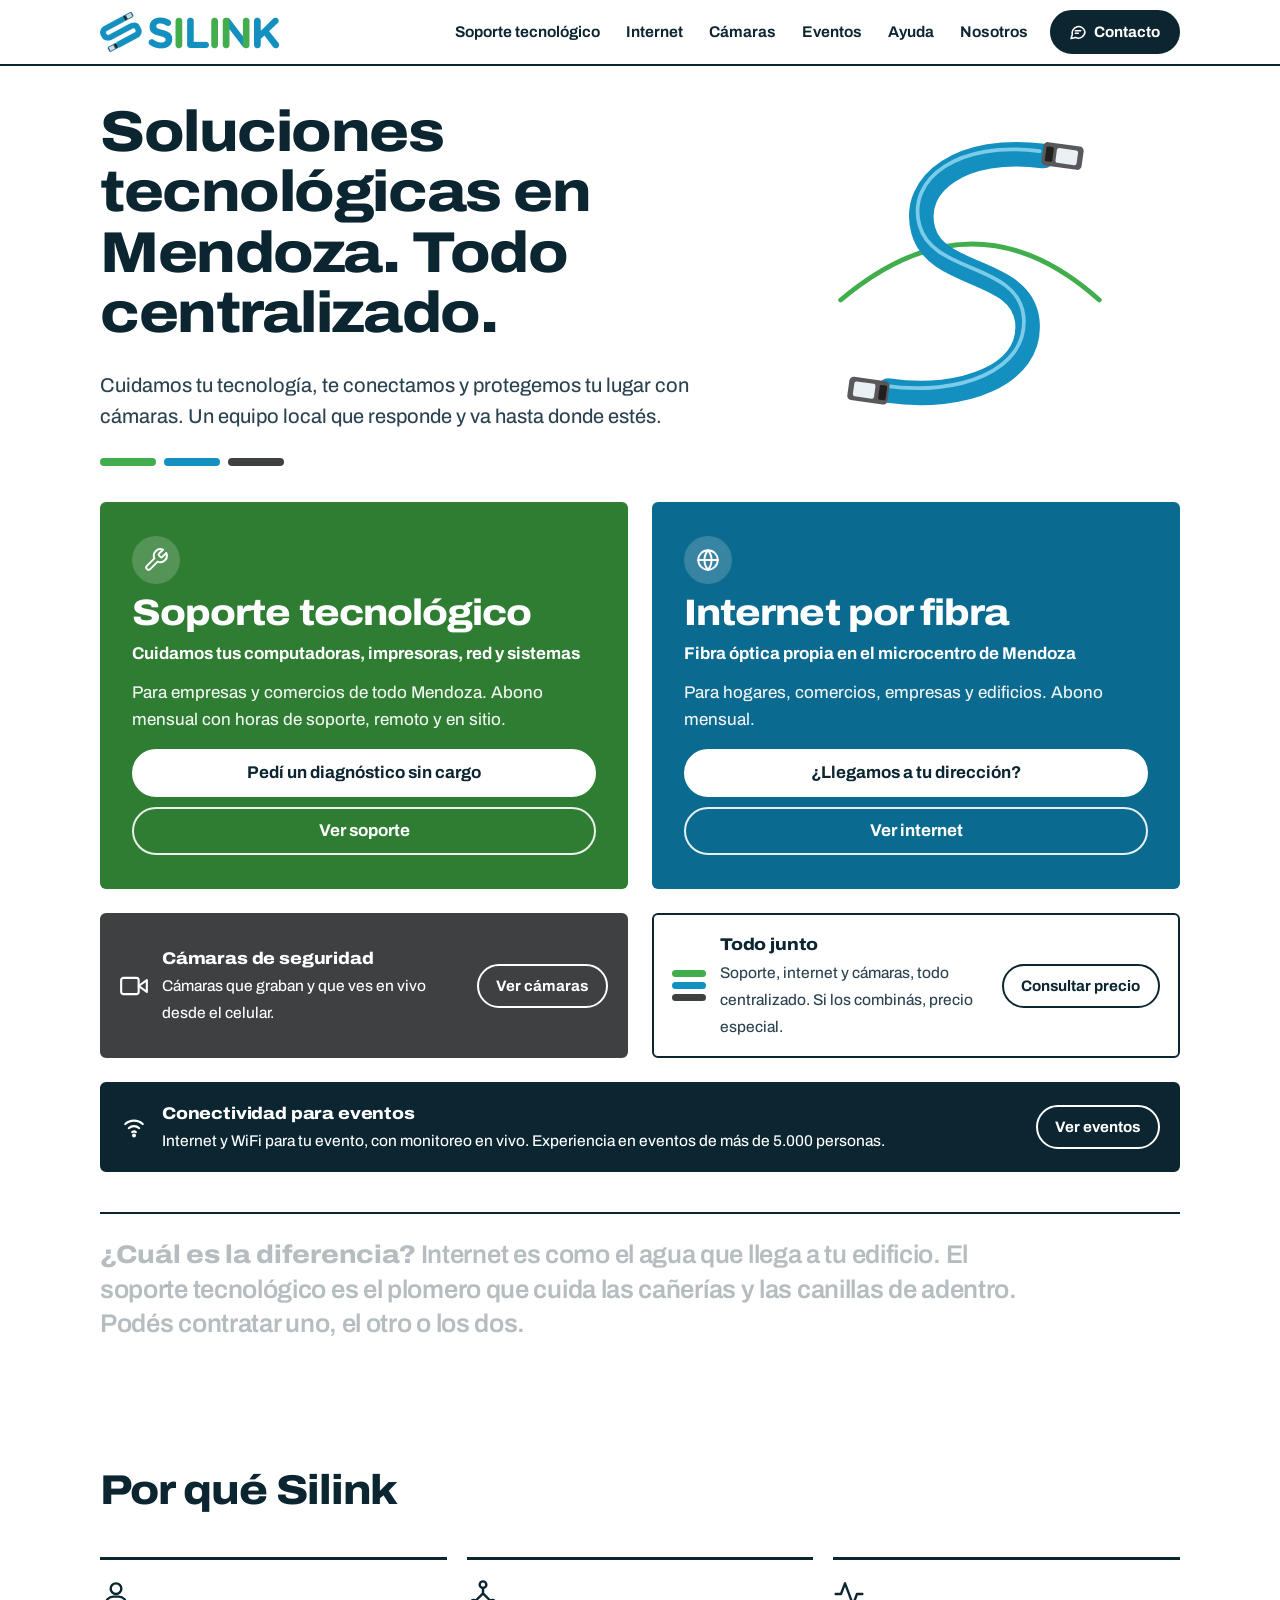
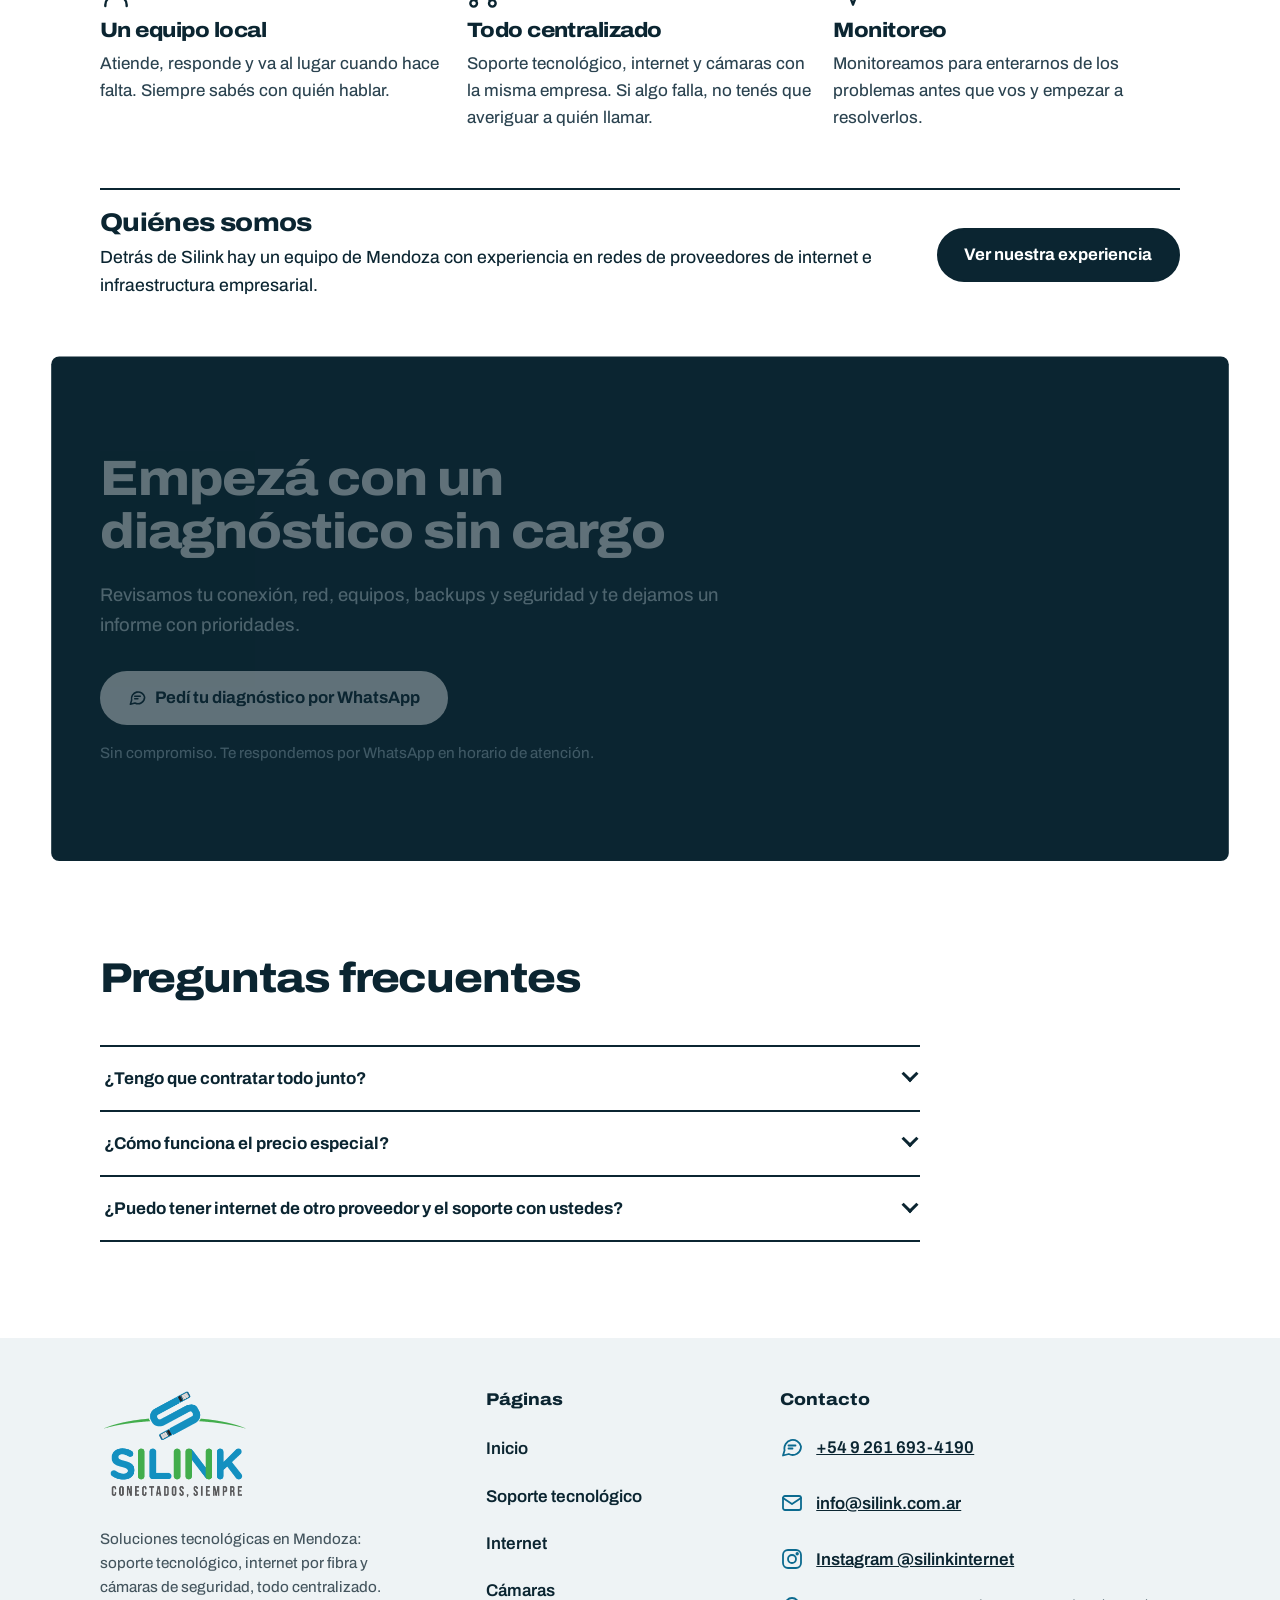
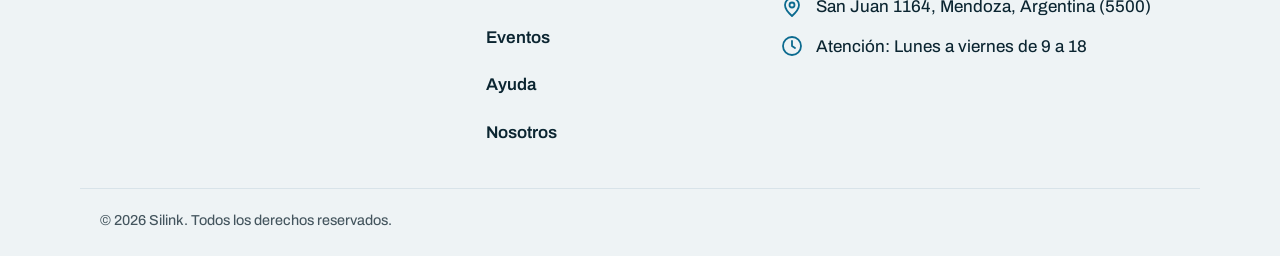
<file: index.html>
<!doctype html>
<html lang="es-AR">
<head>
  <meta charset="utf-8">
  <meta name="viewport" content="width=device-width, initial-scale=1">
  <title>Silink | Soporte, internet, cámaras y eventos en Mendoza</title>
  <meta name="description" content="Soluciones tecnológicas en Mendoza: soporte, internet por fibra en el microcentro, cámaras de seguridad y WiFi para eventos. Todo centralizado.">
  <meta name="theme-color" content="#0A2533">
  <link rel="canonical" href="https://silink.com.ar/">

  <link rel="icon" href="favicon.ico" sizes="48x48">
  <link rel="icon" type="image/png" sizes="32x32" href="assets/favicon-32.png">
  <link rel="apple-touch-icon" href="assets/apple-touch-icon.png">

  <meta property="og:type" content="website">
  <meta property="og:locale" content="es_AR">
  <meta property="og:site_name" content="Silink">
  <meta property="og:title" content="Silink | Soporte, internet, cámaras y eventos en Mendoza">
  <meta property="og:description" content="Soluciones tecnológicas en Mendoza: soporte, internet por fibra, cámaras de seguridad y WiFi para eventos. Todo centralizado.">
  <meta property="og:url" content="https://silink.com.ar/">
  <meta property="og:image" content="https://silink.com.ar/assets/og-image.png">
  <meta property="og:image:width" content="1200">
  <meta property="og:image:height" content="630">
  <meta property="og:image:alt" content="Silink: soluciones tecnológicas en Mendoza. Todo centralizado.">
  <meta name="twitter:card" content="summary_large_image">
  <meta name="twitter:title" content="Silink | Soporte, internet, cámaras y eventos en Mendoza">
  <meta name="twitter:description" content="Soluciones tecnológicas en Mendoza: soporte, internet por fibra, cámaras de seguridad y WiFi para eventos. Todo centralizado.">
  <meta name="twitter:image" content="https://silink.com.ar/assets/og-image.png">

  <link rel="preconnect" href="https://fonts.googleapis.com">
  <link rel="preconnect" href="https://fonts.gstatic.com" crossorigin>
  <link rel="stylesheet" href="https://fonts.googleapis.com/css2?family=Archivo:wdth,wght@62..125,100..900&display=swap">
  <link rel="stylesheet" href="css/styles.css">
  <link rel="stylesheet" href="css/marca.css">
  <script>document.documentElement.className += ' js';</script>
</head>
<body data-page="inicio" class="v2">
<script src="js/layout.js?v=20261127"></script>

<noscript>
  <p class="noscript">Para usar los botones activá JavaScript, o escribinos directo por WhatsApp: <a href="https://wa.me/5492616934190">+54 9 261 693-4190</a>. Páginas: <a href="soporte.html">Soporte tecnológico</a> · <a href="internet.html">Internet</a> · <a href="camaras.html">Cámaras</a> · <a href="eventos.html">Eventos</a> · <a href="ayuda.html">Ayuda</a> · <a href="nosotros.html">Nosotros</a>.</p>
</noscript>

<main id="contenido">

  <!-- 1. HERO -->
  <section id="inicio" class="hero" data-parallax aria-labelledby="hero-title">
    <div class="container hero__inner">
      <div class="hero__copy">
        <h1 id="hero-title">Soluciones tecnológicas en Mendoza. Todo centralizado.</h1>
        <p class="lead">Cuidamos tu tecnología, te conectamos y protegemos tu lugar con cámaras. Un equipo local que responde y va hasta donde estés.</p>
        <div class="strand" aria-hidden="true"><span class="strand__sup"></span><span class="strand__net"></span><span class="strand__cam"></span></div>
      </div>

      <!-- Cable en S (vectorial, inspirado en el isotipo). Decorativo: se dibuja una vez al cargar. -->
      <div class="cable" aria-hidden="true">
        <svg class="cable__v" viewBox="0 0 520 600" focusable="false">
          <path class="cable__arc" d="M20 330 Q270 120 505 330" fill="none" stroke="#42AD4C" stroke-width="9" stroke-linecap="round"/>
          <path class="cable__tube" pathLength="1" d="M400 60C250 40 150 110 175 200C200 290 360 270 370 370C380 470 250 520 110 500" fill="none" stroke="#1390C0" stroke-width="46" stroke-linecap="round"/>
          <path class="cable__shine" pathLength="1" d="M400 60C250 40 150 110 175 200C200 290 360 270 370 370C380 470 250 520 110 500" fill="none" stroke="#7CCBE9" stroke-width="7" stroke-linecap="round" transform="translate(-7 -9)"/>
          <g class="cable__plug" transform="rotate(8 436 60)"><rect x="398" y="38" width="76" height="44" rx="8" fill="#59595B"/><rect x="404" y="46" width="14" height="28" rx="3" fill="#221F1F"/><rect x="424" y="46" width="40" height="28" rx="4" fill="#EAF1F4"/></g>
          <g class="cable__plug" transform="rotate(8 72 500)"><rect x="34" y="478" width="76" height="44" rx="8" fill="#59595B"/><rect x="92" y="486" width="14" height="28" rx="3" fill="#221F1F"/><rect x="44" y="486" width="40" height="28" rx="4" fill="#EAF1F4"/></g>
        </svg>
        <svg class="cable__h" viewBox="0 0 600 150" focusable="false">
          <path class="cable__arc" d="M10 120 Q300 -10 590 120" fill="none" stroke="#42AD4C" stroke-width="6" stroke-linecap="round"/>
          <path class="cable__tube" pathLength="1" d="M90 95C190 95 210 40 300 48C390 56 380 110 470 105C505 103 520 75 530 72" fill="none" stroke="#1390C0" stroke-width="26" stroke-linecap="round"/>
          <path class="cable__shine" pathLength="1" d="M90 95C190 95 210 40 300 48C390 56 380 110 470 105C505 103 520 75 530 72" fill="none" stroke="#7CCBE9" stroke-width="5" stroke-linecap="round" transform="translate(-3 -5)"/>
          <g class="cable__plug"><rect x="18" y="78" width="76" height="34" rx="7" fill="#59595B"/><rect x="78" y="84" width="10" height="22" rx="2" fill="#221F1F"/><rect x="26" y="84" width="40" height="22" rx="3" fill="#EAF1F4"/></g>
          <g class="cable__plug" transform="rotate(-6 560 72)"><rect x="522" y="55" width="76" height="34" rx="7" fill="#59595B"/><rect x="526" y="61" width="10" height="22" rx="2" fill="#221F1F"/><rect x="544" y="61" width="42" height="22" rx="3" fill="#EAF1F4"/></g>
        </svg>
      </div>
    </div>
  </section>

  <!-- 2. LAS DOS PUERTAS -->
  <section id="servicios" class="section section--doors" aria-label="Nuestros servicios">
    <div class="container">
      <div class="doors">
        <article class="door door--sup" data-fx="left" aria-labelledby="door-sup">
          <span class="icon-badge icon-badge--green"><svg class="ico"><use href="#i-wrench"/></svg></span>
          <h2 id="door-sup">Soporte tecnológico</h2>
          <p class="tagline" data-bind="textos.bajadaSoporte">Cuidamos tus computadoras, impresoras, red y sistemas</p>
          <p class="door__for">Para empresas y comercios de todo Mendoza. Abono mensual con horas de soporte, remoto y en sitio.</p>
          <div class="door__actions">
            <a class="btn btn--blue btn--block" data-wa="diagnostico" href="#contacto">Pedí un diagnóstico sin cargo</a>
            <a class="btn btn--outline btn--block" href="soporte.html">Ver soporte</a>
          </div>
        </article>

        <article class="door door--net" data-fx="right" aria-labelledby="door-net">
          <span class="icon-badge icon-badge--blue"><svg class="ico"><use href="#i-globe"/></svg></span>
          <h2 id="door-net">Internet por fibra</h2>
          <p class="tagline tagline--net">Fibra óptica propia en el microcentro de Mendoza</p>
          <p class="door__for">Para hogares, comercios, empresas y edificios. Abono mensual.</p>
          <div class="door__actions">
            <a class="btn btn--blue btn--block" href="internet.html#cobertura">¿Llegamos a tu dirección?</a>
            <a class="btn btn--outline btn--block" href="internet.html">Ver internet</a>
          </div>
        </article>
      </div>

      <div class="strips">
        <a class="strip-link strip-link--cam" data-fx="up" href="camaras.html">
          <svg class="ico" aria-hidden="true"><use href="#i-camera"/></svg>
          <div><strong>Cámaras de seguridad</strong><span>Cámaras que graban y que ves en vivo desde el celular.</span></div>
          <span class="btn btn--outline btn--sm">Ver cámaras</span>
        </a>
        <a class="strip-link strip-link--all" data-fx="up" style="--d:120ms" href="#contacto" data-wa="todoEnUno" data-wa-tel="internet">
          <span class="strand strand--stack" aria-hidden="true"><span class="strand__sup"></span><span class="strand__net"></span><span class="strand__cam"></span></span>
          <div><strong>Todo junto</strong><span>Soporte, internet y cámaras, todo centralizado. Si los combinás, precio especial.</span></div>
          <span class="btn btn--outline btn--sm">Consultar precio</span>
        </a>
        <a class="strip-link strip-link--events" data-fx="up" style="--d:240ms" href="eventos.html">
          <svg class="ico" aria-hidden="true"><use href="#i-wifi"/></svg>
          <div><strong>Conectividad para eventos</strong><span>Internet y WiFi para tu evento, con monitoreo en vivo. Experiencia en eventos de más de 5.000 personas.</span></div>
          <span class="btn btn--outline btn--sm">Ver eventos</span>
        </a>
      </div>

      <!-- La diferencia -->
      <p class="analogy" data-words><strong>¿Cuál es la diferencia?</strong> Internet es como el agua que llega a tu edificio. El soporte tecnológico es el plomero que cuida las cañerías y las canillas de adentro. Podés contratar uno, el otro o los dos.</p>
    </div>
  </section>

  <!-- 4. POR QUÉ SILINK -->
  <section id="por-que" class="section" aria-labelledby="por-que-title">
    <div class="container">
      <header class="section__head">
        <h2 id="por-que-title">Por qué Silink</h2>
      </header>
      <div class="grid grid--stack3" data-fx-stagger>
        <article class="card service">
          <span class="icon-badge icon-badge--blue"><svg class="ico"><use href="#i-user"/></svg></span>
          <h3>Un equipo local</h3>
          <p>Atiende, responde y va al lugar cuando hace falta. Siempre sabés con quién hablar.</p>
        </article>
        <article class="card service">
          <span class="icon-badge icon-badge--blue"><svg class="ico"><use href="#i-network"/></svg></span>
          <h3>Todo centralizado</h3>
          <p>Soporte tecnológico, internet y cámaras con la misma empresa. Si algo falla, no tenés que averiguar a quién llamar.</p>
        </article>
        <article class="card service">
          <span class="icon-badge icon-badge--blue"><svg class="ico"><use href="#i-pulse"/></svg></span>
          <h3>Monitoreo</h3>
          <p>Monitoreamos para enterarnos de los problemas antes que vos y empezar a resolverlos.</p>
        </article>
      </div>

      <!-- Quiénes somos (adelanto) -->
      <div id="nosotros-adelanto" class="services-close">
        <div>
          <h3 id="adelanto-title" class="adelanto__title">Quiénes somos</h3>
          <p>Detrás de Silink hay un equipo de Mendoza con experiencia en redes de proveedores de internet e infraestructura empresarial.</p>
        </div>
        <a class="btn btn--blue btn--lg" href="nosotros.html">Ver nuestra experiencia</a>
      </div>
    </div>
  </section>

  <!-- 6. LLAMADO FINAL -->
  <section id="diagnostico" class="cta" data-scrub aria-labelledby="cta-title">
    <div class="container cta__inner">
      <h2 id="cta-title">Empezá con un diagnóstico sin cargo</h2>
      <p>Revisamos tu conexión, red, equipos, backups y seguridad y te dejamos un informe con prioridades.</p>
      <a class="btn btn--wa btn--lg" data-wa="diagnostico" href="#contacto">Pedí tu diagnóstico por WhatsApp</a>
      <p class="cta__small">Sin compromiso. Te respondemos por WhatsApp en horario de atención.</p>
    </div>
  </section>

  <!-- 10. PREGUNTAS FRECUENTES -->
  <section id="preguntas" class="section" aria-labelledby="faq-title">
    <div class="container container--narrow">
      <header class="section__head">
        <h2 id="faq-title">Preguntas frecuentes</h2>
      </header>
      <div class="faq">
        <details>
          <summary>¿Tengo que contratar todo junto?</summary>
          <p>No. Soporte tecnológico, internet y cámaras se pueden contratar por separado o juntos. Si los combinás, tenés un precio especial.</p>
        </details>
        <details>
          <summary>¿Cómo funciona el precio especial?</summary>
          <p>Contanos qué necesitás. Armamos cada propuesta según los servicios que combines.</p>
        </details>
        <details>
          <summary>¿Puedo tener internet de otro proveedor y el soporte con ustedes?</summary>
          <p>Sí. El soporte tecnológico funciona con cualquier proveedor de internet.</p>
        </details>
      </div>
    </div>
  </section>

</main>

<script src="js/config.js?v=20261127"></script>
<script src="js/main.js?v=20261127"></script>
</body>
</html>
</file>
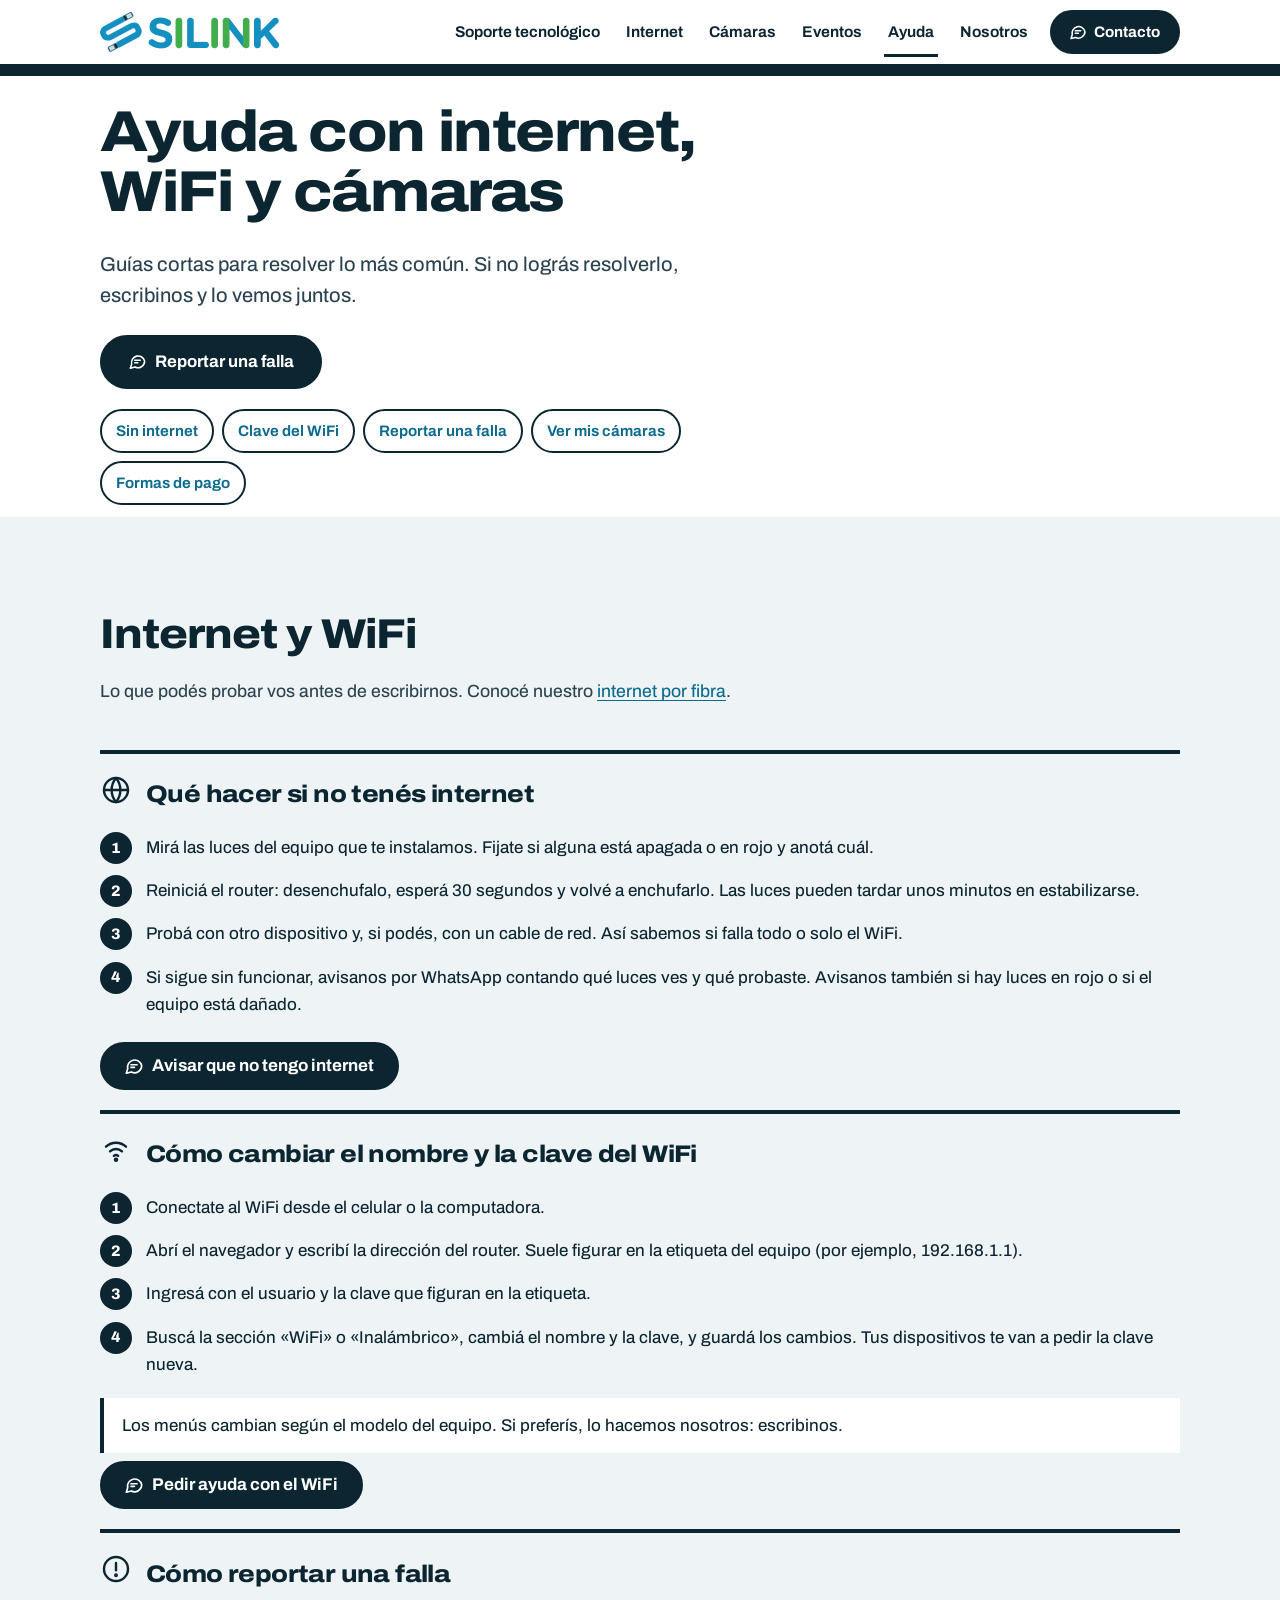
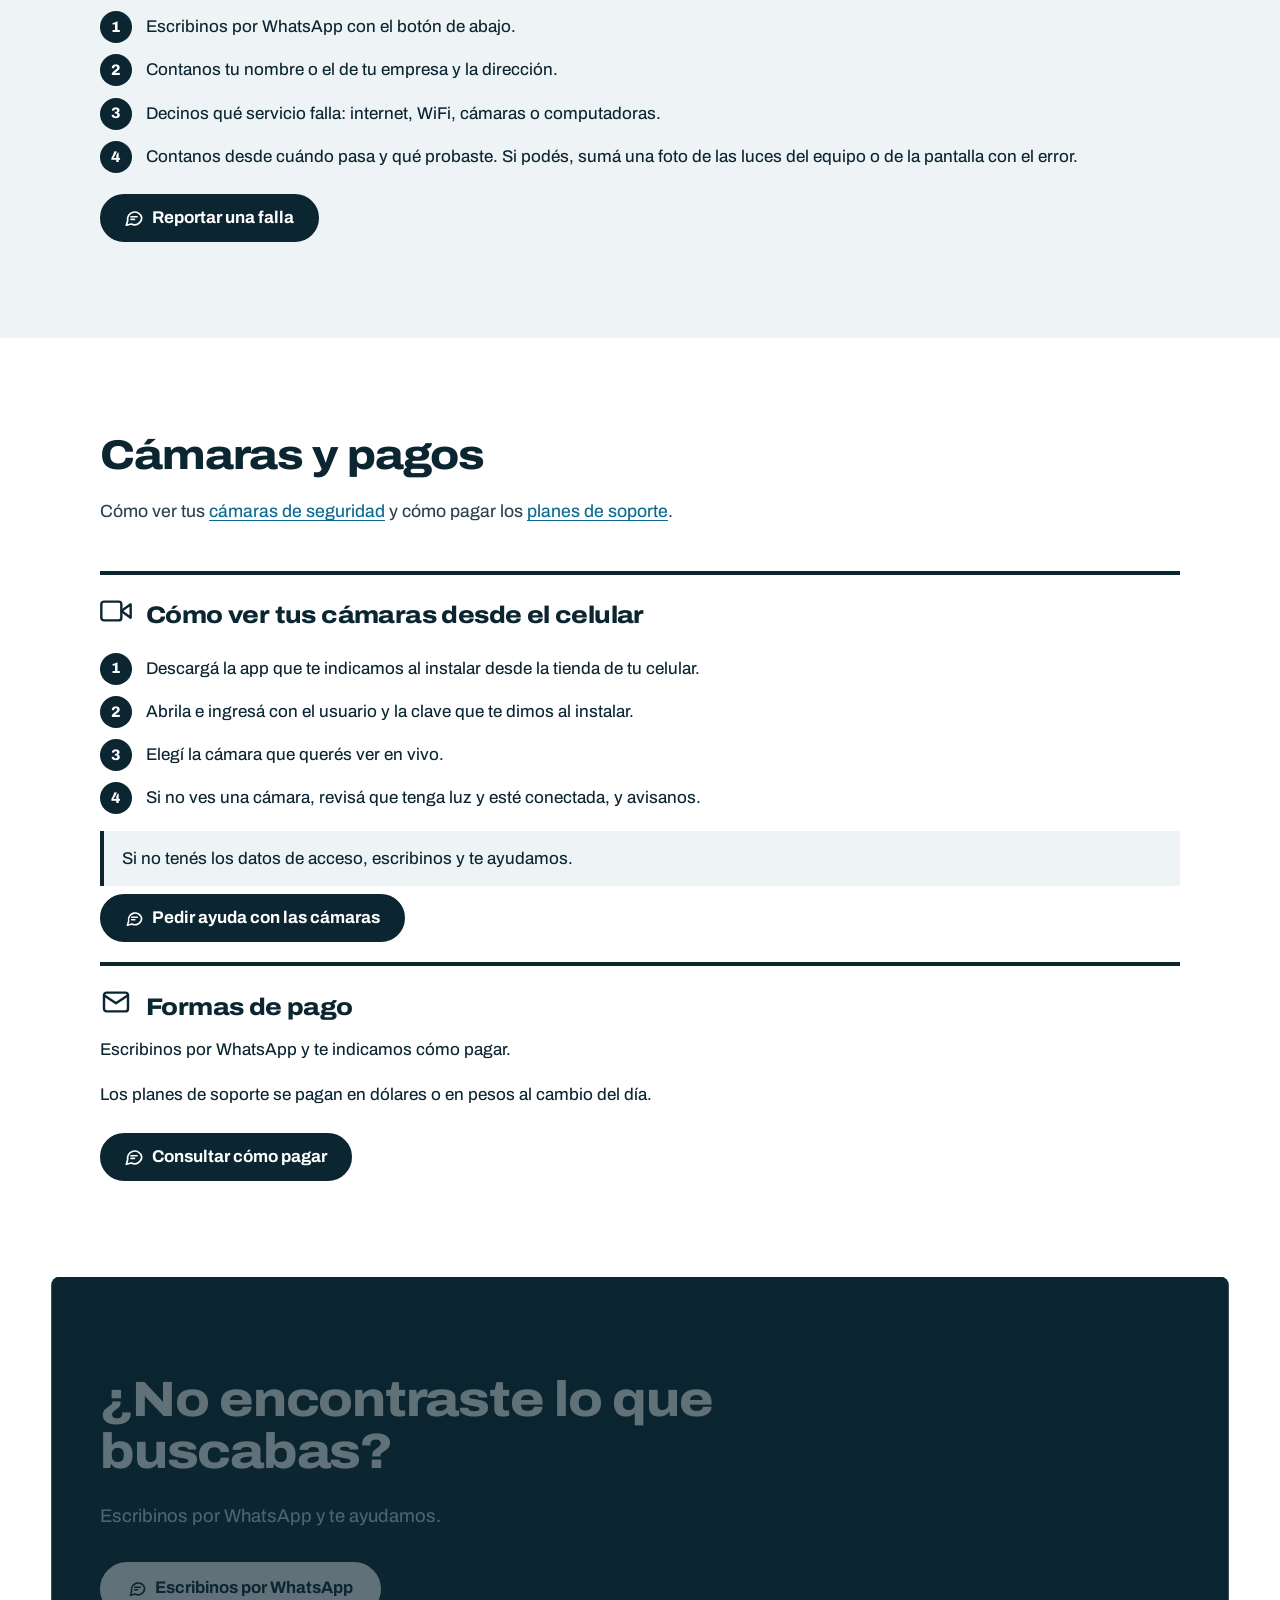
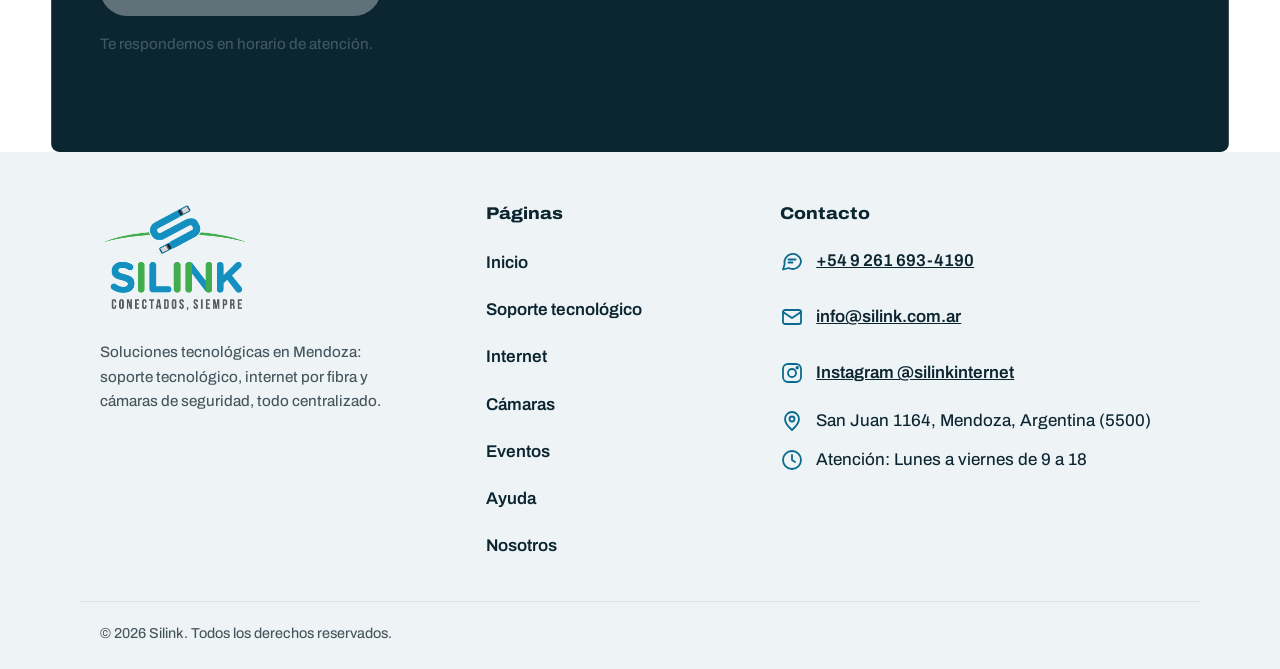
<file: ayuda.html>
<!doctype html>
<html lang="es-AR">
<head>
  <meta charset="utf-8">
  <meta name="viewport" content="width=device-width, initial-scale=1">
  <title>Ayuda: internet, WiFi y cámaras | Silink</title>
  <meta name="description" content="Guías cortas: qué hacer si no tenés internet, cómo cambiar la clave del WiFi, cómo reportar una falla y cómo ver tus cámaras desde el celular.">
  <meta name="theme-color" content="#0A2533">
  <link rel="canonical" href="https://silink.com.ar/ayuda.html">

  <link rel="icon" href="favicon.ico" sizes="48x48">
  <link rel="icon" type="image/png" sizes="32x32" href="assets/favicon-32.png">
  <link rel="apple-touch-icon" href="assets/apple-touch-icon.png">

  <meta property="og:type" content="website">
  <meta property="og:locale" content="es_AR">
  <meta property="og:site_name" content="Silink">
  <meta property="og:title" content="Ayuda: internet, WiFi y cámaras | Silink">
  <meta property="og:description" content="Guías cortas para resolver lo más común y cómo reportar una falla por WhatsApp.">
  <meta property="og:url" content="https://silink.com.ar/ayuda.html">
  <meta property="og:image" content="https://silink.com.ar/assets/og-image.png">
  <meta property="og:image:width" content="1200">
  <meta property="og:image:height" content="630">
  <meta property="og:image:alt" content="Silink: internet, soporte tecnológico y cámaras de seguridad en Mendoza">
  <meta name="twitter:card" content="summary_large_image">
  <meta name="twitter:title" content="Ayuda: internet, WiFi y cámaras | Silink">
  <meta name="twitter:description" content="Guías cortas para resolver lo más común y cómo reportar una falla por WhatsApp.">
  <meta name="twitter:image" content="https://silink.com.ar/assets/og-image.png">

  <link rel="preconnect" href="https://fonts.googleapis.com">
  <link rel="preconnect" href="https://fonts.gstatic.com" crossorigin>
  <link rel="stylesheet" href="https://fonts.googleapis.com/css2?family=Archivo:wdth,wght@62..125,100..900&display=swap">
  <link rel="stylesheet" href="css/styles.css">
  <link rel="stylesheet" href="css/marca.css">
  <script>document.documentElement.className += ' js';</script>
</head>
<body data-page="ayuda" class="v2">
<script src="js/layout.js?v=20261127"></script>

<noscript>
  <p class="noscript">Para usar los botones activá JavaScript, o escribinos directo por WhatsApp: <a href="https://wa.me/5492616934190">+54 9 261 693-4190</a>.</p>
</noscript>

<main id="contenido">

  <!-- HERO -->
  <section class="hero hero--page" data-parallax aria-labelledby="hero-title">
    <div class="container hero__inner">
      <div class="hero__copy">
        <h1 id="hero-title">Ayuda con internet, WiFi y cámaras</h1>
        <p class="lead">Guías cortas para resolver lo más común. Si no lográs resolverlo, escribinos y lo vemos juntos.</p>
        <div class="hero__actions">
          <a class="btn btn--wa btn--lg" data-wa="falla" href="#contacto">Reportar una falla</a>
        </div>
        <ul class="quicknav" aria-label="Guías">
          <li><a href="#sin-internet">Sin internet</a></li>
          <li><a href="#wifi">Clave del WiFi</a></li>
          <li><a href="#reportar">Reportar una falla</a></li>
          <li><a href="#camaras">Ver mis cámaras</a></li>
          <li><a href="#pagos">Formas de pago</a></li>
        </ul>
      </div>
    </div>
  </section>

  <!-- GUÍAS -->
  <section id="guias-internet" class="section section--soft" aria-labelledby="guias-internet-title">
    <div class="container container--narrow">
      <div class="section__head">
        <h2 id="guias-internet-title">Internet y WiFi</h2>
        <p>Lo que podés probar vos antes de escribirnos. Conocé nuestro <a href="internet.html">internet por fibra</a>.</p>
      </div>
      <div class="guides" data-fx-stagger>

        <article id="sin-internet" class="guide" aria-labelledby="g1-title">
          <div class="guide__head">
            <span class="icon-badge icon-badge--blue"><svg class="ico"><use href="#i-globe"/></svg></span>
            <h3 id="g1-title">Qué hacer si no tenés internet</h3>
          </div>
          <ol class="guide__steps">
            <li>Mirá las luces del equipo que te instalamos. Fijate si alguna está apagada o en rojo y anotá cuál.</li>
            <li>Reiniciá el router: desenchufalo, esperá 30 segundos y volvé a enchufarlo. Las luces pueden tardar unos minutos en estabilizarse.</li>
            <li>Probá con otro dispositivo y, si podés, con un cable de red. Así sabemos si falla todo o solo el WiFi.</li>
            <li>Si sigue sin funcionar, avisanos por WhatsApp contando qué luces ves y qué probaste. Avisanos también si hay luces en rojo o si el equipo está dañado.</li>
          </ol>
          <a class="btn btn--wa" data-wa="sinInternet" data-wa-tel="internet" href="#contacto">Avisar que no tengo internet</a>
        </article>

        <article id="wifi" class="guide" aria-labelledby="g2-title">
          <div class="guide__head">
            <span class="icon-badge icon-badge--blue"><svg class="ico"><use href="#i-wifi"/></svg></span>
            <h3 id="g2-title">Cómo cambiar el nombre y la clave del WiFi</h3>
          </div>
          <ol class="guide__steps">
            <li>Conectate al WiFi desde el celular o la computadora.</li>
            <li>Abrí el navegador y escribí la dirección del router. Suele figurar en la etiqueta del equipo (por ejemplo, 192.168.1.1).</li>
            <li>Ingresá con el usuario y la clave que figuran en la etiqueta.</li>
            <li>Buscá la sección «WiFi» o «Inalámbrico», cambiá el nombre y la clave, y guardá los cambios. Tus dispositivos te van a pedir la clave nueva.</li>
          </ol>
          <div class="callout"><p>Los menús cambian según el modelo del equipo. Si preferís, lo hacemos nosotros: escribinos.</p></div>
          <a class="btn btn--wa" data-wa="ayudaWifi" data-wa-tel="internet" href="#contacto">Pedir ayuda con el WiFi</a>
        </article>

        <article id="reportar" class="guide" aria-labelledby="g3-title">
          <div class="guide__head">
            <span class="icon-badge icon-badge--blue"><svg class="ico"><use href="#i-alert"/></svg></span>
            <h3 id="g3-title">Cómo reportar una falla</h3>
          </div>
          <ol class="guide__steps">
            <li>Escribinos por WhatsApp con el botón de abajo.</li>
            <li>Contanos tu nombre o el de tu empresa y la dirección.</li>
            <li>Decinos qué servicio falla: internet, WiFi, cámaras o computadoras.</li>
            <li>Contanos desde cuándo pasa y qué probaste. Si podés, sumá una foto de las luces del equipo o de la pantalla con el error.</li>
          </ol>
          <a class="btn btn--wa" data-wa="falla" href="#contacto">Reportar una falla</a>
        </article>

      </div>
    </div>
  </section>

  <!-- GUÍAS: cámaras y pagos -->
  <section id="guias-camaras" class="section" aria-labelledby="guias-camaras-title">
    <div class="container container--narrow">
      <div class="section__head">
        <h2 id="guias-camaras-title">Cámaras y pagos</h2>
        <p>Cómo ver tus <a href="camaras.html">cámaras de seguridad</a> y cómo pagar los <a href="soporte.html#planes">planes de soporte</a>.</p>
      </div>
      <div class="guides" data-fx-stagger>

        <article id="camaras" class="guide" aria-labelledby="g4-title">
          <div class="guide__head">
            <span class="icon-badge icon-badge--blue"><svg class="ico"><use href="#i-camera"/></svg></span>
            <h3 id="g4-title">Cómo ver tus cámaras desde el celular</h3>
          </div>
          <ol class="guide__steps">
            <li>Descargá <span data-bind="ayuda.appCamaras">la app que te indicamos al instalar</span> desde la tienda de tu celular.</li>
            <li>Abrila e ingresá con el usuario y la clave que te dimos al instalar.</li>
            <li>Elegí la cámara que querés ver en vivo.</li>
            <li>Si no ves una cámara, revisá que tenga luz y esté conectada, y avisanos.</li>
          </ol>
          <div class="callout"><p>Si no tenés los datos de acceso, escribinos y te ayudamos.</p></div>
          <a class="btn btn--wa" data-wa="ayudaCamaras" data-wa-tel="internet" href="#contacto">Pedir ayuda con las cámaras</a>
        </article>

        <article id="pagos" class="guide" aria-labelledby="g5-title">
          <div class="guide__head">
            <span class="icon-badge icon-badge--blue"><svg class="ico"><use href="#i-mail"/></svg></span>
            <h3 id="g5-title">Formas de pago</h3>
          </div>
          <ul id="pagos-lista" class="checklist" hidden></ul>
          <p id="pagos-vacio">Escribinos por WhatsApp y te indicamos cómo pagar.</p>
          <p>Los planes de soporte se pagan en dólares o en pesos al cambio del día.</p>
          <a class="btn btn--wa" data-wa="ayudaPagos" href="#contacto">Consultar cómo pagar</a>
        </article>

      </div>
    </div>
  </section>

  <!-- LLAMADO FINAL -->
  <section class="cta" data-scrub aria-labelledby="cta-title">
    <div class="container cta__inner">
      <h2 id="cta-title">¿No encontraste lo que buscabas?</h2>
      <p>Escribinos por WhatsApp y te ayudamos.</p>
      <a class="btn btn--wa btn--lg" data-wa="consulta" href="#contacto">Escribinos por WhatsApp</a>
      <p class="cta__small">Te respondemos en horario de atención.</p>
    </div>
  </section>

</main>

<script src="js/config.js?v=20261127"></script>
<script src="js/main.js?v=20261127"></script>
</body>
</html>
</file>
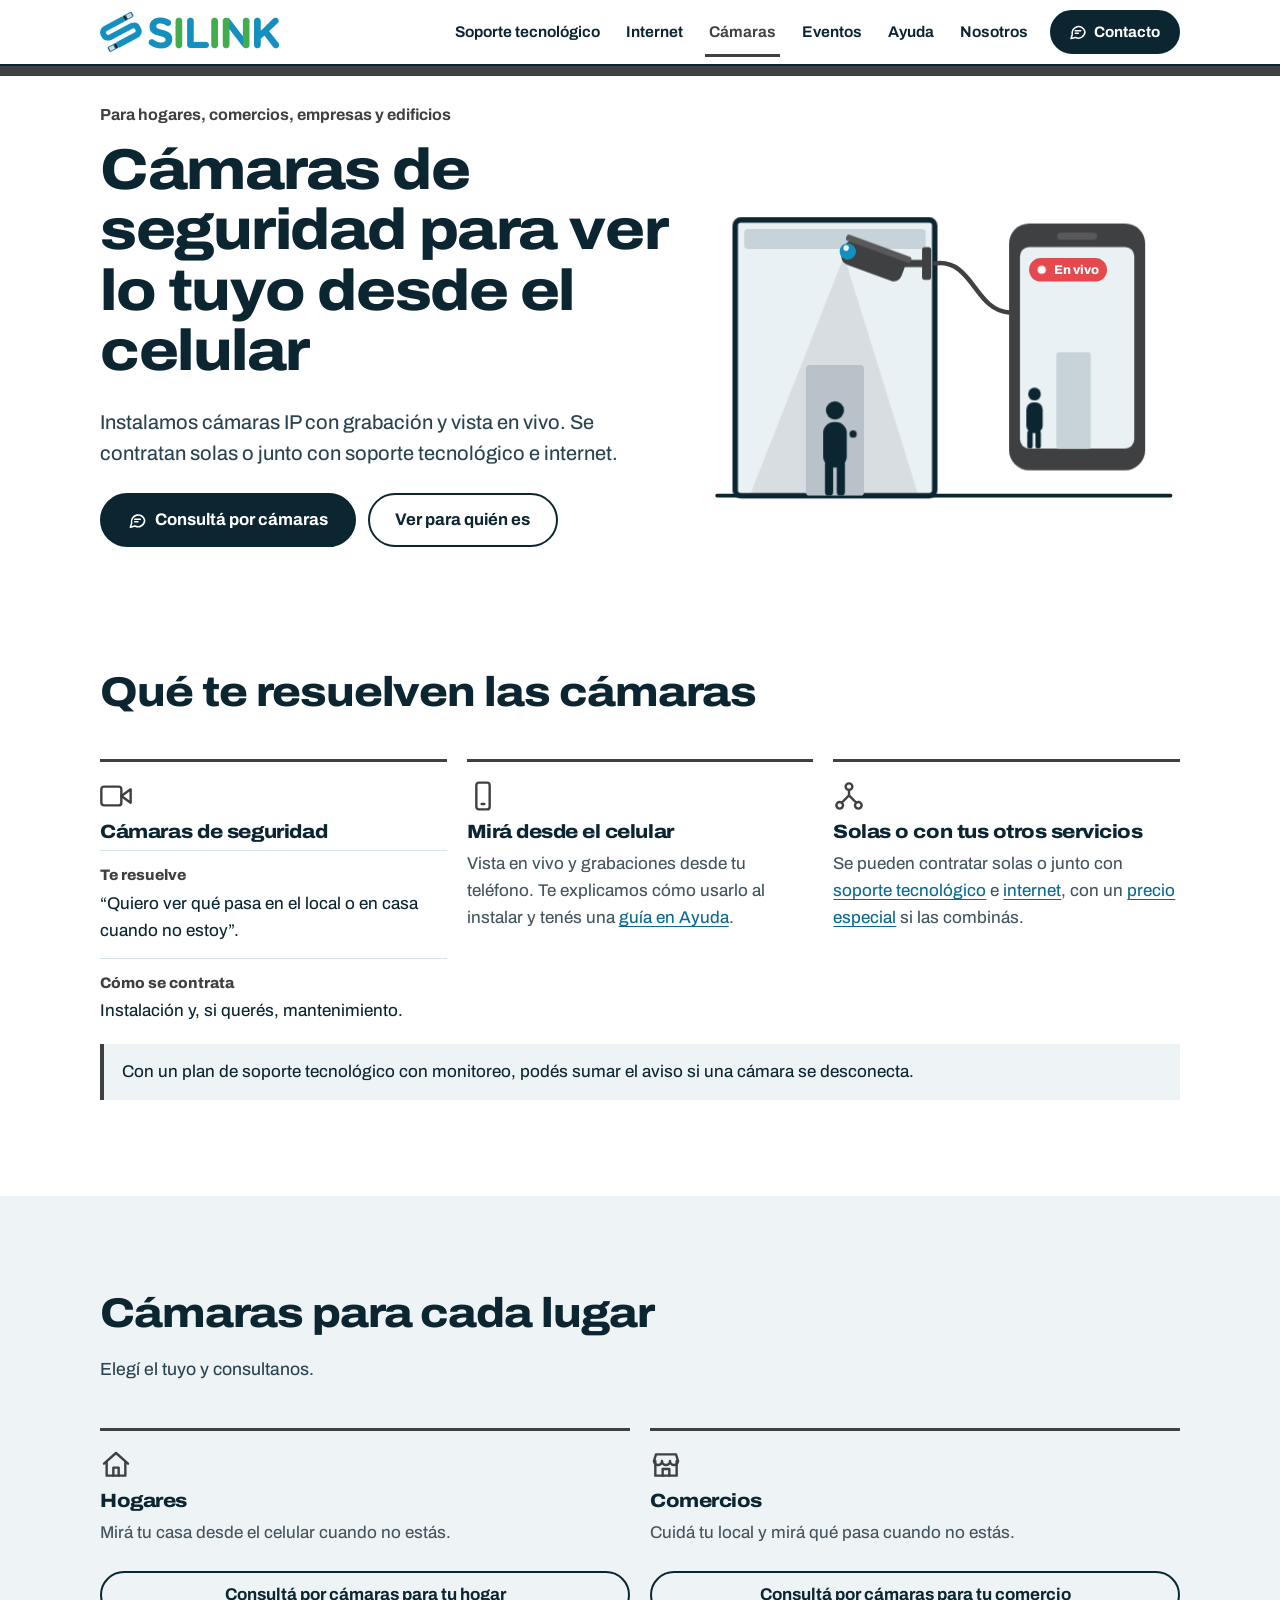
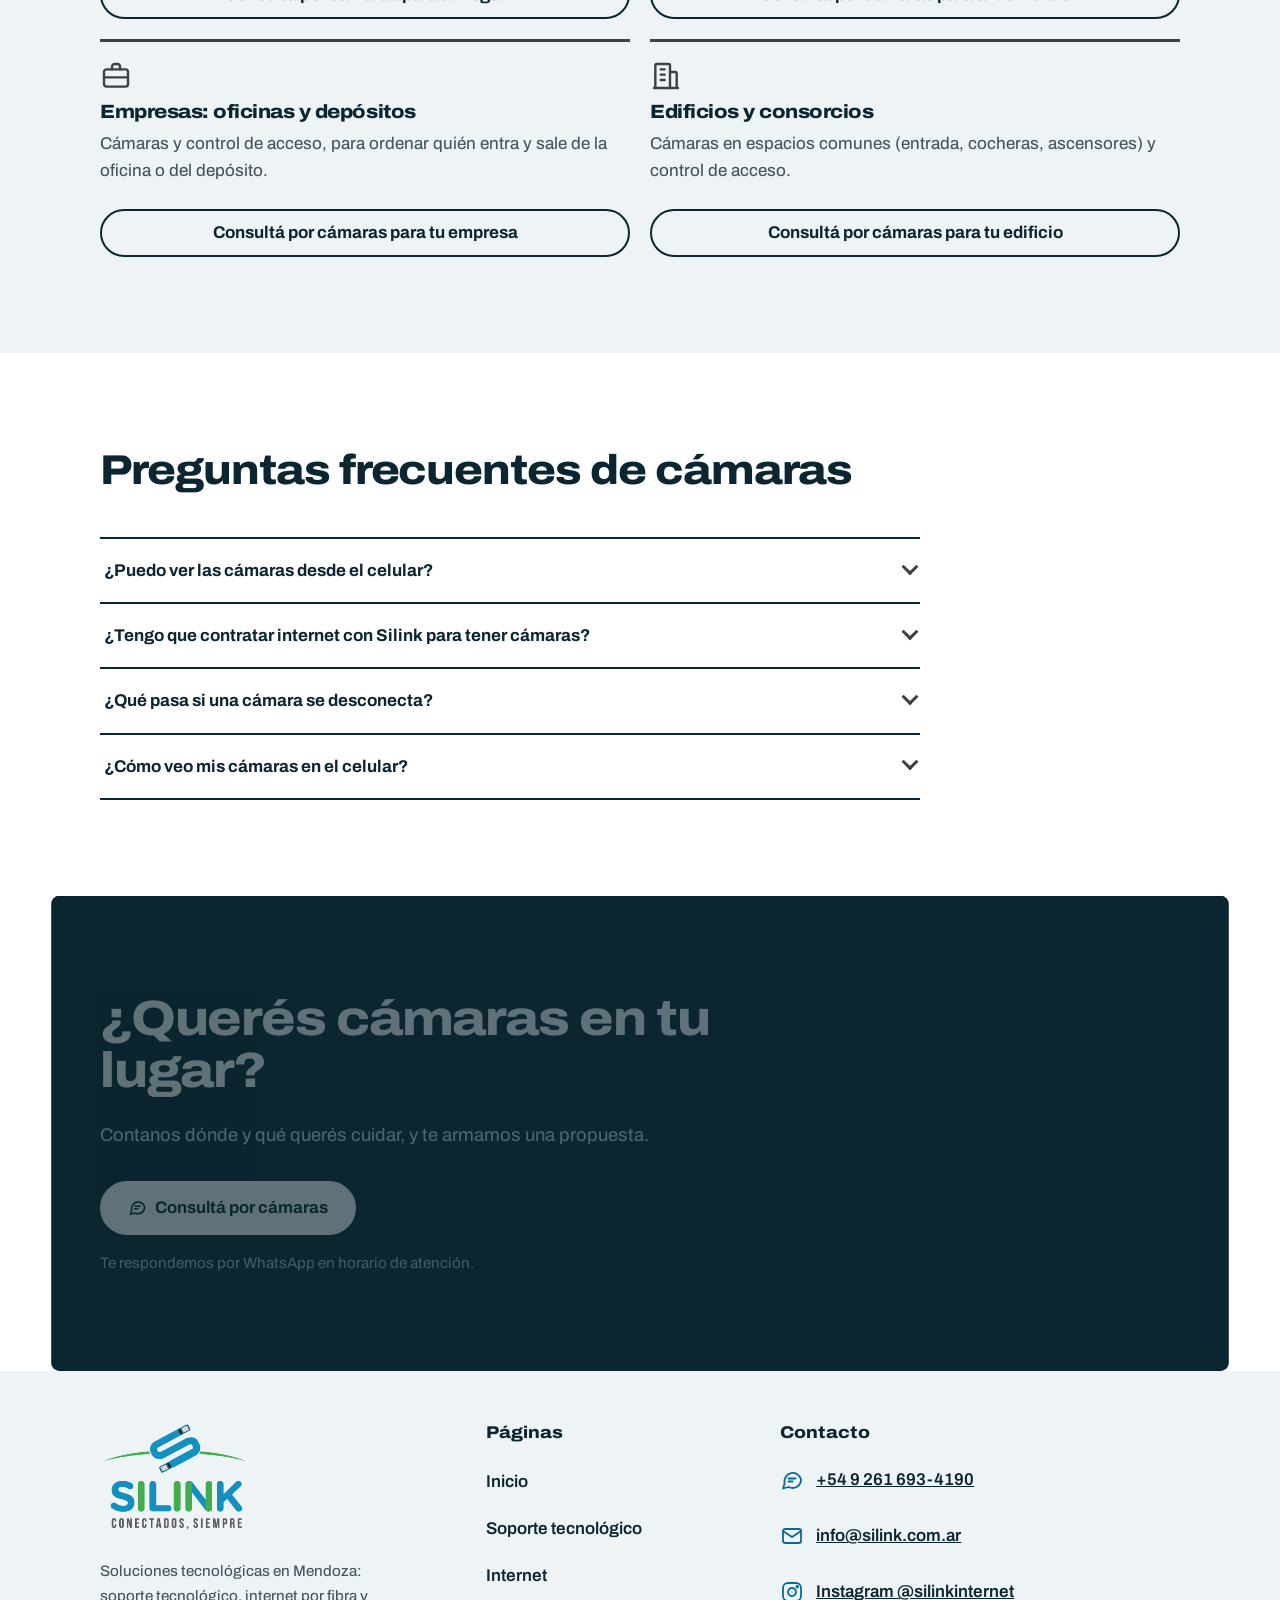
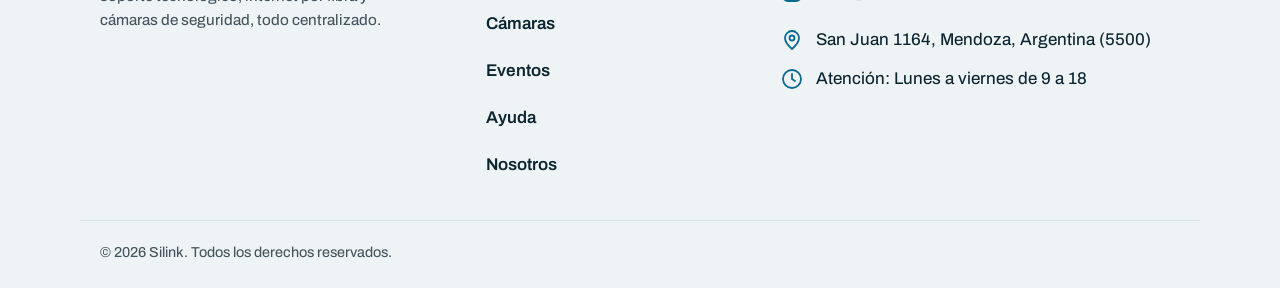
<file: camaras.html>
<!doctype html>
<html lang="es-AR">
<head>
  <meta charset="utf-8">
  <meta name="viewport" content="width=device-width, initial-scale=1">
  <title>Cámaras de seguridad en Mendoza | Silink</title>
  <meta name="description" content="Instalación de cámaras IP con grabación y vista en vivo desde el celular, para hogares, comercios, empresas y espacios comunes de edificios en Mendoza.">
  <meta name="theme-color" content="#0A2533">
  <link rel="canonical" href="https://silink.com.ar/camaras.html">

  <link rel="icon" href="favicon.ico" sizes="48x48">
  <link rel="icon" type="image/png" sizes="32x32" href="assets/favicon-32.png">
  <link rel="apple-touch-icon" href="assets/apple-touch-icon.png">

  <meta property="og:type" content="website">
  <meta property="og:locale" content="es_AR">
  <meta property="og:site_name" content="Silink">
  <meta property="og:title" content="Cámaras de seguridad en Mendoza | Silink">
  <meta property="og:description" content="Cámaras que graban y que ves en vivo desde el celular, para hogares, comercios, empresas y edificios.">
  <meta property="og:url" content="https://silink.com.ar/camaras.html">
  <meta property="og:image" content="https://silink.com.ar/assets/og-image.png">
  <meta property="og:image:width" content="1200">
  <meta property="og:image:height" content="630">
  <meta property="og:image:alt" content="Silink: soluciones tecnológicas en Mendoza. Todo centralizado.">
  <meta name="twitter:card" content="summary_large_image">
  <meta name="twitter:title" content="Cámaras de seguridad en Mendoza | Silink">
  <meta name="twitter:description" content="Cámaras que graban y que ves en vivo desde el celular, para hogares, comercios, empresas y edificios.">
  <meta name="twitter:image" content="https://silink.com.ar/assets/og-image.png">

  <link rel="preconnect" href="https://fonts.googleapis.com">
  <link rel="preconnect" href="https://fonts.gstatic.com" crossorigin>
  <link rel="stylesheet" href="https://fonts.googleapis.com/css2?family=Archivo:wdth,wght@62..125,100..900&display=swap">
  <link rel="stylesheet" href="css/styles.css">
  <link rel="stylesheet" href="css/marca.css">
  <script>document.documentElement.className += ' js';</script>
</head>
<body data-page="camaras" class="v2">
<script src="js/layout.js?v=20261127"></script>

<noscript>
  <p class="noscript">Para usar los botones activá JavaScript, o escribinos directo por WhatsApp: <a href="https://wa.me/5492616934190">+54 9 261 693-4190</a>.</p>
</noscript>

<main id="contenido">

  <!-- HERO -->
  <section class="hero hero--page hero--art" data-parallax aria-labelledby="hero-title">
    <div class="container hero__inner">
      <div class="hero__copy">
        <p class="eyebrow">Para hogares, comercios, empresas y edificios</p>
        <h1 id="hero-title">Cámaras de seguridad para ver lo tuyo desde el celular</h1>
        <p class="lead">Instalamos cámaras IP con grabación y vista en vivo. Se contratan solas o junto con soporte tecnológico e internet.</p>
        <div class="hero__actions">
          <a class="btn btn--wa btn--lg" data-wa="camaras" data-wa-tel="internet" href="#contacto">Consultá por cámaras</a>
          <a class="btn btn--ghost btn--lg" href="#para-quien">Ver para quién es</a>
        </div>
      </div>

      <!-- Cámara que ve la puerta de un local y manda la imagen al celular. Decorativo, se anima una sola vez. -->
      <div class="hero__art" aria-hidden="true">
        <svg class="art-anim cam-art" viewBox="0 0 520 400" focusable="false">
          <!-- suelo -->
          <path class="sd" pathLength="1" d="M10 380 H510" fill="none" stroke="#0B2531" stroke-width="4" stroke-linecap="round" style="--d:0s;--t:.7s"/>
          <!-- local: frente, cartel y puerta -->
          <rect class="sf" x="30" y="76" width="220" height="304" rx="6" fill="#EAF1F4" stroke="#0B2531" stroke-width="6" style="--d:.1s"/>
          <rect class="sf" x="40" y="86" width="200" height="22" rx="4" fill="#C7D3D9" style="--d:.15s"/>
          <rect class="sf" x="108" y="236" width="64" height="144" rx="4" fill="#C7D3D9" style="--d:.2s"/>
          <circle class="sf" cx="160" cy="312" r="4" fill="#0B2531" style="--d:.2s"/>
          <!-- campo de visión de la cámara -->
          <path class="sy" d="M150 116 L46 380 H232 Z" fill="#3F4042" fill-opacity=".11" style="--d:.95s"/>
          <!-- persona que entra en el campo de visión -->
          <g class="sf" style="--d:1.6s">
            <circle cx="140" cy="286" r="10" fill="#0B2531"/>
            <rect x="127" y="299" width="26" height="50" rx="12" fill="#0B2531"/>
            <rect x="129" y="342" width="9" height="38" rx="4" fill="#0B2531"/>
            <rect x="142" y="342" width="9" height="38" rx="4" fill="#0B2531"/>
          </g>
          <!-- cámara en la esquina -->
          <g class="sp" style="--d:.5s">
            <rect x="236" y="106" width="10" height="36" rx="3" fill="#3F4042"/>
            <path d="M236 124 H214" fill="none" stroke="#3F4042" stroke-width="8" stroke-linecap="round"/>
            <g transform="rotate(20 190 126)">
              <rect x="146" y="110" width="70" height="28" rx="9" fill="#3F4042"/>
              <rect x="144" y="106" width="76" height="7" rx="3" fill="#59595B"/>
              <circle cx="151" cy="124" r="9" fill="#1390C0"/>
              <circle cx="148" cy="121" r="3" fill="#fff"/>
            </g>
          </g>
          <!-- señal de la cámara al celular -->
          <path class="sd" pathLength="1" d="M250 124 C292 118 294 176 332 178" fill="none" stroke="#3F4042" stroke-width="5" stroke-linecap="round" style="--d:1.9s;--t:.7s"/>
          <!-- celular -->
          <g class="sp" style="--d:2.4s">
            <rect x="332" y="80" width="150" height="272" rx="22" fill="#3F4042"/>
            <rect x="344" y="106" width="126" height="222" rx="10" fill="#EAF1F4"/>
            <rect x="385" y="90" width="44" height="8" rx="4" fill="#59595B"/>
          </g>
          <!-- imagen en vivo -->
          <g class="sf" style="--d:2.8s">
            <rect x="384" y="222" width="38" height="106" rx="3" fill="#C7D3D9"/>
            <circle cx="360" cy="268" r="7" fill="#0B2531"/>
            <rect x="351" y="277" width="18" height="34" rx="8" fill="#0B2531"/>
            <rect x="352" y="308" width="6" height="20" rx="3" fill="#0B2531"/>
            <rect x="361" y="308" width="6" height="20" rx="3" fill="#0B2531"/>
          </g>
          <!-- cartel En vivo -->
          <g class="sp" style="--d:3.1s">
            <rect x="354" y="118" width="86" height="26" rx="13" fill="#E5484D"/>
            <text x="406" y="136" text-anchor="middle" font-size="14" font-weight="800" fill="#fff" style="font-family:inherit">En vivo</text>
          </g>
          <circle class="sr" cx="368" cy="131" r="4.5" fill="#fff" style="--d:3.3s"/>
        </svg>
      </div>
    </div>
  </section>

  <!-- QUÉ TE RESUELVE -->
  <section id="como" class="section" aria-labelledby="como-title">
    <div class="container">
      <header class="section__head">
        <h2 id="como-title">Qué te resuelven las cámaras</h2>
      </header>
      <div class="grid grid--stack3" data-fx-stagger>
        <article class="svc svc--cam" aria-labelledby="svc-cam">
          <span class="icon-badge icon-badge--blue"><svg class="ico"><use href="#i-camera"/></svg></span>
          <h3 id="svc-cam">Cámaras de seguridad</h3>
          <dl class="svc__list">
            <div><dt>Te resuelve</dt><dd>“Quiero ver qué pasa en el local o en casa cuando no estoy”.</dd></div>
            <div><dt>Cómo se contrata</dt><dd>Instalación y, si querés, mantenimiento.</dd></div>
          </dl>
        </article>
        <article class="card service">
          <span class="icon-badge icon-badge--blue"><svg class="ico"><use href="#i-phone"/></svg></span>
          <h3>Mirá desde el celular</h3>
          <p>Vista en vivo y grabaciones desde tu teléfono. Te explicamos cómo usarlo al instalar y tenés una <a href="ayuda.html#camaras">guía en Ayuda</a>.</p>
        </article>
        <article class="card service">
          <span class="icon-badge icon-badge--blue"><svg class="ico"><use href="#i-network"/></svg></span>
          <h3>Solas o con tus otros servicios</h3>
          <p>Se pueden contratar solas o junto con <a href="soporte.html">soporte tecnológico</a> e <a href="internet.html">internet</a>, con un <a href="#contacto" data-wa="todoEnUno" data-wa-tel="internet">precio especial</a> si las combinás.</p>
        </article>
      </div>
      <div class="callout"><p>Con un plan de soporte tecnológico con monitoreo, podés sumar el aviso si una cámara se desconecta.</p></div>
    </div>
  </section>

  <!-- PARA QUIÉN -->
  <section id="para-quien" class="section section--soft" aria-labelledby="para-quien-title">
    <div class="container">
      <header class="section__head">
        <h2 id="para-quien-title">Cámaras para cada lugar</h2>
        <p>Elegí el tuyo y consultanos.</p>
      </header>
      <div class="grid grid--2" data-fx-stagger="side">
        <article id="hogares" class="card service card--action segment">
          <span class="icon-badge icon-badge--blue"><svg class="ico"><use href="#i-home"/></svg></span>
          <h3>Hogares</h3>
          <p>Mirá tu casa desde el celular cuando no estás.</p>
          <a class="btn btn--outline btn--block" data-wa="camarasHogares" data-wa-tel="internet" aria-label="Consultá por cámaras para tu hogar" href="#contacto">Consultá por cámaras para tu hogar</a>
        </article>
        <article id="comercios" class="card service card--action segment">
          <span class="icon-badge icon-badge--blue"><svg class="ico"><use href="#i-store"/></svg></span>
          <h3>Comercios</h3>
          <p>Cuidá tu local y mirá qué pasa cuando no estás.</p>
          <a class="btn btn--outline btn--block" data-wa="camarasComercios" data-wa-tel="internet" aria-label="Consultá por cámaras para tu comercio" href="#contacto">Consultá por cámaras para tu comercio</a>
        </article>
        <article id="empresas" class="card service card--action segment">
          <span class="icon-badge icon-badge--blue"><svg class="ico"><use href="#i-briefcase"/></svg></span>
          <h3>Empresas: oficinas y depósitos</h3>
          <p>Cámaras y control de acceso, para ordenar quién entra y sale de la oficina o del depósito.</p>
          <a class="btn btn--outline btn--block" data-wa="camarasEmpresas" data-wa-tel="internet" aria-label="Consultá por cámaras y control de acceso para tu empresa" href="#contacto">Consultá por cámaras para tu empresa</a>
        </article>
        <article id="edificios" class="card service card--action segment">
          <span class="icon-badge icon-badge--blue"><svg class="ico"><use href="#i-building"/></svg></span>
          <h3>Edificios y consorcios</h3>
          <p>Cámaras en espacios comunes (entrada, cocheras, ascensores) y control de acceso.</p>
          <a class="btn btn--outline btn--block" data-wa="camarasEdificios" data-wa-tel="internet" aria-label="Consultá por cámaras para espacios comunes de un edificio" href="#contacto">Consultá por cámaras para tu edificio</a>
        </article>
      </div>
    </div>
  </section>

  <!-- PREGUNTAS FRECUENTES -->
  <section id="preguntas" class="section" aria-labelledby="faq-title">
    <div class="container container--narrow">
      <header class="section__head">
        <h2 id="faq-title">Preguntas frecuentes de cámaras</h2>
      </header>
      <div class="faq">
        <details>
          <summary>¿Puedo ver las cámaras desde el celular?</summary>
          <p>Sí. Instalamos cámaras IP con grabación y vista en vivo desde el celular.</p>
        </details>
        <details>
          <summary>¿Tengo que contratar internet con Silink para tener cámaras?</summary>
          <p>No. Las cámaras se pueden contratar solas o junto con soporte tecnológico e internet. Si las combinás con otros servicios, tenés un <a href="#contacto" data-wa="todoEnUno" data-wa-tel="internet">precio especial</a>.</p>
        </details>
        <details>
          <summary>¿Qué pasa si una cámara se desconecta?</summary>
          <p>Con un plan de soporte tecnológico con monitoreo, podés sumar el aviso si una cámara se desconecta. Si necesitás ayuda, escribinos y lo revisamos.</p>
        </details>
        <details>
          <summary>¿Cómo veo mis cámaras en el celular?</summary>
          <p>Te dejamos todo configurado al instalar y te explicamos cómo usarlo. También tenés la <a href="ayuda.html#camaras">guía para ver tus cámaras</a>.</p>
        </details>
      </div>
    </div>
  </section>

  <!-- LLAMADO FINAL -->
  <section class="cta" data-scrub aria-labelledby="cta-title">
    <div class="container cta__inner">
      <h2 id="cta-title">¿Querés cámaras en tu lugar?</h2>
      <p>Contanos dónde y qué querés cuidar, y te armamos una propuesta.</p>
      <a class="btn btn--wa btn--lg" data-wa="camaras" data-wa-tel="internet" href="#contacto">Consultá por cámaras</a>
      <p class="cta__small">Te respondemos por WhatsApp en horario de atención.</p>
    </div>
  </section>

</main>

<script src="js/config.js?v=20261127"></script>
<script src="js/main.js?v=20261127"></script>
</body>
</html>
</file>
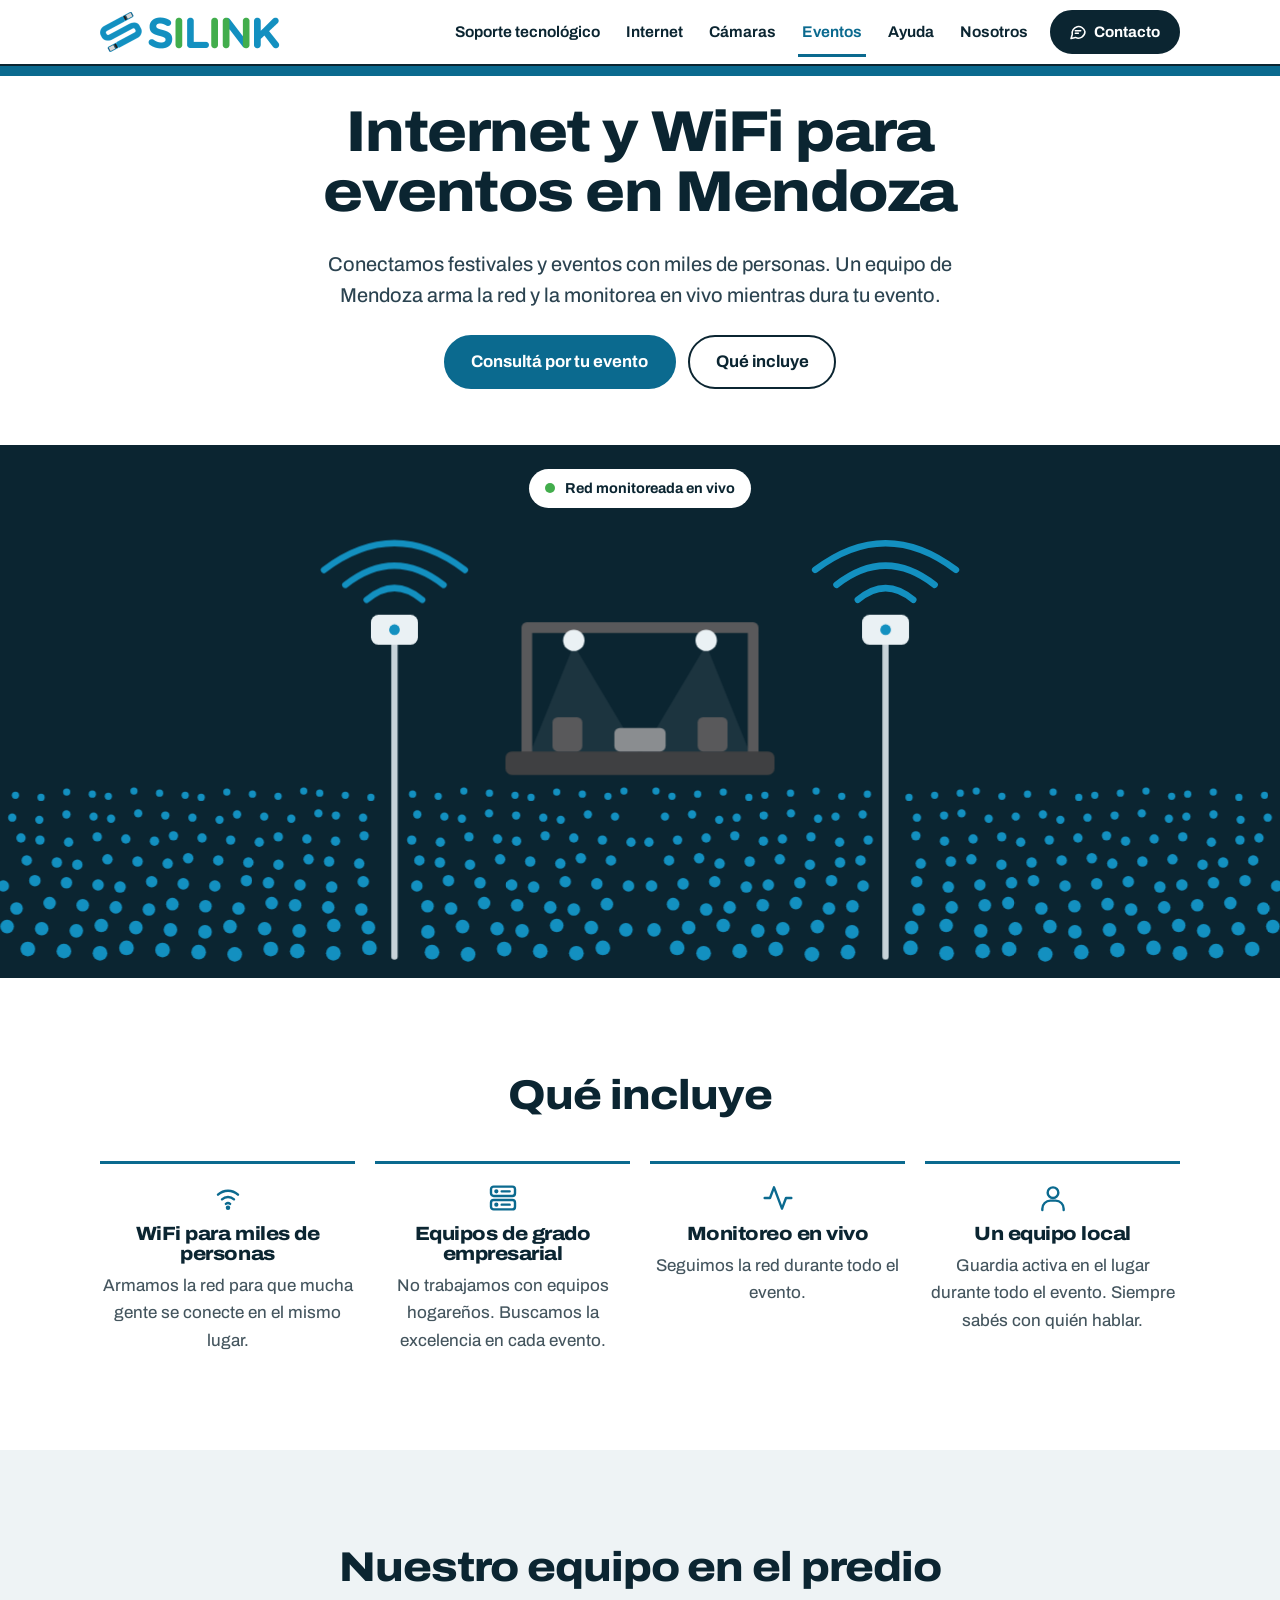
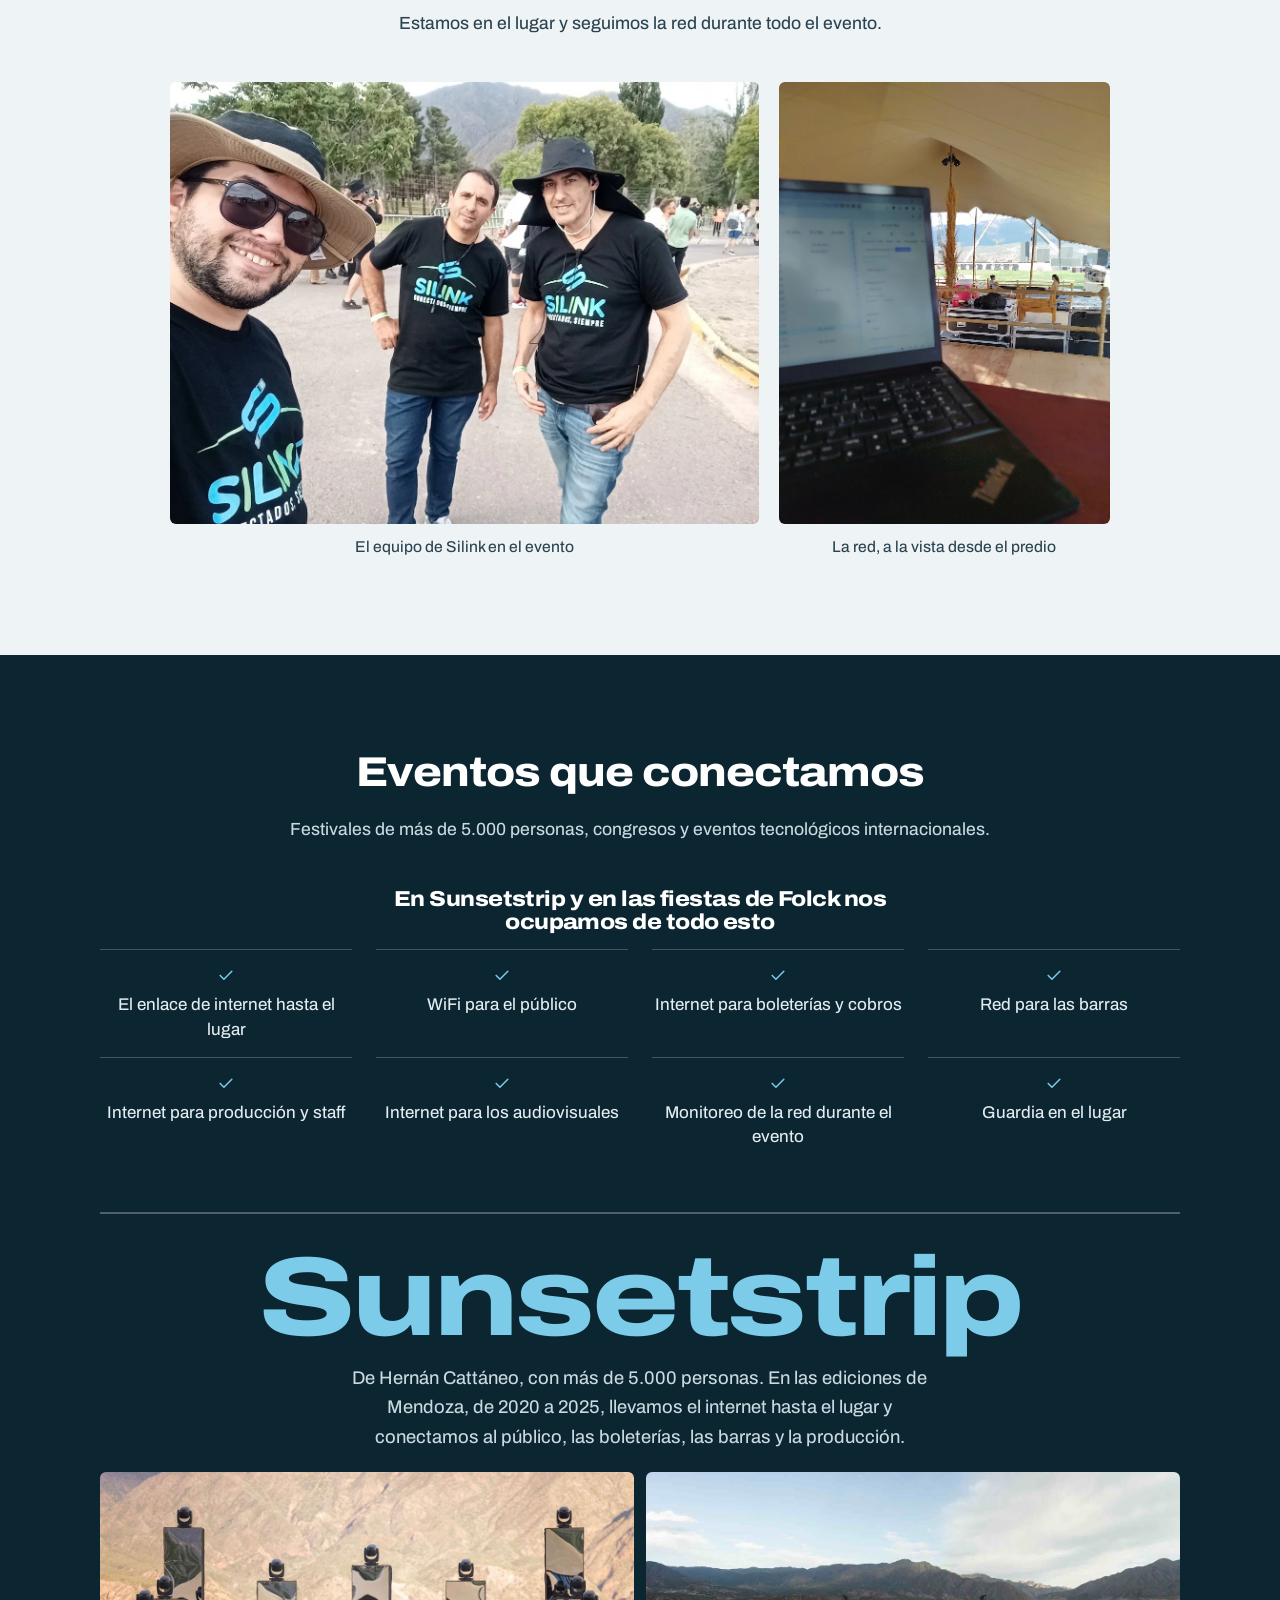
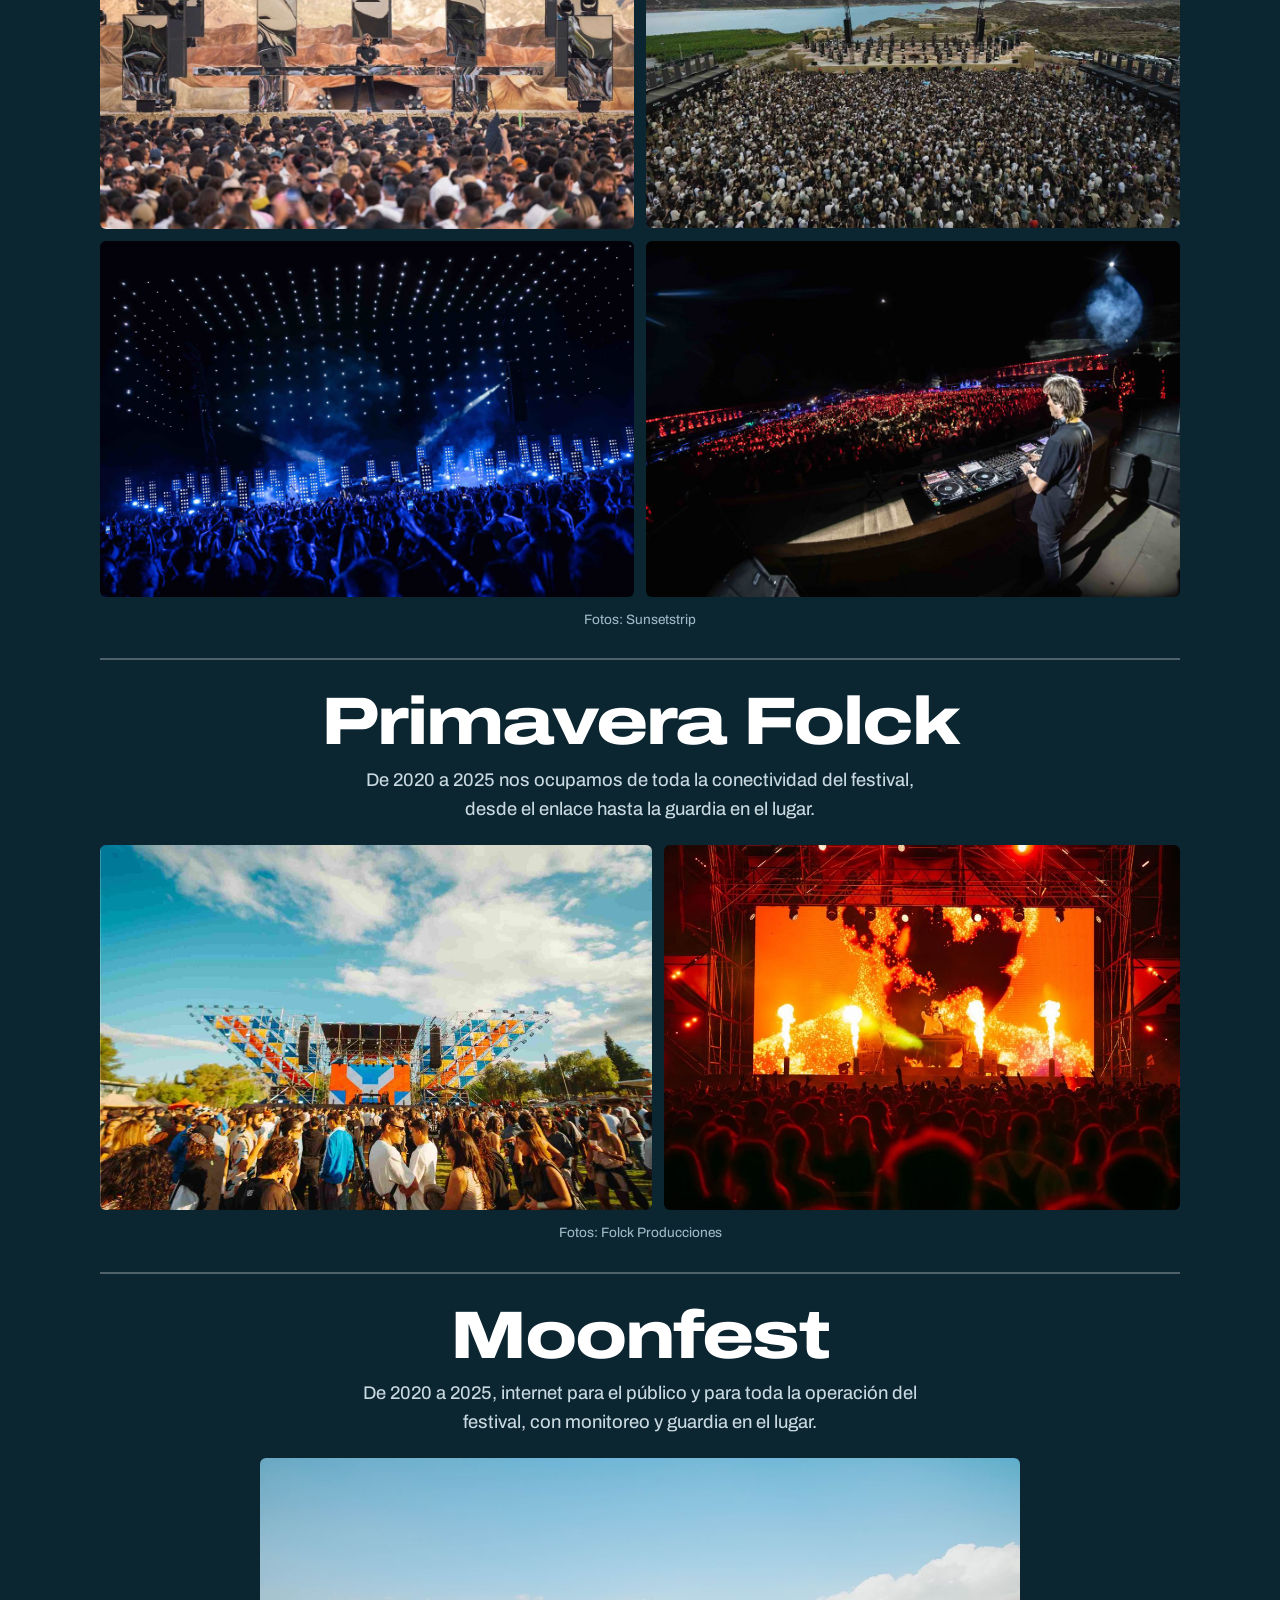
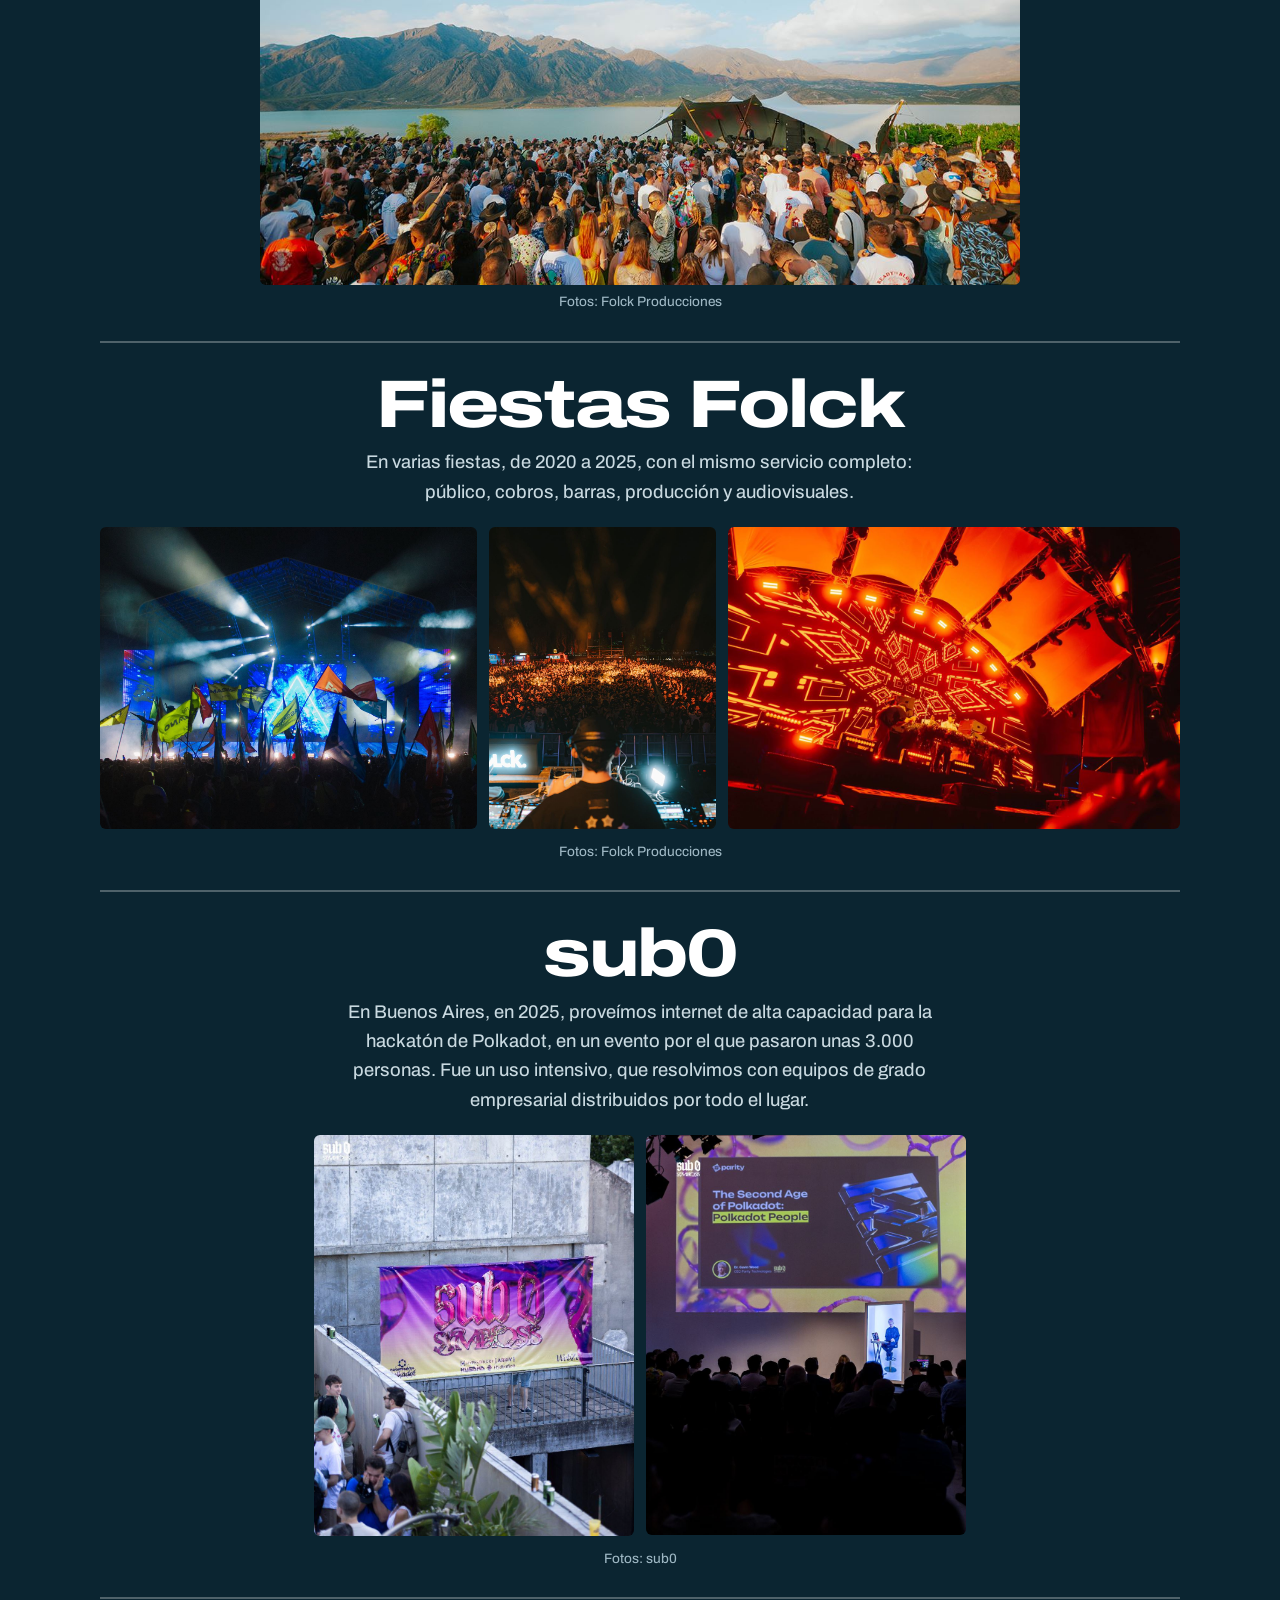
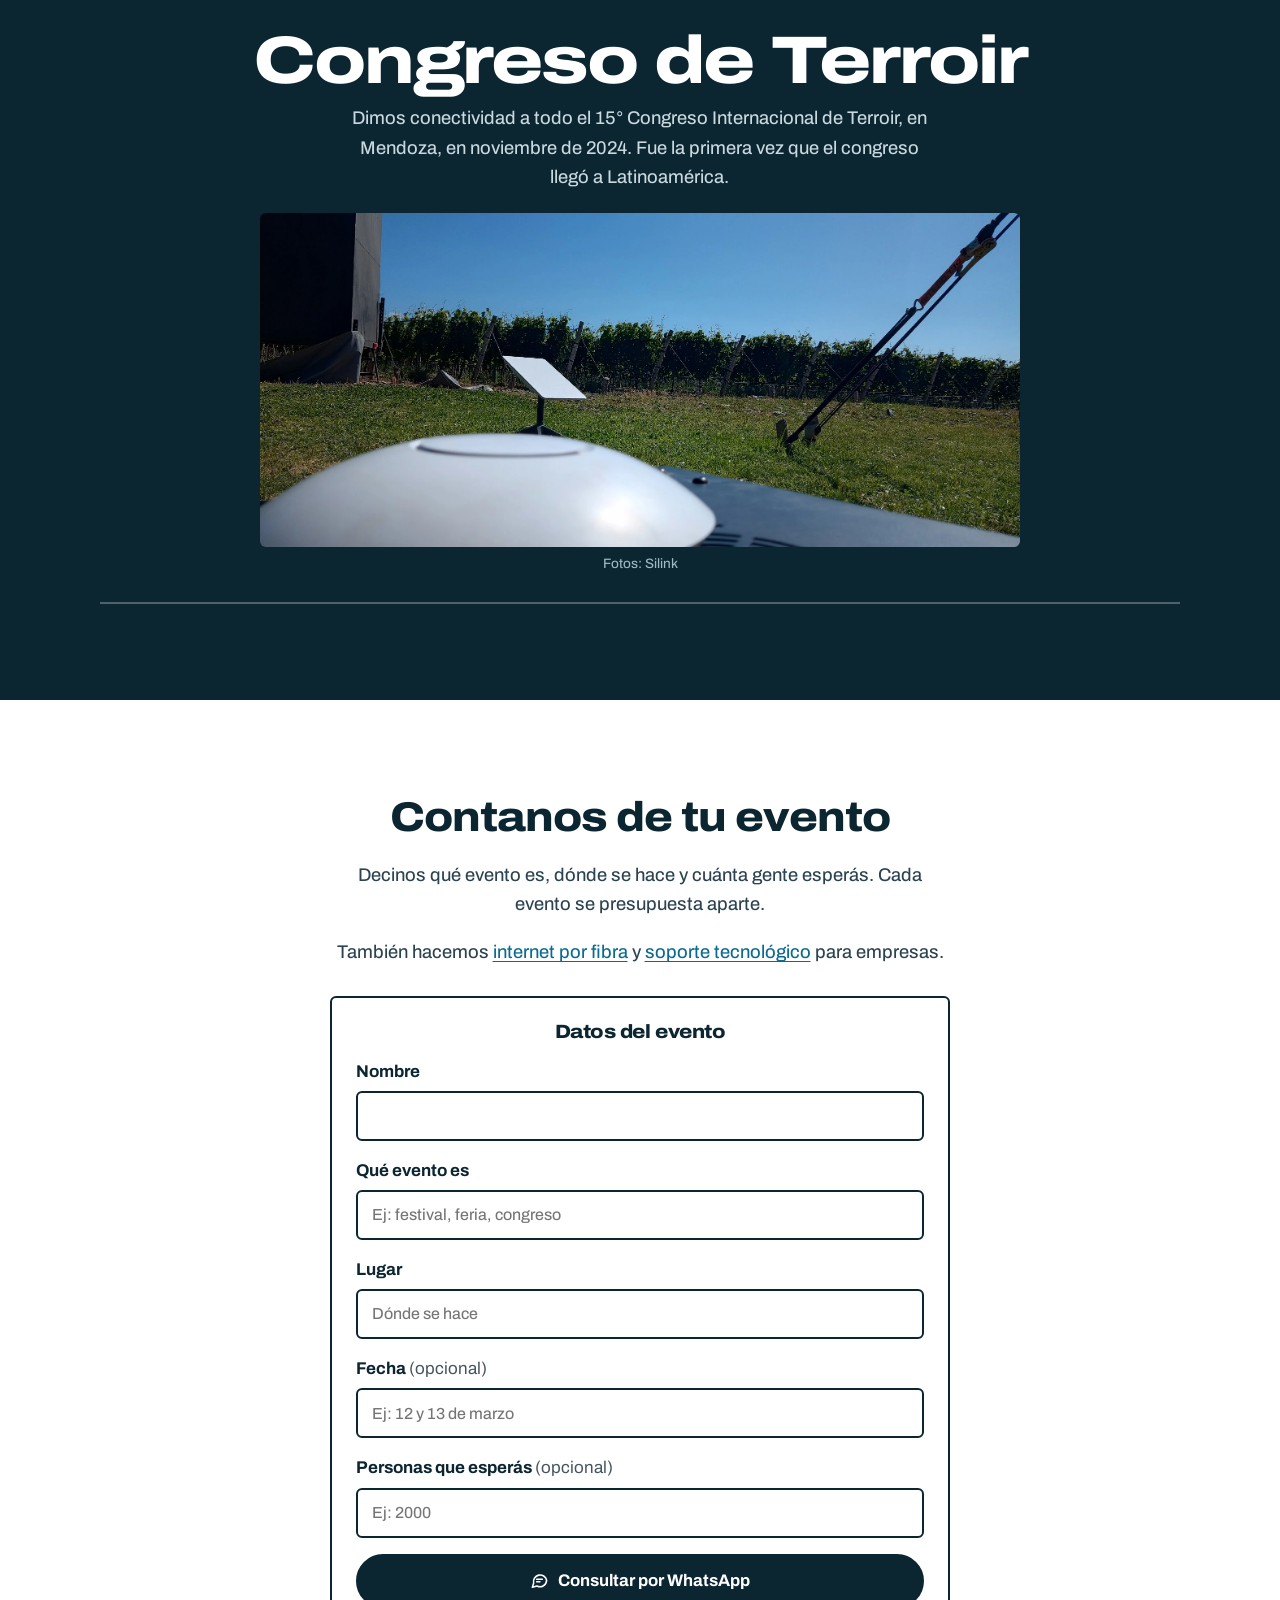
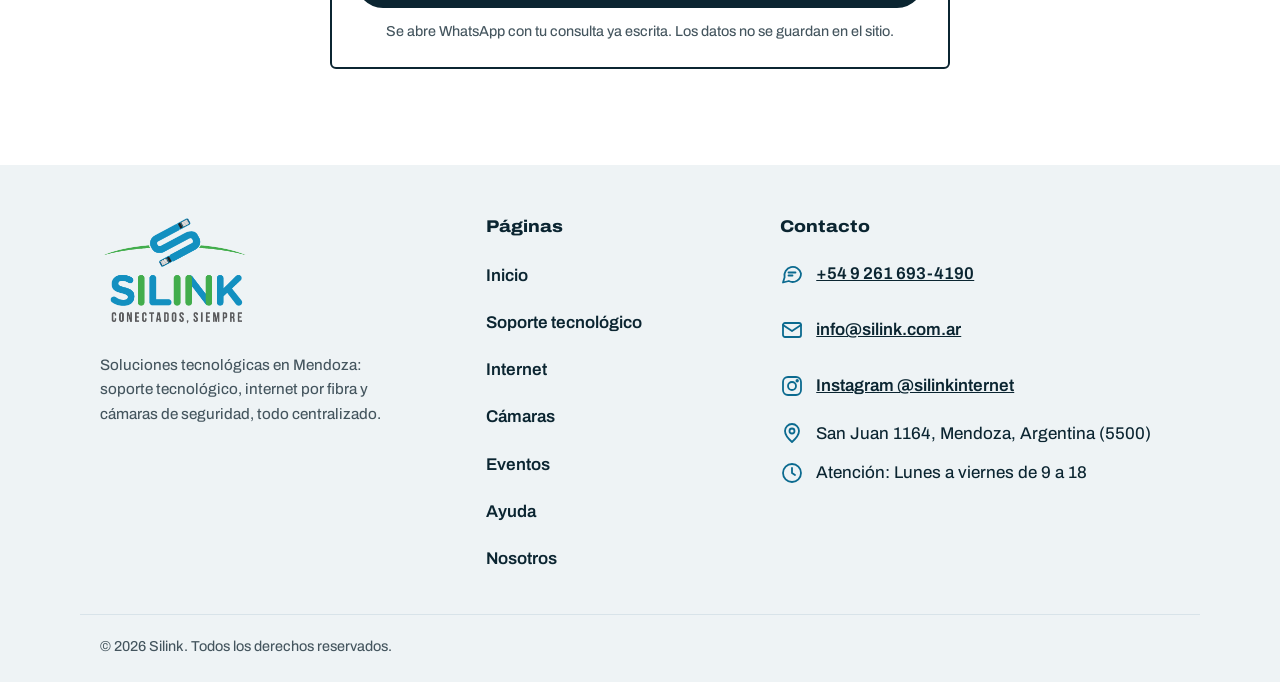
<file: eventos.html>
<!doctype html>
<html lang="es-AR">
<head>
  <meta charset="utf-8">
  <meta name="viewport" content="width=device-width, initial-scale=1">
  <title>Internet y WiFi para eventos en Mendoza | Silink</title>
  <meta name="description" content="WiFi para eventos con miles de personas y monitoreo en vivo, con un equipo local de Mendoza. Contanos el lugar y la fecha y consultá por tu evento.">
  <meta name="theme-color" content="#0A2533">
  <link rel="canonical" href="https://silink.com.ar/eventos.html">

  <link rel="icon" href="favicon.ico" sizes="48x48">
  <link rel="icon" type="image/png" sizes="32x32" href="assets/favicon-32.png">
  <link rel="apple-touch-icon" href="assets/apple-touch-icon.png">

  <meta property="og:type" content="website">
  <meta property="og:locale" content="es_AR">
  <meta property="og:site_name" content="Silink">
  <meta property="og:title" content="Internet y WiFi para eventos en Mendoza | Silink">
  <meta property="og:description" content="WiFi para eventos con miles de personas y monitoreo en vivo, con un equipo local de Mendoza.">
  <meta property="og:url" content="https://silink.com.ar/eventos.html">
  <meta property="og:image" content="https://silink.com.ar/assets/og-image.png">
  <meta property="og:image:width" content="1200">
  <meta property="og:image:height" content="630">
  <meta property="og:image:alt" content="Silink: soluciones tecnológicas en Mendoza. Todo centralizado.">
  <meta name="twitter:card" content="summary_large_image">
  <meta name="twitter:title" content="Internet y WiFi para eventos en Mendoza | Silink">
  <meta name="twitter:description" content="WiFi para eventos con miles de personas y monitoreo en vivo, con un equipo local de Mendoza.">
  <meta name="twitter:image" content="https://silink.com.ar/assets/og-image.png">

  <link rel="preconnect" href="https://fonts.googleapis.com">
  <link rel="preconnect" href="https://fonts.gstatic.com" crossorigin>
  <link rel="stylesheet" href="https://fonts.googleapis.com/css2?family=Archivo:wdth,wght@62..125,100..900&display=swap">
  <link rel="stylesheet" href="css/styles.css">
  <link rel="stylesheet" href="css/marca.css">
  <script>document.documentElement.className += ' js';</script>
</head>
<body data-page="eventos" class="v2">
<script src="js/layout.js?v=20261127"></script>

<noscript>
  <p class="noscript">Para usar los botones activá JavaScript, o escribinos directo por WhatsApp: <a href="https://wa.me/5492616934190">+54 9 261 693-4190</a>.</p>
</noscript>

<main id="contenido">

  <!-- HERO -->
  <section class="hero hero--page hero--events" data-parallax aria-labelledby="hero-title">
    <div class="container hero__inner">
      <div class="hero__copy">
        <h1 id="hero-title">Internet y WiFi para eventos en Mendoza</h1>
        <p class="lead">Conectamos festivales y eventos con miles de personas. Un equipo de Mendoza arma la red y la monitorea en vivo mientras dura tu evento.</p>
        <div class="hero__actions">
          <a class="btn btn--blue btn--lg" href="#consulta">Consultá por tu evento</a>
          <a class="btn btn--ghost btn--lg" href="#incluye">Qué incluye</a>
        </div>
      </div>
    </div>
  </section>

  <!-- EL PREDIO: decorativo. Las antenas se encienden y la señal llega al público una sola vez al entrar en pantalla. -->
  <div class="venue" aria-hidden="true">
    <div class="container venue__chip-wrap">
      <p class="venue__chip"><span class="venue__dot"></span>Red monitoreada en vivo</p>
    </div>
    <svg class="art-anim venue__svg" viewBox="0 0 1200 440" preserveAspectRatio="xMidYMax slice" focusable="false">
      <!-- escenario al centro, detras del publico -->
      <g class="sf" style="--d:.1s">
        <path d="M538 128 L496 232 H600 Z M662 128 L600 232 H704 Z" fill="#fff" opacity=".07"/>
        <path d="M494 232 V112 H706 V232" fill="none" stroke="#59595B" stroke-width="10" stroke-linejoin="round"/>
        <circle cx="538" cy="124" r="10" fill="#EAF1F4"/><circle cx="662" cy="124" r="10" fill="#EAF1F4"/>
        <rect x="474" y="228" width="252" height="22" rx="6" fill="#3F4042"/>
        <rect x="518" y="196" width="28" height="32" rx="5" fill="#59595B"/><rect x="654" y="196" width="28" height="32" rx="5" fill="#59595B"/>
        <rect x="576" y="206" width="48" height="22" rx="5" fill="#8A8D90"/>
      </g>
      <!-- publico: cada tanda se conecta segun su distancia a la antena mas cercana -->
      <g class="ev-wave" style="--d:1.5s"><circle cx="413" cy="313" r="4.4"/><circle cx="787" cy="313" r="4.4"/><circle cx="386.2" cy="311" r="4.4"/><circle cx="813.8" cy="311" r="4.4"/><circle cx="341.6" cy="307" r="4.4"/><circle cx="858.4" cy="307" r="4.4"/><circle cx="412.6" cy="332" r="4.9"/><circle cx="787.4" cy="332" r="4.9"/><circle cx="393.4" cy="330" r="4.9"/><circle cx="806.6" cy="330" r="4.9"/><circle cx="337" cy="333" r="4.9"/><circle cx="863" cy="333" r="4.9"/></g>
      <g class="ev-wave" style="--d:1.8s"><circle cx="411" cy="270" r="3.4"/><circle cx="789" cy="270" r="3.4"/><circle cx="387" cy="268" r="3.4"/><circle cx="813" cy="268" r="3.4"/><circle cx="348" cy="271" r="3.4"/><circle cx="852" cy="271" r="3.4"/><circle cx="324" cy="269" r="3.4"/><circle cx="876" cy="269" r="3.4"/><circle cx="458.6" cy="286" r="3.9"/><circle cx="741.4" cy="286" r="3.9"/><circle cx="433.2" cy="291" r="3.9"/><circle cx="766.8" cy="291" r="3.9"/><circle cx="416.8" cy="289" r="3.9"/><circle cx="783.2" cy="289" r="3.9"/><circle cx="391.4" cy="287" r="3.9"/><circle cx="808.6" cy="287" r="3.9"/><circle cx="340.6" cy="290" r="3.9"/><circle cx="859.4" cy="290" r="3.9"/><circle cx="315.2" cy="288" r="3.9"/><circle cx="884.8" cy="288" r="3.9"/><circle cx="298.8" cy="286" r="3.9"/><circle cx="901.2" cy="286" r="3.9"/><circle cx="466.6" cy="310" r="4.4"/><circle cx="733.4" cy="310" r="4.4"/><circle cx="439.8" cy="308" r="4.4"/><circle cx="760.2" cy="308" r="4.4"/><circle cx="314.8" cy="312" r="4.4"/><circle cx="885.2" cy="312" r="4.4"/><circle cx="288" cy="310" r="4.4"/><circle cx="912" cy="310" r="4.4"/><circle cx="469" cy="329" r="4.9"/><circle cx="731" cy="329" r="4.9"/><circle cx="440.8" cy="334" r="4.9"/><circle cx="759.2" cy="334" r="4.9"/><circle cx="308.8" cy="331" r="4.9"/><circle cx="891.2" cy="331" r="4.9"/><circle cx="289.6" cy="329" r="4.9"/><circle cx="910.4" cy="329" r="4.9"/><circle cx="450.2" cy="351" r="5.4"/><circle cx="749.8" cy="351" r="5.4"/><circle cx="420.6" cy="349" r="5.4"/><circle cx="779.4" cy="349" r="5.4"/><circle cx="391" cy="354" r="5.4"/><circle cx="809" cy="354" r="5.4"/><circle cx="340.8" cy="350" r="5.4"/><circle cx="859.2" cy="350" r="5.4"/><circle cx="311.2" cy="355" r="5.4"/><circle cx="888.8" cy="355" r="5.4"/><circle cx="401" cy="373" r="5.9"/><circle cx="799" cy="373" r="5.9"/><circle cx="339" cy="376" r="5.9"/><circle cx="861" cy="376" r="5.9"/></g>
      <g class="ev-wave" style="--d:2.1s"><circle cx="498" cy="271" r="3.4"/><circle cx="702" cy="271" r="3.4"/><circle cx="483" cy="269" r="3.4"/><circle cx="717" cy="269" r="3.4"/><circle cx="459" cy="267" r="3.4"/><circle cx="741" cy="267" r="3.4"/><circle cx="435" cy="265" r="3.4"/><circle cx="765" cy="265" r="3.4"/><circle cx="300" cy="267" r="3.4"/><circle cx="900" cy="267" r="3.4"/><circle cx="285" cy="265" r="3.4"/><circle cx="915" cy="265" r="3.4"/><circle cx="261" cy="270" r="3.4"/><circle cx="939" cy="270" r="3.4"/><circle cx="237" cy="268" r="3.4"/><circle cx="963" cy="268" r="3.4"/><circle cx="509.4" cy="290" r="3.9"/><circle cx="690.6" cy="290" r="3.9"/><circle cx="484" cy="288" r="3.9"/><circle cx="716" cy="288" r="3.9"/><circle cx="273.4" cy="291" r="3.9"/><circle cx="926.6" cy="291" r="3.9"/><circle cx="248" cy="289" r="3.9"/><circle cx="952" cy="289" r="3.9"/><circle cx="222.6" cy="287" r="3.9"/><circle cx="977.4" cy="287" r="3.9"/><circle cx="511.2" cy="307" r="4.4"/><circle cx="688.8" cy="307" r="4.4"/><circle cx="484.4" cy="312" r="4.4"/><circle cx="715.6" cy="312" r="4.4"/><circle cx="261.2" cy="308" r="4.4"/><circle cx="938.8" cy="308" r="4.4"/><circle cx="243.4" cy="313" r="4.4"/><circle cx="956.6" cy="313" r="4.4"/><circle cx="216.6" cy="311" r="4.4"/><circle cx="983.4" cy="311" r="4.4"/><circle cx="497.2" cy="331" r="4.9"/><circle cx="702.8" cy="331" r="4.9"/><circle cx="261.4" cy="334" r="4.9"/><circle cx="938.6" cy="334" r="4.9"/><circle cx="233.2" cy="332" r="4.9"/><circle cx="966.8" cy="332" r="4.9"/><circle cx="500.4" cy="355" r="5.4"/><circle cx="699.6" cy="355" r="5.4"/><circle cx="479.8" cy="353" r="5.4"/><circle cx="720.2" cy="353" r="5.4"/><circle cx="281.6" cy="353" r="5.4"/><circle cx="918.4" cy="353" r="5.4"/><circle cx="252" cy="351" r="5.4"/><circle cx="948" cy="351" r="5.4"/><circle cx="231.4" cy="349" r="5.4"/><circle cx="968.6" cy="349" r="5.4"/><circle cx="485" cy="372" r="5.9"/><circle cx="715" cy="372" r="5.9"/><circle cx="454" cy="370" r="5.9"/><circle cx="746" cy="370" r="5.9"/><circle cx="423" cy="375" r="5.9"/><circle cx="777" cy="375" r="5.9"/><circle cx="308" cy="374" r="5.9"/><circle cx="892" cy="374" r="5.9"/><circle cx="277" cy="372" r="5.9"/><circle cx="923" cy="372" r="5.9"/><circle cx="255" cy="370" r="5.9"/><circle cx="945" cy="370" r="5.9"/><circle cx="466.2" cy="394" r="6.4"/><circle cx="733.8" cy="394" r="6.4"/><circle cx="433.8" cy="392" r="6.4"/><circle cx="766.2" cy="392" r="6.4"/><circle cx="401.4" cy="397" r="6.4"/><circle cx="798.6" cy="397" r="6.4"/><circle cx="345.6" cy="393" r="6.4"/><circle cx="854.4" cy="393" r="6.4"/><circle cx="313.2" cy="391" r="6.4"/><circle cx="886.8" cy="391" r="6.4"/><circle cx="280.8" cy="396" r="6.4"/><circle cx="919.2" cy="396" r="6.4"/><circle cx="346.6" cy="412" r="6.9"/><circle cx="853.4" cy="412" r="6.9"/></g>
      <g class="ev-wave" style="--d:2.3s"><circle cx="546" cy="268" r="3.4"/><circle cx="654" cy="268" r="3.4"/><circle cx="522" cy="266" r="3.4"/><circle cx="678" cy="266" r="3.4"/><circle cx="213" cy="266" r="3.4"/><circle cx="987" cy="266" r="3.4"/><circle cx="189" cy="271" r="3.4"/><circle cx="1011" cy="271" r="3.4"/><circle cx="551.2" cy="287" r="3.9"/><circle cx="648.8" cy="287" r="3.9"/><circle cx="525.8" cy="292" r="3.9"/><circle cx="674.2" cy="292" r="3.9"/><circle cx="206.2" cy="292" r="3.9"/><circle cx="993.8" cy="292" r="3.9"/><circle cx="180.8" cy="290" r="3.9"/><circle cx="1019.2" cy="290" r="3.9"/><circle cx="564.8" cy="311" r="4.4"/><circle cx="635.2" cy="311" r="4.4"/><circle cx="538" cy="309" r="4.4"/><circle cx="662" cy="309" r="4.4"/><circle cx="189.8" cy="309" r="4.4"/><circle cx="1010.2" cy="309" r="4.4"/><circle cx="163" cy="307" r="4.4"/><circle cx="1037" cy="307" r="4.4"/><circle cx="572.8" cy="330" r="4.9"/><circle cx="627.2" cy="330" r="4.9"/><circle cx="544.6" cy="328" r="4.9"/><circle cx="655.4" cy="328" r="4.9"/><circle cx="525.4" cy="333" r="4.9"/><circle cx="674.6" cy="333" r="4.9"/><circle cx="205" cy="330" r="4.9"/><circle cx="995" cy="330" r="4.9"/><circle cx="176.8" cy="328" r="4.9"/><circle cx="1023.2" cy="328" r="4.9"/><circle cx="559.6" cy="352" r="5.4"/><circle cx="640.4" cy="352" r="5.4"/><circle cx="530" cy="350" r="5.4"/><circle cx="670" cy="350" r="5.4"/><circle cx="201.8" cy="354" r="5.4"/><circle cx="998.2" cy="354" r="5.4"/><circle cx="172.2" cy="352" r="5.4"/><circle cx="1027.8" cy="352" r="5.4"/><circle cx="538" cy="376" r="5.9"/><circle cx="662" cy="376" r="5.9"/><circle cx="516" cy="374" r="5.9"/><circle cx="684" cy="374" r="5.9"/><circle cx="224" cy="375" r="5.9"/><circle cx="976" cy="375" r="5.9"/><circle cx="193" cy="373" r="5.9"/><circle cx="1007" cy="373" r="5.9"/><circle cx="522" cy="391" r="6.4"/><circle cx="678" cy="391" r="6.4"/><circle cx="489.6" cy="396" r="6.4"/><circle cx="710.4" cy="396" r="6.4"/><circle cx="248.4" cy="394" r="6.4"/><circle cx="951.6" cy="394" r="6.4"/><circle cx="216" cy="392" r="6.4"/><circle cx="984" cy="392" r="6.4"/><circle cx="506.6" cy="415" r="6.9"/><circle cx="693.4" cy="415" r="6.9"/><circle cx="472.8" cy="413" r="6.9"/><circle cx="727.2" cy="413" r="6.9"/><circle cx="439" cy="418" r="6.9"/><circle cx="761" cy="418" r="6.9"/><circle cx="405.2" cy="416" r="6.9"/><circle cx="794.8" cy="416" r="6.9"/><circle cx="312.8" cy="417" r="6.9"/><circle cx="887.2" cy="417" r="6.9"/><circle cx="279" cy="415" r="6.9"/><circle cx="921" cy="415" r="6.9"/><circle cx="254.2" cy="413" r="6.9"/><circle cx="945.8" cy="413" r="6.9"/></g>
      <g class="ev-wave" style="--d:2.6s"><circle cx="585" cy="265" r="3.4"/><circle cx="615" cy="265" r="3.4"/><circle cx="570" cy="270" r="3.4"/><circle cx="630" cy="270" r="3.4"/><circle cx="174" cy="269" r="3.4"/><circle cx="1026" cy="269" r="3.4"/><circle cx="150" cy="267" r="3.4"/><circle cx="1050" cy="267" r="3.4"/><circle cx="126" cy="265" r="3.4"/><circle cx="1074" cy="265" r="3.4"/><circle cx="576.6" cy="289" r="3.9"/><circle cx="623.4" cy="289" r="3.9"/><circle cx="155.4" cy="288" r="3.9"/><circle cx="1044.6" cy="288" r="3.9"/><circle cx="130" cy="286" r="3.9"/><circle cx="1070" cy="286" r="3.9"/><circle cx="591.6" cy="313" r="4.4"/><circle cx="608.4" cy="313" r="4.4"/><circle cx="145.2" cy="312" r="4.4"/><circle cx="1054.8" cy="312" r="4.4"/><circle cx="118.4" cy="310" r="4.4"/><circle cx="1081.6" cy="310" r="4.4"/><circle cx="157.6" cy="333" r="4.9"/><circle cx="1042.4" cy="333" r="4.9"/><circle cx="129.4" cy="331" r="4.9"/><circle cx="1070.6" cy="331" r="4.9"/><circle cx="589.2" cy="354" r="5.4"/><circle cx="610.8" cy="354" r="5.4"/><circle cx="142.6" cy="350" r="5.4"/><circle cx="1057.4" cy="350" r="5.4"/><circle cx="569" cy="371" r="5.9"/><circle cx="631" cy="371" r="5.9"/><circle cx="162" cy="371" r="5.9"/><circle cx="1038" cy="371" r="5.9"/><circle cx="140" cy="376" r="5.9"/><circle cx="1060" cy="376" r="5.9"/><circle cx="586.8" cy="395" r="6.4"/><circle cx="613.2" cy="395" r="6.4"/><circle cx="554.4" cy="393" r="6.4"/><circle cx="645.6" cy="393" r="6.4"/><circle cx="192.6" cy="397" r="6.4"/><circle cx="1007.4" cy="397" r="6.4"/><circle cx="160.2" cy="395" r="6.4"/><circle cx="1039.8" cy="395" r="6.4"/><circle cx="565.2" cy="412" r="6.9"/><circle cx="634.8" cy="412" r="6.9"/><circle cx="540.4" cy="417" r="6.9"/><circle cx="659.6" cy="417" r="6.9"/><circle cx="220.4" cy="418" r="6.9"/><circle cx="979.6" cy="418" r="6.9"/><circle cx="186.6" cy="416" r="6.9"/><circle cx="1013.4" cy="416" r="6.9"/></g>
      <g class="ev-wave" style="--d:2.9s"><circle cx="102" cy="270" r="3.4"/><circle cx="1098" cy="270" r="3.4"/><circle cx="87" cy="268" r="3.4"/><circle cx="1113" cy="268" r="3.4"/><circle cx="104.6" cy="291" r="3.9"/><circle cx="1095.4" cy="291" r="3.9"/><circle cx="88.2" cy="289" r="3.9"/><circle cx="1111.8" cy="289" r="3.9"/><circle cx="62.8" cy="287" r="3.9"/><circle cx="1137.2" cy="287" r="3.9"/><circle cx="91.6" cy="308" r="4.4"/><circle cx="1108.4" cy="308" r="4.4"/><circle cx="64.8" cy="313" r="4.4"/><circle cx="1135.2" cy="313" r="4.4"/><circle cx="101.2" cy="329" r="4.9"/><circle cx="1098.8" cy="329" r="4.9"/><circle cx="73" cy="334" r="4.9"/><circle cx="1127" cy="334" r="4.9"/><circle cx="113" cy="355" r="5.4"/><circle cx="1087" cy="355" r="5.4"/><circle cx="92.4" cy="353" r="5.4"/><circle cx="1107.6" cy="353" r="5.4"/><circle cx="62.8" cy="351" r="5.4"/><circle cx="1137.2" cy="351" r="5.4"/><circle cx="109" cy="374" r="5.9"/><circle cx="1091" cy="374" r="5.9"/><circle cx="78" cy="372" r="5.9"/><circle cx="1122" cy="372" r="5.9"/><circle cx="127.8" cy="393" r="6.4"/><circle cx="1072.2" cy="393" r="6.4"/><circle cx="95.4" cy="391" r="6.4"/><circle cx="1104.6" cy="391" r="6.4"/><circle cx="152.8" cy="414" r="6.9"/><circle cx="1047.2" cy="414" r="6.9"/><circle cx="119" cy="412" r="6.9"/><circle cx="1081" cy="412" r="6.9"/></g>
      <g class="ev-wave" style="--d:3.2s"><circle cx="63" cy="266" r="3.4"/><circle cx="1137" cy="266" r="3.4"/><circle cx="39" cy="271" r="3.4"/><circle cx="1161" cy="271" r="3.4"/><circle cx="15" cy="269" r="3.4"/><circle cx="1185" cy="269" r="3.4"/><circle cx="37.4" cy="292" r="3.9"/><circle cx="1162.6" cy="292" r="3.9"/><circle cx="12" cy="290" r="3.9"/><circle cx="1188" cy="290" r="3.9"/><circle cx="38" cy="311" r="4.4"/><circle cx="1162" cy="311" r="4.4"/><circle cx="20.2" cy="309" r="4.4"/><circle cx="1179.8" cy="309" r="4.4"/><circle cx="53.8" cy="332" r="4.9"/><circle cx="1146.2" cy="332" r="4.9"/><circle cx="25.6" cy="330" r="4.9"/><circle cx="1174.4" cy="330" r="4.9"/><circle cx="33.2" cy="349" r="5.4"/><circle cx="1166.8" cy="349" r="5.4"/><circle cx="47" cy="370" r="5.9"/><circle cx="1153" cy="370" r="5.9"/><circle cx="72" cy="396" r="6.4"/><circle cx="1128" cy="396" r="6.4"/><circle cx="39.6" cy="394" r="6.4"/><circle cx="1160.4" cy="394" r="6.4"/><circle cx="94.2" cy="417" r="6.9"/><circle cx="1105.8" cy="417" r="6.9"/><circle cx="60.4" cy="415" r="6.9"/><circle cx="1139.6" cy="415" r="6.9"/></g>
      <g class="ev-wave" style="--d:3.5s"><circle cx="3.6" cy="354" r="5.4"/><circle cx="1196.4" cy="354" r="5.4"/><circle cx="16" cy="375" r="5.9"/><circle cx="1184" cy="375" r="5.9"/><circle cx="7.2" cy="392" r="6.4"/><circle cx="1192.8" cy="392" r="6.4"/><circle cx="26.6" cy="413" r="6.9"/><circle cx="1173.4" cy="413" r="6.9"/></g>
      <!-- antenas -->
      <path class="sd" pathLength="1" d="M370 420 V120" fill="none" stroke="#C7D3D9" stroke-width="6" stroke-linecap="round" style="--d:0.3s;--t:.6s"/>
      <g class="sp" style="--d:0.9s"><rect x="348" y="100" width="44" height="28" rx="7" fill="#EAF1F4"/><circle cx="370" cy="114" r="5" fill="#1390C0"/></g>
      <path class="sd" pathLength="1" d="M344 86 Q370 64 396 86" fill="none" stroke="#1390C0" stroke-width="6" stroke-linecap="round" style="--d:1.2s;--t:.35s"/>
      <path class="sd" pathLength="1" d="M324 72 Q370 36 416 72" fill="none" stroke="#1390C0" stroke-width="6" stroke-linecap="round" style="--d:1.3s;--t:.35s"/>
      <path class="sd" pathLength="1" d="M304 58 Q370 8 436 58" fill="none" stroke="#1390C0" stroke-width="6" stroke-linecap="round" style="--d:1.4s;--t:.35s"/>
      <path class="sd" pathLength="1" d="M830 420 V120" fill="none" stroke="#C7D3D9" stroke-width="6" stroke-linecap="round" style="--d:0.5s;--t:.6s"/>
      <g class="sp" style="--d:1.1s"><rect x="808" y="100" width="44" height="28" rx="7" fill="#EAF1F4"/><circle cx="830" cy="114" r="5" fill="#1390C0"/></g>
      <path class="sd" pathLength="1" d="M804 86 Q830 64 856 86" fill="none" stroke="#1390C0" stroke-width="6" stroke-linecap="round" style="--d:1.3s;--t:.35s"/>
      <path class="sd" pathLength="1" d="M784 72 Q830 36 876 72" fill="none" stroke="#1390C0" stroke-width="6" stroke-linecap="round" style="--d:1.5s;--t:.35s"/>
      <path class="sd" pathLength="1" d="M764 58 Q830 8 896 58" fill="none" stroke="#1390C0" stroke-width="6" stroke-linecap="round" style="--d:1.6s;--t:.35s"/>
    </svg>

  </div>

  <!-- QUÉ INCLUYE -->
  <section id="incluye" class="section" aria-labelledby="incluye-title">
    <div class="container">
      <header class="section__head">
        <h2 id="incluye-title">Qué incluye</h2>
      </header>
      <div class="grid grid--4" data-fx-stagger>
        <article class="card service">
          <span class="icon-badge icon-badge--blue"><svg class="ico"><use href="#i-wifi"/></svg></span>
          <h3>WiFi para miles de personas</h3>
          <p>Armamos la red para que mucha gente se conecte en el mismo lugar.</p>
        </article>
        <article class="card service">
          <span class="icon-badge icon-badge--blue"><svg class="ico"><use href="#i-server"/></svg></span>
          <h3>Equipos de grado empresarial</h3>
          <p>No trabajamos con equipos hogareños. Buscamos la excelencia en cada evento.</p>
        </article>
        <article class="card service">
          <span class="icon-badge icon-badge--blue"><svg class="ico"><use href="#i-pulse"/></svg></span>
          <h3>Monitoreo en vivo</h3>
          <p>Seguimos la red durante todo el evento.</p>
        </article>
        <article class="card service">
          <span class="icon-badge icon-badge--blue"><svg class="ico"><use href="#i-user"/></svg></span>
          <h3>Un equipo local</h3>
          <p>Guardia activa en el lugar durante todo el evento. Siempre sabés con quién hablar.</p>
        </article>
      </div>
    </div>
  </section>

  <!-- EL EQUIPO EN EL LUGAR: fotos propias -->
  <section id="equipo" class="section section--soft" aria-labelledby="equipo-title">
    <div class="container">
      <header class="section__head">
        <h2 id="equipo-title">Nuestro equipo en el predio</h2>
        <p>Estamos en el lugar y seguimos la red durante todo el evento.</p>
      </header>
      <div class="crew">
        <figure class="crew__team">
          <img src="assets/eventos/equipo-silink.webp" alt="Tres integrantes del equipo con remeras de Silink en el predio de un evento" width="1236" height="927" loading="lazy">
          <figcaption>El equipo de Silink en el evento</figcaption>
        </figure>
        <figure class="crew__monitor">
          <img src="assets/eventos/equipo-monitoreo.webp" alt="Computadora con el monitoreo de la red, frente al predio de un evento" width="695" height="927" loading="lazy">
          <figcaption>La red, a la vista desde el predio</figcaption>
        </figure>
      </div>
    </div>
  </section>

  <!-- EXPERIENCIA: cartel de los eventos conectados.
       Las fotos se cargan desde js/config.js (FOTOS_EVENTOS); sin foto, queda solo el nombre. -->
  <section id="experiencia" class="section section--dark lineup-section" aria-labelledby="experiencia-title">
    <div class="container">
      <header class="section__head">
        <h2 id="experiencia-title">Eventos que conectamos</h2>
        <p>Festivales de más de 5.000 personas, congresos y eventos tecnológicos internacionales.</p>
      </header>

      <!-- Lo que se repite en Sunsetstrip y en todas las fiestas de Folck -->
      <div class="alcance">
        <h3>En Sunsetstrip y en las fiestas de Folck nos ocupamos de todo esto</h3>
        <ul>
          <li><svg class="ico" aria-hidden="true"><use href="#i-check"/></svg><span>El enlace de internet hasta el lugar</span></li>
          <li><svg class="ico" aria-hidden="true"><use href="#i-check"/></svg><span>WiFi para el público</span></li>
          <li><svg class="ico" aria-hidden="true"><use href="#i-check"/></svg><span>Internet para boleterías y cobros</span></li>
          <li><svg class="ico" aria-hidden="true"><use href="#i-check"/></svg><span>Red para las barras</span></li>
          <li><svg class="ico" aria-hidden="true"><use href="#i-check"/></svg><span>Internet para producción y staff</span></li>
          <li><svg class="ico" aria-hidden="true"><use href="#i-check"/></svg><span>Internet para los audiovisuales</span></li>
          <li><svg class="ico" aria-hidden="true"><use href="#i-check"/></svg><span>Monitoreo de la red durante el evento</span></li>
          <li><svg class="ico" aria-hidden="true"><use href="#i-check"/></svg><span>Guardia en el lugar</span></li>
        </ul>
      </div>

      <ul class="lineup" data-fx-stagger>
        <li class="lineup__item lineup__item--main" data-foto="sunsetstrip">
          <div class="lineup__text">
            <h3>Sunsetstrip</h3>
            <p>De Hernán Cattáneo, con más de 5.000 personas. En las ediciones de Mendoza, de 2020 a 2025, llevamos el internet hasta el lugar y conectamos al público, las boleterías, las barras y la producción.</p>
          </div>
        </li>
        <li class="lineup__item" data-foto="primaveraFolck">
          <div class="lineup__text">
            <h3>Primavera Folck</h3>
            <p>De 2020 a 2025 nos ocupamos de toda la conectividad del festival, desde el enlace hasta la guardia en el lugar.</p>
          </div>
        </li>
        <li class="lineup__item" data-foto="moonfest">
          <div class="lineup__text">
            <h3>Moonfest</h3>
            <p>De 2020 a 2025, internet para el público y para toda la operación del festival, con monitoreo y guardia en el lugar.</p>
          </div>
        </li>
        <li class="lineup__item" data-foto="fiestasFolck">
          <div class="lineup__text">
            <h3>Fiestas Folck</h3>
            <p>En varias fiestas, de 2020 a 2025, con el mismo servicio completo: público, cobros, barras, producción y audiovisuales.</p>
          </div>
        </li>
        <li class="lineup__item" data-foto="sub0">
          <div class="lineup__text">
            <h3>sub0</h3>
            <p>En Buenos Aires, en 2025, proveímos internet de alta capacidad para la hackatón de Polkadot, en un evento por el que pasaron unas 3.000 personas. Fue un uso intensivo, que resolvimos con equipos de grado empresarial distribuidos por todo el lugar.</p>
          </div>
        </li>
        <li class="lineup__item" data-foto="terroir">
          <div class="lineup__text">
            <h3>Congreso de Terroir</h3>
            <p>Dimos conectividad a todo el 15° Congreso Internacional de Terroir, en Mendoza, en noviembre de 2024. Fue la primera vez que el congreso llegó a Latinoamérica.</p>
          </div>
        </li>
      </ul>
    </div>
  </section>

  <!-- CONSULTA -->
  <section id="consulta" class="section" aria-labelledby="consulta-title">
    <div class="container">
      <div class="coverage">
        <div class="coverage__copy">
          <h2 id="consulta-title" class="coverage__title">Contanos de tu evento</h2>
          <p class="lead-sm">Decinos qué evento es, dónde se hace y cuánta gente esperás. Cada evento se presupuesta aparte.</p>
          <p class="lead-sm">También hacemos <a href="internet.html">internet por fibra</a> y <a href="soporte.html">soporte tecnológico</a> para empresas.</p>
        </div>

        <form class="form card" novalidate data-wa-form="consultaEvento" data-wa-tel="internet" aria-labelledby="form-title">
          <h3 id="form-title" class="form__title">Datos del evento</h3>
          <div class="field">
            <label for="ev-nombre">Nombre</label>
            <input id="ev-nombre" name="nombre" type="text" autocomplete="name" required data-error="Escribí tu nombre.">
          </div>
          <div class="field">
            <label for="ev-evento">Qué evento es</label>
            <input id="ev-evento" name="evento" type="text" autocomplete="off" placeholder="Ej: festival, feria, congreso" required data-error="Contanos qué evento es.">
          </div>
          <div class="field">
            <label for="ev-lugar">Lugar</label>
            <input id="ev-lugar" name="lugar" type="text" autocomplete="off" placeholder="Dónde se hace" required data-error="Escribí dónde se hace el evento.">
          </div>
          <div class="field">
            <label for="ev-fecha">Fecha <span class="opt">(opcional)</span></label>
            <input id="ev-fecha" name="fecha" type="text" autocomplete="off" placeholder="Ej: 12 y 13 de marzo" data-prefix=" Fecha: " data-suffix=".">
          </div>
          <div class="field">
            <label for="ev-personas">Personas que esperás <span class="opt">(opcional)</span></label>
            <input id="ev-personas" name="personas" type="text" inputmode="numeric" autocomplete="off" placeholder="Ej: 2000" data-prefix=" Personas esperadas: " data-suffix=".">
          </div>
          <p class="form__error" role="alert" hidden></p>
          <button class="btn btn--wa btn--lg btn--block" type="submit">Consultar por WhatsApp</button>
          <p class="form__hint">Se abre WhatsApp con tu consulta ya escrita. Los datos no se guardan en el sitio.</p>
          <p class="form__status" role="status" aria-live="polite" hidden></p>
        </form>
      </div>
    </div>
  </section>

</main>

<script src="js/config.js?v=20261127"></script>
<script src="js/main.js?v=20261127"></script>
</body>
</html>
</file>
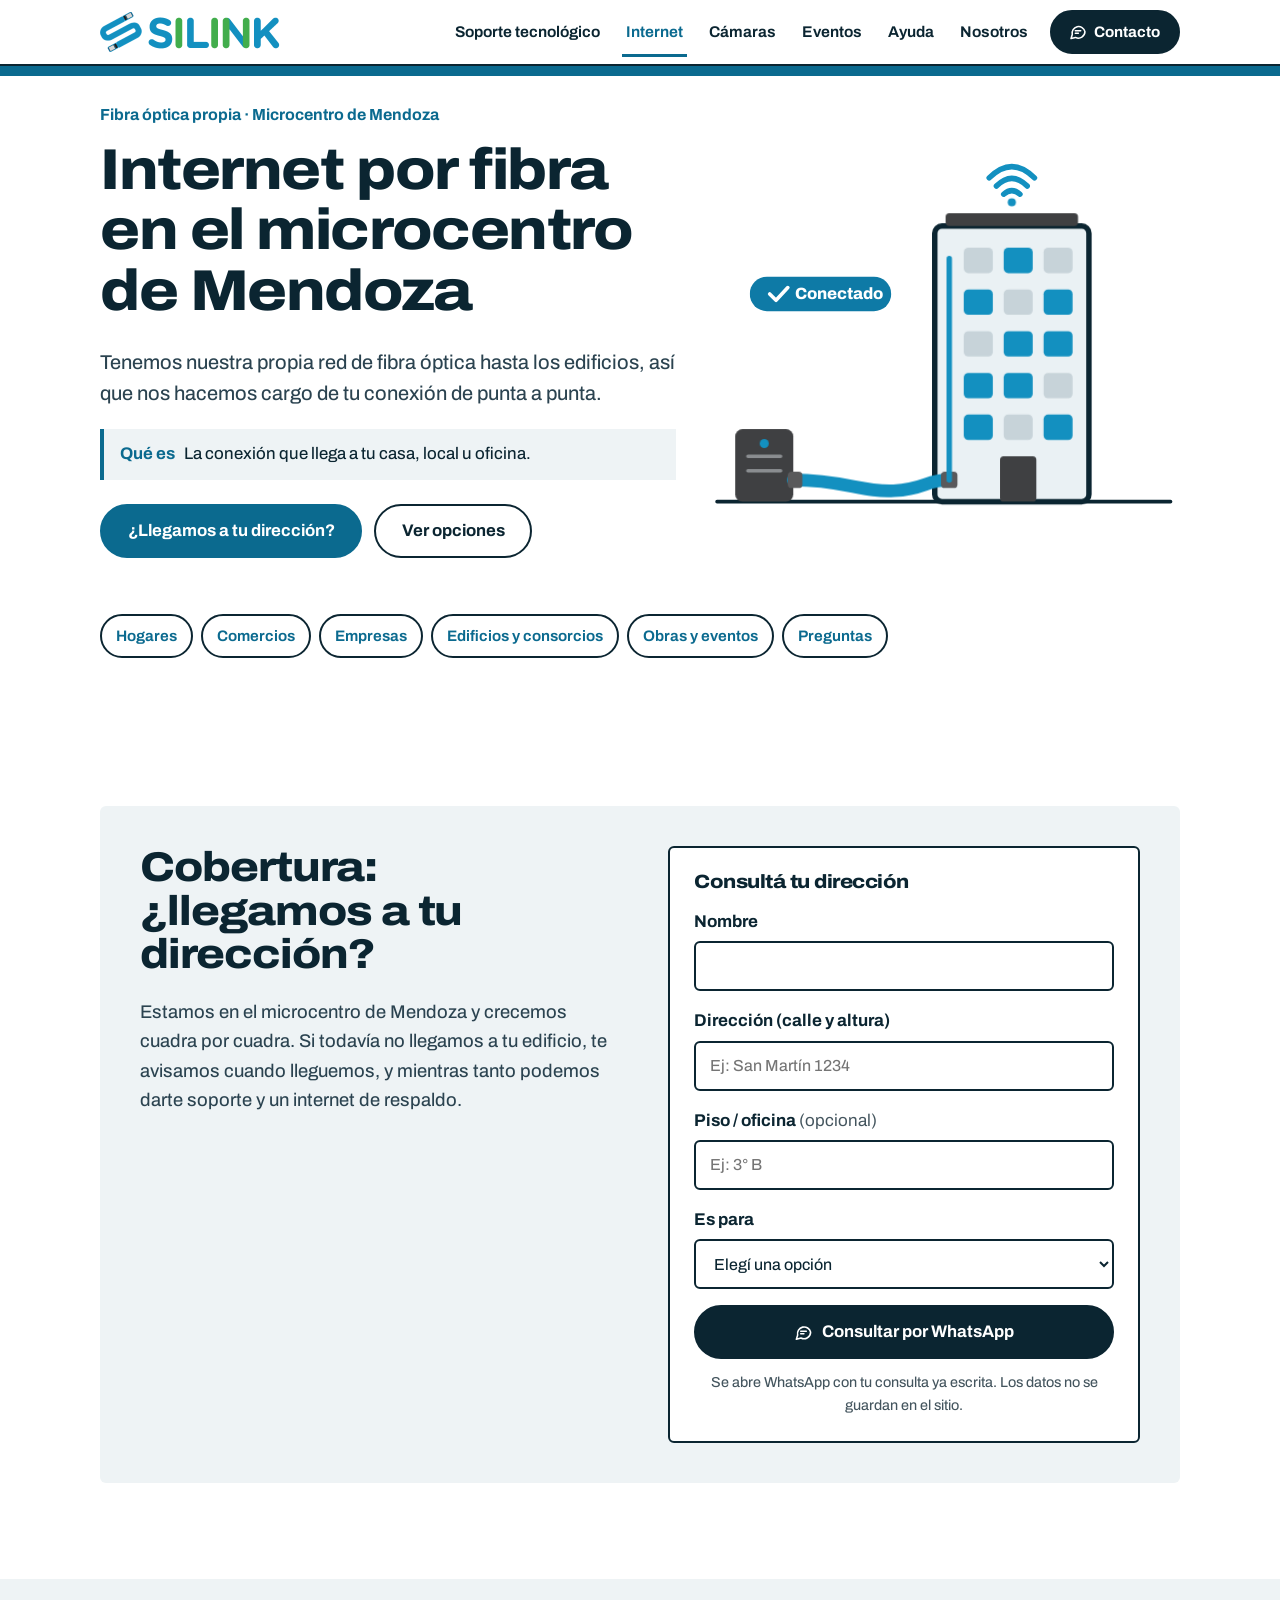
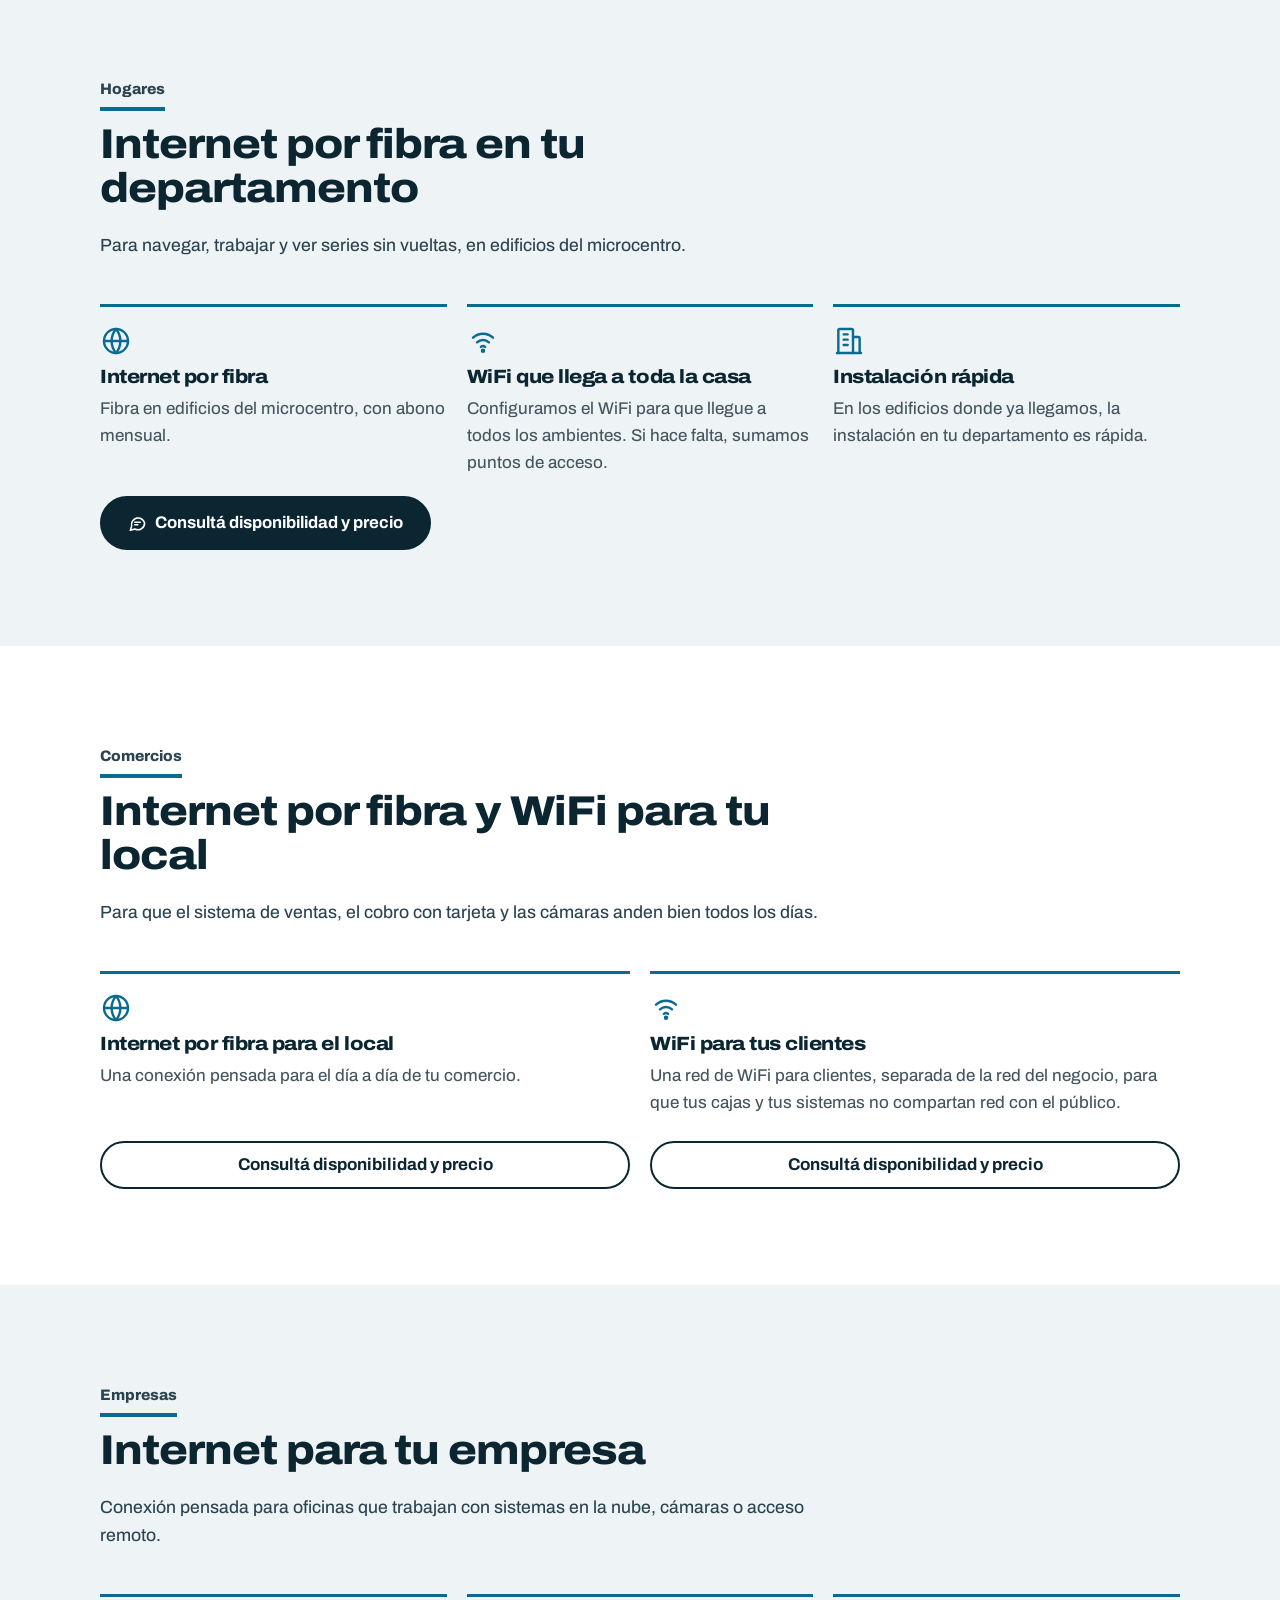
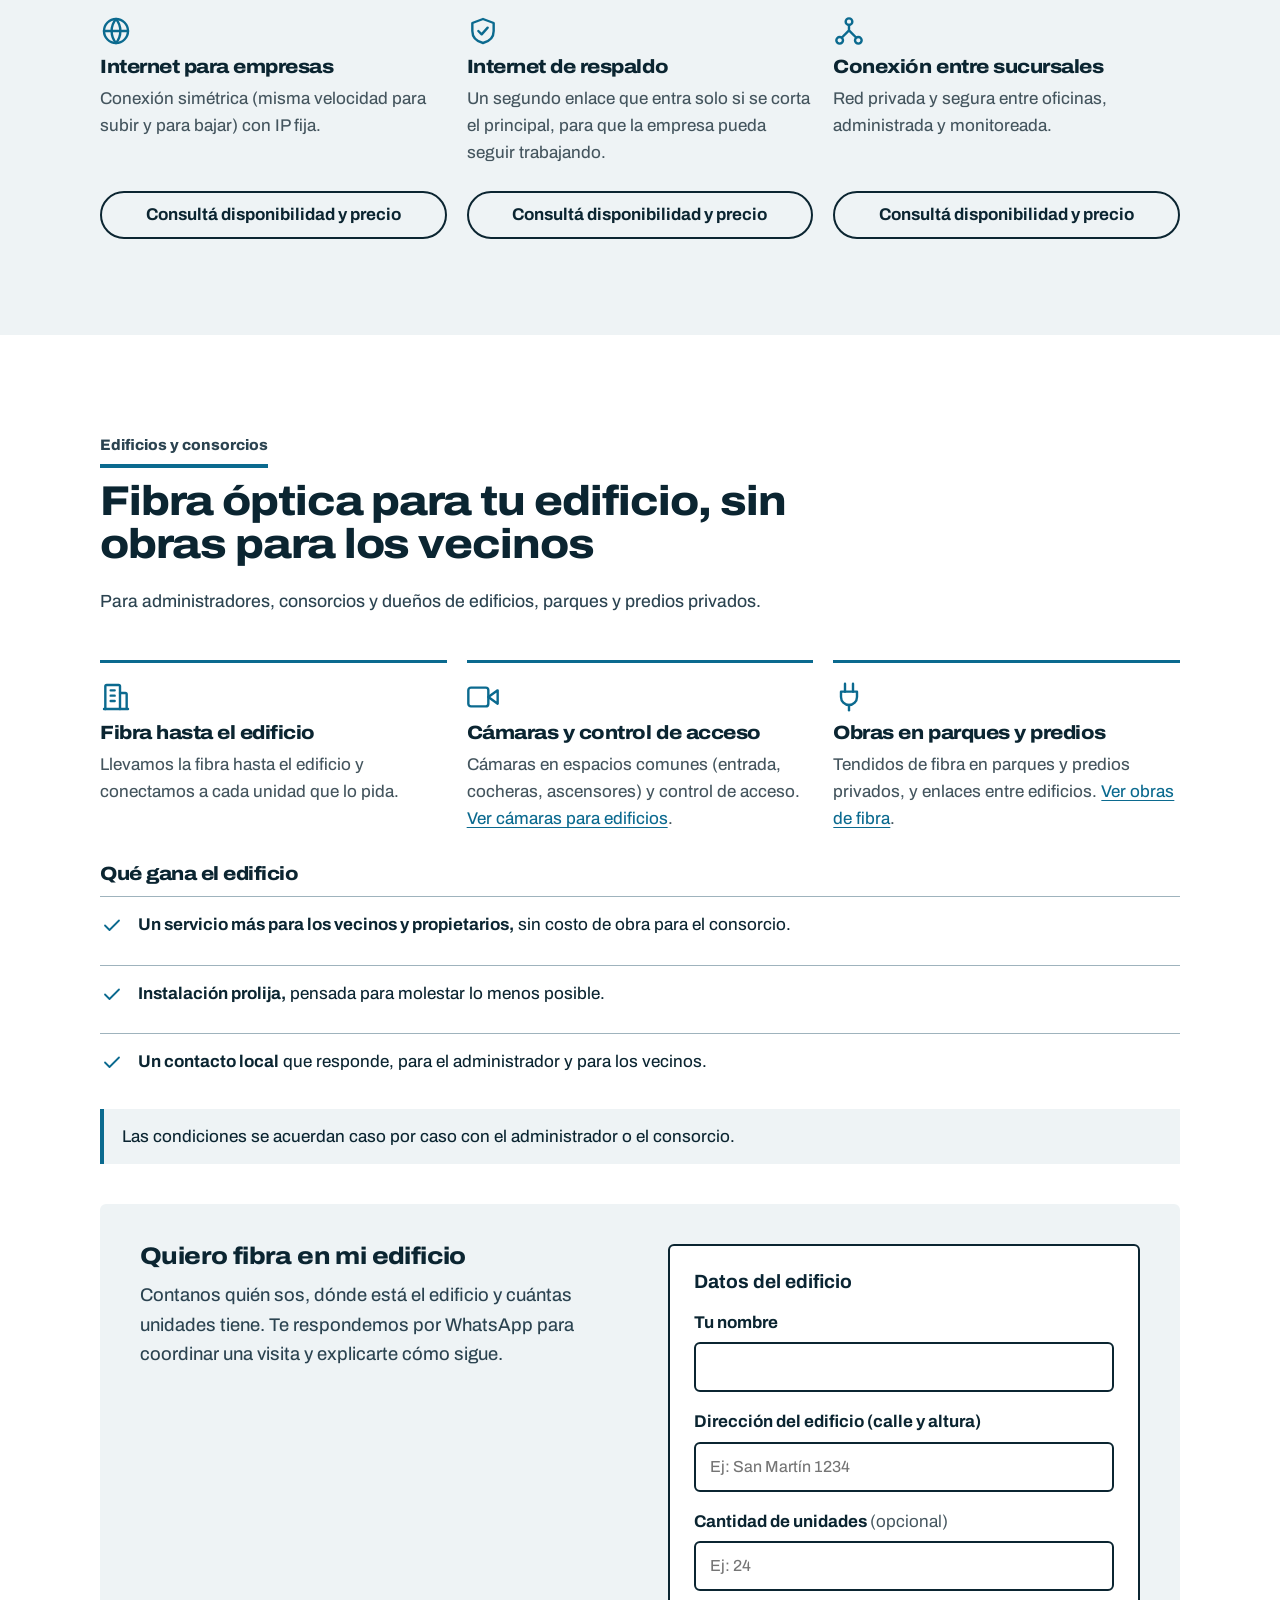
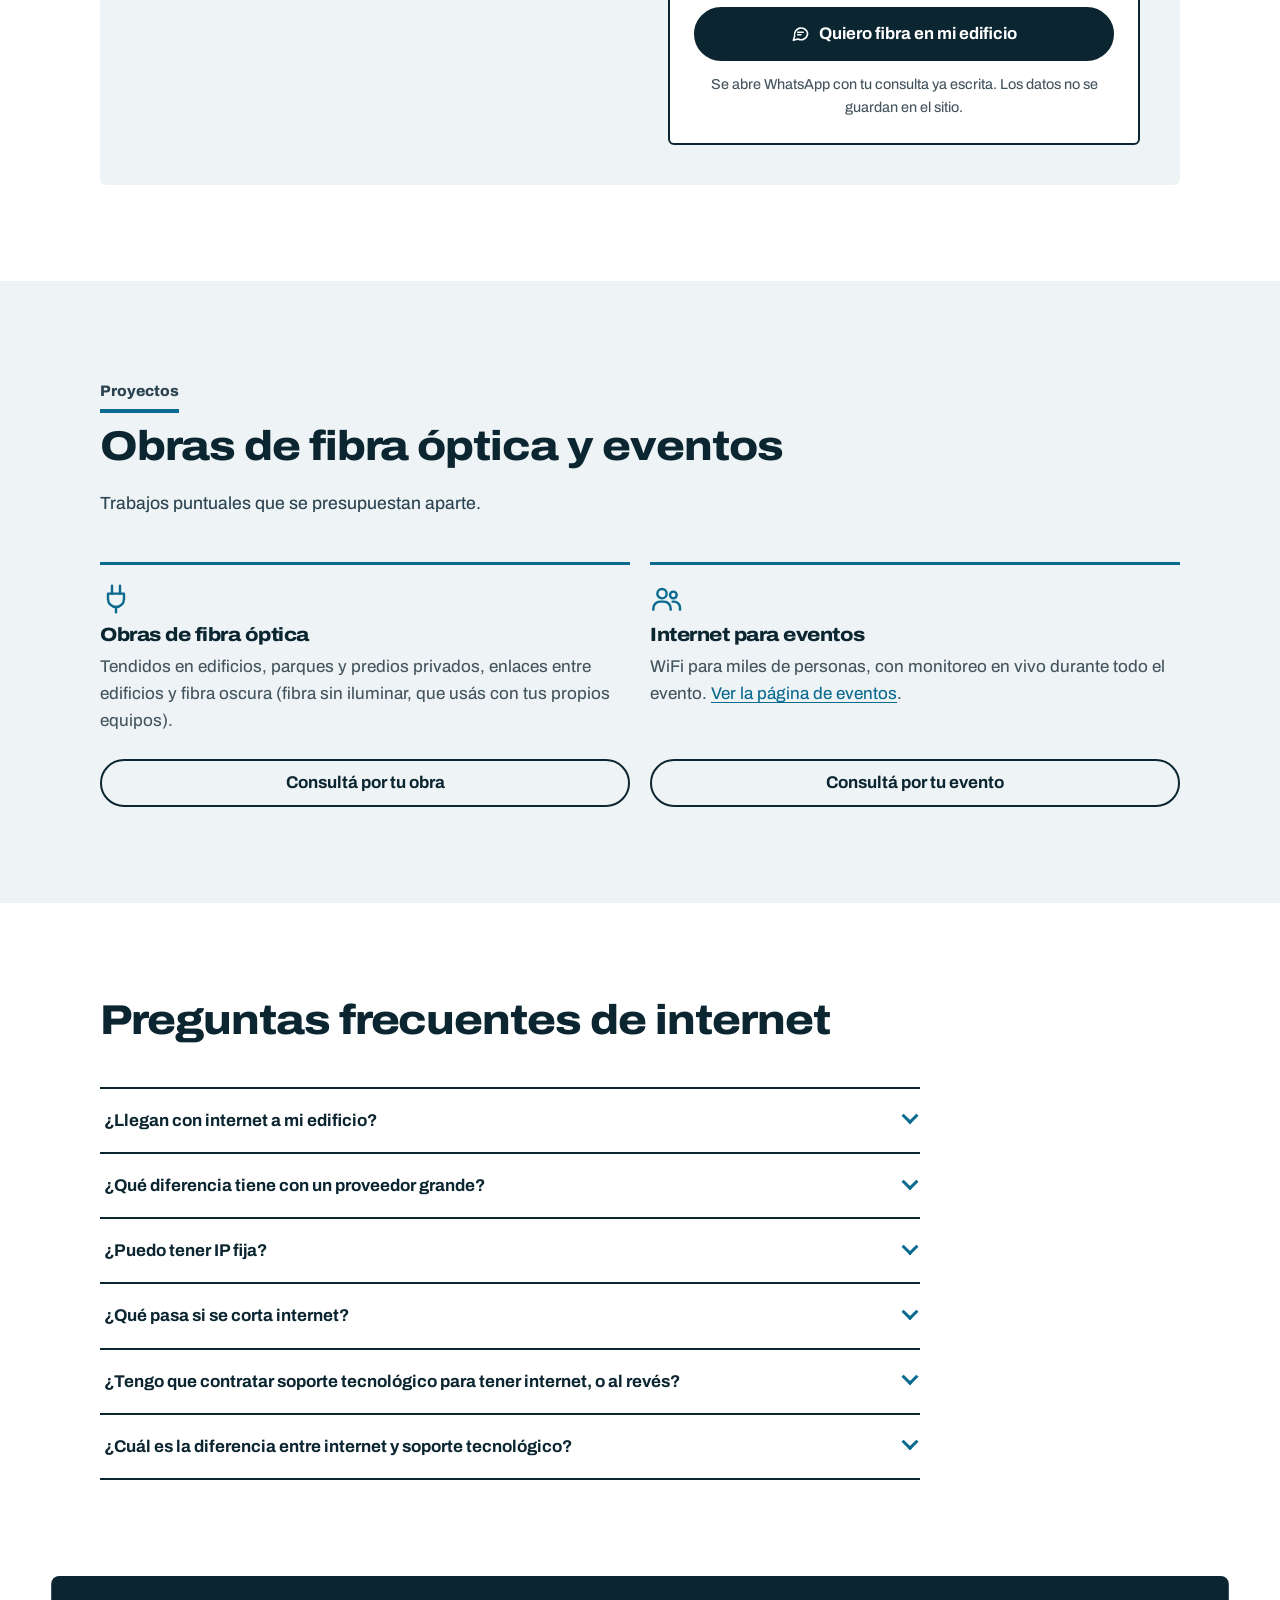
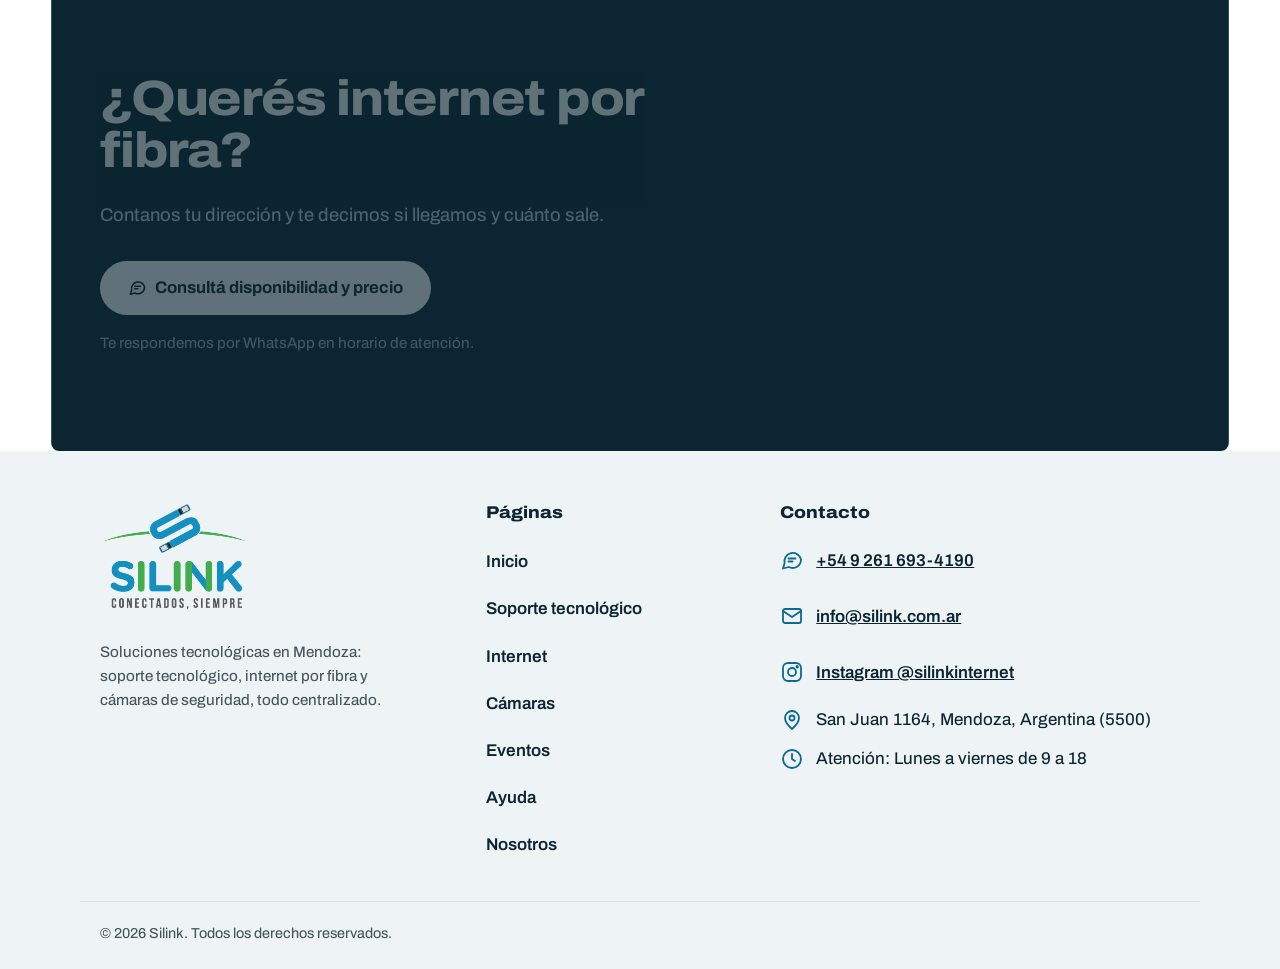
<file: internet.html>
<!doctype html>
<html lang="es-AR">
<head>
  <meta charset="utf-8">
  <meta name="viewport" content="width=device-width, initial-scale=1">
  <title>Internet por fibra en el microcentro de Mendoza | Silink</title>
  <meta name="description" content="Fibra óptica propia para hogares, comercios, empresas y edificios del microcentro de Mendoza. Consultá si llegamos a tu dirección.">
  <meta name="theme-color" content="#0A2533">
  <link rel="canonical" href="https://silink.com.ar/internet.html">

  <link rel="icon" href="favicon.ico" sizes="48x48">
  <link rel="icon" type="image/png" sizes="32x32" href="assets/favicon-32.png">
  <link rel="apple-touch-icon" href="assets/apple-touch-icon.png">

  <meta property="og:type" content="website">
  <meta property="og:locale" content="es_AR">
  <meta property="og:site_name" content="Silink">
  <meta property="og:title" content="Internet por fibra en el microcentro de Mendoza | Silink">
  <meta property="og:description" content="Fibra óptica propia para hogares, comercios, empresas y edificios. Consultá si llegamos a tu dirección.">
  <meta property="og:url" content="https://silink.com.ar/internet.html">
  <meta property="og:image" content="https://silink.com.ar/assets/og-image.png">
  <meta property="og:image:width" content="1200">
  <meta property="og:image:height" content="630">
  <meta property="og:image:alt" content="Silink: soluciones tecnológicas en Mendoza. Todo centralizado.">
  <meta name="twitter:card" content="summary_large_image">
  <meta name="twitter:title" content="Internet por fibra en el microcentro de Mendoza | Silink">
  <meta name="twitter:description" content="Fibra óptica propia para hogares, comercios, empresas y edificios. Consultá si llegamos a tu dirección.">
  <meta name="twitter:image" content="https://silink.com.ar/assets/og-image.png">

  <link rel="preconnect" href="https://fonts.googleapis.com">
  <link rel="preconnect" href="https://fonts.gstatic.com" crossorigin>
  <link rel="stylesheet" href="https://fonts.googleapis.com/css2?family=Archivo:wdth,wght@62..125,100..900&display=swap">
  <link rel="stylesheet" href="css/styles.css">
  <link rel="stylesheet" href="css/marca.css">
  <script>document.documentElement.className += ' js';</script>
</head>
<body data-page="internet" class="v2">
<script src="js/layout.js?v=20261127"></script>

<noscript>
  <p class="noscript">Para usar los botones activá JavaScript, o escribinos directo por WhatsApp: <a href="https://wa.me/5492616934190">+54 9 261 693-4190</a>.</p>
</noscript>

<main id="contenido">

  <!-- HERO -->
  <section class="hero hero--page hero--art" data-parallax aria-labelledby="hero-title">
    <div class="container hero__inner">
      <div class="hero__copy">
        <p class="eyebrow">Fibra óptica propia · Microcentro de Mendoza</p>
        <h1 id="hero-title">Internet por fibra en el microcentro de Mendoza</h1>
        <p class="lead">Tenemos nuestra propia red de fibra óptica hasta los edificios, así que nos hacemos cargo de tu conexión de punta a punta.</p>
        <p class="que-es"><strong>Qué es</strong> <span data-bind="textos.queEsInternet">La conexión que llega a tu casa, local u oficina.</span></p>
        <div class="hero__actions">
          <a class="btn btn--blue btn--lg" href="#cobertura">¿Llegamos a tu dirección?</a>
          <a class="btn btn--ghost btn--lg" href="#hogares">Ver opciones</a>
        </div>
      </div>

      <!-- Edificio sin conexión que se conecta por fibra. Decorativo, se anima una sola vez al entrar en pantalla. -->
      <div class="hero__art" aria-hidden="true">
        <svg class="art-anim net-art" viewBox="0 0 520 400" focusable="false">
          <!-- calle -->
          <path class="sd" pathLength="1" d="M10 380 H510" fill="none" stroke="#0B2531" stroke-width="4" stroke-linecap="round" style="--d:0s;--t:.7s"/>
          <!-- edificio -->
          <rect class="sf" x="250" y="76" width="170" height="304" rx="8" fill="#EAF1F4" stroke="#0B2531" stroke-width="6" style="--d:.1s"/>
          <rect class="sf" x="262" y="62" width="146" height="14" rx="4" fill="#3F4042" style="--d:.15s"/>
          <rect class="sf" x="322" y="330" width="40" height="50" rx="4" fill="#3F4042" style="--d:.2s"/>
          <!-- ventanas: las que se encienden son las unidades que piden el servicio -->
          <g class="sf" style="--d:.25s">
            <rect x="282" y="100" width="32" height="28" rx="5" fill="#C7D3D9"/>
            <rect class="sk" x="326" y="100" width="32" height="28" rx="5" fill="#1390C0" style="--d:3.5s"/>
            <rect x="370" y="100" width="32" height="28" rx="5" fill="#C7D3D9"/>
            <rect class="sk" x="282" y="146" width="32" height="28" rx="5" fill="#1390C0" style="--d:3.25s"/>
            <rect x="326" y="146" width="32" height="28" rx="5" fill="#C7D3D9"/>
            <rect class="sk" x="370" y="146" width="32" height="28" rx="5" fill="#1390C0" style="--d:3.25s"/>
            <rect x="282" y="192" width="32" height="28" rx="5" fill="#C7D3D9"/>
            <rect class="sk" x="326" y="192" width="32" height="28" rx="5" fill="#1390C0" style="--d:3s"/>
            <rect class="sk" x="370" y="192" width="32" height="28" rx="5" fill="#1390C0" style="--d:3s"/>
            <rect class="sk" x="282" y="238" width="32" height="28" rx="5" fill="#1390C0" style="--d:2.75s"/>
            <rect class="sk" x="326" y="238" width="32" height="28" rx="5" fill="#1390C0" style="--d:2.75s"/>
            <rect x="370" y="238" width="32" height="28" rx="5" fill="#C7D3D9"/>
            <rect class="sk" x="282" y="284" width="32" height="28" rx="5" fill="#1390C0" style="--d:2.5s"/>
            <rect x="326" y="284" width="32" height="28" rx="5" fill="#C7D3D9"/>
            <rect class="sk" x="370" y="284" width="32" height="28" rx="5" fill="#1390C0" style="--d:2.5s"/>
          </g>
          <!-- nodo de fibra -->
          <rect class="sf" x="30" y="300" width="64" height="80" rx="8" fill="#3F4042" style="--d:.4s"/>
          <path class="sf" d="M44 330 H80 M44 346 H80" fill="none" stroke="#8A8D90" stroke-width="4" stroke-linecap="round" style="--d:.4s"/>
          <circle class="sf" cx="62" cy="316" r="5" fill="#1390C0" style="--d:1.1s"/>
          <!-- cable de fibra: del nodo al edificio y por dentro hasta arriba -->
          <path class="sd" pathLength="1" d="M94 356 C150 356 170 370 205 368 S240 356 266 356" fill="none" stroke="#1390C0" stroke-width="14" stroke-linecap="round" style="--d:1.2s;--t:1s"/>
          <rect class="sf" x="88" y="347" width="16" height="18" rx="4" fill="#59595B" style="--d:1.2s"/>
          <rect class="sf" x="257" y="347" width="18" height="18" rx="4" fill="#59595B" style="--d:2.1s"/>
          <path class="sd" pathLength="1" d="M266 356 V112" fill="none" stroke="#1390C0" stroke-width="6" stroke-linecap="round" style="--d:2.3s;--t:1.3s"/>
          <!-- cartel rojo: sin conexión -->
          <g class="se" style="--d:.7s;--t:2.6s">
            <rect x="46" y="132" width="156" height="38" rx="19" fill="#E5484D"/>
            <text x="124" y="157" text-anchor="middle" font-size="18" font-weight="800" fill="#fff" style="font-family:inherit">Sin internet</text>
          </g>
          <!-- resuelto: ondas WiFi y cartel azul -->
          <circle class="sf" cx="335" cy="50" r="4.5" fill="#1390C0" style="--d:3.6s"/>
          <path class="sd" pathLength="1" d="M326 41 Q335 33 344 41" fill="none" stroke="#1390C0" stroke-width="6" stroke-linecap="round" style="--d:3.7s;--t:.35s"/>
          <path class="sd" pathLength="1" d="M318 32 Q335 15 352 32" fill="none" stroke="#1390C0" stroke-width="6" stroke-linecap="round" style="--d:3.85s;--t:.35s"/>
          <path class="sd" pathLength="1" d="M310 23 Q335 -2 360 23" fill="none" stroke="#1390C0" stroke-width="6" stroke-linecap="round" style="--d:4s;--t:.35s"/>
          <g class="sp" style="--d:3.4s">
            <rect x="46" y="132" width="156" height="38" rx="19" fill="#0E7AA6"/>
            <path d="M68 151 L75 158 L88 144" fill="none" stroke="#fff" stroke-width="4" stroke-linecap="round" stroke-linejoin="round"/>
            <text x="144" y="157" text-anchor="middle" font-size="18" font-weight="800" fill="#fff" style="font-family:inherit">Conectado</text>
          </g>
        </svg>
      </div>

      <!-- Accesos a las secciones: ocupan todo el ancho, debajo del texto y la ilustración -->
      <ul class="quicknav" aria-label="En esta página">
        <li><a href="#hogares">Hogares</a></li>
        <li><a href="#comercios">Comercios</a></li>
        <li><a href="#empresas">Empresas</a></li>
        <li><a href="#edificios">Edificios y consorcios</a></li>
        <li><a href="#obras">Obras y eventos</a></li>
        <li><a href="#preguntas">Preguntas</a></li>
      </ul>
    </div>
  </section>

  <!-- COBERTURA -->
  <section id="cobertura" class="section" aria-labelledby="cobertura-title">
    <div class="container">
      <div class="coverage-wrap">
        <div class="coverage">
          <div class="coverage__copy">
            <h2 id="cobertura-title" class="coverage__title">Cobertura: ¿llegamos a tu dirección?</h2>
            <p class="lead-sm">Estamos en el microcentro de Mendoza y crecemos cuadra por cuadra. Si todavía no llegamos a tu edificio, te avisamos cuando lleguemos, y mientras tanto podemos darte soporte y un internet de respaldo.</p>
            <div class="zones" hidden>
              <h3>Zonas donde ya llegamos</h3>
              <ul></ul>
            </div>
          </div>

          <form id="cobertura-form" class="form card" novalidate data-wa-form="cobertura" data-wa-tel="internet" aria-labelledby="form-title">
            <h3 id="form-title" class="form__title">Consultá tu dirección</h3>
            <div class="field">
              <label for="cob-nombre">Nombre</label>
              <input id="cob-nombre" name="nombre" type="text" autocomplete="name" required data-error="Escribí tu nombre.">
            </div>
            <div class="field">
              <label for="cob-direccion">Dirección (calle y altura)</label>
              <input id="cob-direccion" name="direccion" type="text" autocomplete="off" placeholder="Ej: San Martín 1234" required data-needs-number data-error="Escribí la calle y la altura, por ejemplo: San Martín 1234.">
            </div>
            <div class="field">
              <label for="cob-piso">Piso / oficina <span class="opt">(opcional)</span></label>
              <input id="cob-piso" name="piso" type="text" autocomplete="off" placeholder="Ej: 3° B" data-prefix=", piso/oficina ">
            </div>
            <div class="field">
              <label for="cob-tipo">Es para</label>
              <select id="cob-tipo" name="tipo" required data-error="Elegí qué tipo de lugar es.">
                <option value="">Elegí una opción</option>
                <option value="mi hogar">Un hogar</option>
                <option value="mi comercio">Un comercio</option>
                <option value="mi empresa">Una empresa</option>
                <option value="mi edificio o consorcio">Un edificio / consorcio</option>
              </select>
            </div>
            <p class="form__error" role="alert" hidden></p>
            <button class="btn btn--wa btn--lg btn--block" type="submit">Consultar por WhatsApp</button>
            <p class="form__hint">Se abre WhatsApp con tu consulta ya escrita. Los datos no se guardan en el sitio.</p>
            <p class="form__status" role="status" aria-live="polite" hidden></p>
          </form>
        </div>
      </div>
    </div>
  </section>

  <!-- HOGARES -->
  <section id="hogares" class="section section--soft segment" aria-labelledby="hogares-title">
    <div class="container">
      <header class="section__head">
        <p class="segment__label">Hogares</p>
        <h2 id="hogares-title">Internet por fibra en tu departamento</h2>
        <p>Para navegar, trabajar y ver series sin vueltas, en edificios del microcentro.</p>
      </header>
      <div class="grid grid--stack3" data-fx-stagger>
        <article class="card service">
          <span class="icon-badge icon-badge--blue"><svg class="ico"><use href="#i-globe"/></svg></span>
          <h3>Internet por fibra</h3>
          <p>Fibra en edificios del microcentro, con abono mensual.</p>
        </article>
        <article class="card service">
          <span class="icon-badge icon-badge--blue"><svg class="ico"><use href="#i-wifi"/></svg></span>
          <h3>WiFi que llega a toda la casa</h3>
          <p>Configuramos el WiFi para que llegue a todos los ambientes. Si hace falta, sumamos puntos de acceso.</p>
        </article>
        <article class="card service">
          <span class="icon-badge icon-badge--blue"><svg class="ico"><use href="#i-building"/></svg></span>
          <h3>Instalación rápida</h3>
          <p>En los edificios donde ya llegamos, la instalación en tu departamento es rápida.</p>
        </article>
      </div>
      <div class="segment__cta">
        <a class="btn btn--wa btn--lg" data-wa="internetHogares" data-wa-tel="internet" href="#contacto">Consultá disponibilidad y precio</a>
      </div>
    </div>
  </section>

  <!-- COMERCIOS -->
  <section id="comercios" class="section segment" aria-labelledby="comercios-title">
    <div class="container">
      <header class="section__head">
        <p class="segment__label">Comercios</p>
        <h2 id="comercios-title">Internet por fibra y WiFi para tu local</h2>
        <p>Para que el sistema de ventas, el cobro con tarjeta y las cámaras anden bien todos los días.</p>
      </header>
      <div class="grid grid--2" data-fx-stagger="side">
        <article class="card service card--action">
          <span class="icon-badge icon-badge--blue"><svg class="ico"><use href="#i-globe"/></svg></span>
          <h3>Internet por fibra para el local</h3>
          <p>Una conexión pensada para el día a día de tu comercio.</p>
          <a class="btn btn--outline btn--block" data-wa="internetComercios" data-wa-tel="internet" aria-label="Consultá disponibilidad y precio: internet por fibra para el local" href="#contacto">Consultá disponibilidad y precio</a>
        </article>
        <article class="card service card--action">
          <span class="icon-badge icon-badge--blue"><svg class="ico"><use href="#i-wifi"/></svg></span>
          <h3>WiFi para tus clientes</h3>
          <p>Una red de WiFi para clientes, separada de la red del negocio, para que tus cajas y tus sistemas no compartan red con el público.</p>
          <a class="btn btn--outline btn--block" data-wa="wifiComercios" data-wa-tel="internet" aria-label="Consultá disponibilidad y precio: WiFi para clientes" href="#contacto">Consultá disponibilidad y precio</a>
        </article>
      </div>
    </div>
  </section>

  <!-- EMPRESAS -->
  <section id="empresas" class="section section--soft segment" aria-labelledby="empresas-title">
    <div class="container">
      <header class="section__head">
        <p class="segment__label">Empresas</p>
        <h2 id="empresas-title">Internet para tu empresa</h2>
        <p>Conexión pensada para oficinas que trabajan con sistemas en la nube, cámaras o acceso remoto.</p>
      </header>
      <div class="grid grid--stack3" data-fx-stagger>
        <article class="card service card--action">
          <span class="icon-badge icon-badge--blue"><svg class="ico"><use href="#i-globe"/></svg></span>
          <h3>Internet para empresas</h3>
          <p>Conexión simétrica (misma velocidad para subir y para bajar) con IP fija.</p>
          <a class="btn btn--outline btn--block" data-wa="internetEmpresas" data-wa-tel="internet" aria-label="Consultá disponibilidad y precio: internet para empresas" href="#contacto">Consultá disponibilidad y precio</a>
        </article>
        <article class="card service card--action">
          <span class="icon-badge icon-badge--blue"><svg class="ico"><use href="#i-shield"/></svg></span>
          <h3>Internet de respaldo</h3>
          <p>Un segundo enlace que entra solo si se corta el principal, para que la empresa pueda seguir trabajando.</p>
          <a class="btn btn--outline btn--block" data-wa="respaldo" data-wa-tel="internet" aria-label="Consultá disponibilidad y precio: internet de respaldo" href="#contacto">Consultá disponibilidad y precio</a>
        </article>
        <article class="card service card--action">
          <span class="icon-badge icon-badge--blue"><svg class="ico"><use href="#i-network"/></svg></span>
          <h3>Conexión entre sucursales</h3>
          <p>Red privada y segura entre oficinas, administrada y monitoreada.</p>
          <a class="btn btn--outline btn--block" data-wa="sucursales" data-wa-tel="internet" aria-label="Consultá disponibilidad y precio: conexión entre sucursales" href="#contacto">Consultá disponibilidad y precio</a>
        </article>
      </div>
    </div>
  </section>

  <!-- EDIFICIOS Y CONSORCIOS -->
  <section id="edificios" class="section segment" aria-labelledby="edificios-title">
    <div class="container">
      <header class="section__head">
        <p class="segment__label">Edificios y consorcios</p>
        <h2 id="edificios-title">Fibra óptica para tu edificio, sin obras para los vecinos</h2>
        <p>Para administradores, consorcios y dueños de edificios, parques y predios privados.</p>
      </header>
      <div class="grid grid--stack3" data-fx-stagger>
        <article class="card service">
          <span class="icon-badge icon-badge--blue"><svg class="ico"><use href="#i-building"/></svg></span>
          <h3>Fibra hasta el edificio</h3>
          <p>Llevamos la fibra hasta el edificio y conectamos a cada unidad que lo pida.</p>
        </article>
        <article class="card service">
          <span class="icon-badge icon-badge--blue"><svg class="ico"><use href="#i-camera"/></svg></span>
          <h3>Cámaras y control de acceso</h3>
          <p>Cámaras en espacios comunes (entrada, cocheras, ascensores) y control de acceso. <a href="camaras.html#edificios">Ver cámaras para edificios</a>.</p>
        </article>
        <article class="card service">
          <span class="icon-badge icon-badge--blue"><svg class="ico"><use href="#i-cable"/></svg></span>
          <h3>Obras en parques y predios</h3>
          <p>Tendidos de fibra en parques y predios privados, y enlaces entre edificios. <a href="#obras">Ver obras de fibra</a>.</p>
        </article>
      </div>

      <h3 class="gains-title">Qué gana el edificio</h3>
      <ul class="gains">
        <li><svg class="ico"><use href="#i-check"/></svg><span><strong>Un servicio más para los vecinos y propietarios,</strong> sin costo de obra para el consorcio.</span></li>
        <li><svg class="ico"><use href="#i-check"/></svg><span><strong>Instalación prolija,</strong> pensada para molestar lo menos posible.</span></li>
        <li><svg class="ico"><use href="#i-check"/></svg><span><strong>Un contacto local</strong> que responde, para el administrador y para los vecinos.</span></li>
      </ul>
      <div class="callout"><p>Las condiciones se acuerdan caso por caso con el administrador o el consorcio.</p></div>

      <div id="quiero-fibra" class="coverage-wrap segment__cta">
        <div class="coverage">
          <div class="coverage__copy">
            <h3 id="fibra-title" class="coverage__title">Quiero fibra en mi edificio</h3>
            <p class="lead-sm">Contanos quién sos, dónde está el edificio y cuántas unidades tiene. Te respondemos por WhatsApp para coordinar una visita y explicarte cómo sigue.</p>
          </div>

          <form id="edificio-form" class="form card" novalidate data-wa-form="edificio" data-wa-tel="internet" aria-labelledby="edificio-form-title">
            <h4 id="edificio-form-title" class="form__title">Datos del edificio</h4>
            <div class="field">
              <label for="ed-nombre">Tu nombre</label>
              <input id="ed-nombre" name="nombre" type="text" autocomplete="name" required data-error="Escribí tu nombre.">
            </div>
            <div class="field">
              <label for="ed-direccion">Dirección del edificio (calle y altura)</label>
              <input id="ed-direccion" name="direccion" type="text" autocomplete="off" placeholder="Ej: San Martín 1234" required data-needs-number data-error="Escribí la calle y la altura, por ejemplo: San Martín 1234.">
            </div>
            <div class="field">
              <label for="ed-unidades">Cantidad de unidades <span class="opt">(opcional)</span></label>
              <input id="ed-unidades" name="unidades" type="number" min="1" inputmode="numeric" placeholder="Ej: 24" data-prefix=" (cantidad de unidades: " data-suffix=")">
            </div>
            <p class="form__error" role="alert" hidden></p>
            <button class="btn btn--wa btn--lg btn--block" type="submit">Quiero fibra en mi edificio</button>
            <p class="form__hint">Se abre WhatsApp con tu consulta ya escrita. Los datos no se guardan en el sitio.</p>
            <p class="form__status" role="status" aria-live="polite" hidden></p>
          </form>
        </div>
      </div>
    </div>
  </section>

  <!-- OBRAS DE FIBRA Y EVENTOS -->
  <section id="obras" class="section section--soft segment" aria-labelledby="obras-title">
    <div class="container">
      <header class="section__head">
        <p class="segment__label">Proyectos</p>
        <h2 id="obras-title">Obras de fibra óptica y eventos</h2>
        <p>Trabajos puntuales que se presupuestan aparte.</p>
      </header>
      <div class="grid grid--2" data-fx-stagger="side">
        <article class="card service card--action">
          <span class="icon-badge icon-badge--blue"><svg class="ico"><use href="#i-cable"/></svg></span>
          <h3>Obras de fibra óptica</h3>
          <p>Tendidos en edificios, parques y predios privados, enlaces entre edificios y fibra oscura (fibra sin iluminar, que usás con tus propios equipos).</p>
          <a class="btn btn--outline btn--block" data-wa="fibra" data-wa-tel="internet" aria-label="Consultá por obras de fibra óptica" href="#contacto">Consultá por tu obra</a>
        </article>
        <article class="card service card--action">
          <span class="icon-badge icon-badge--blue"><svg class="ico"><use href="#i-people"/></svg></span>
          <h3>Internet para eventos</h3>
          <p>WiFi para miles de personas, con monitoreo en vivo durante todo el evento. <a href="eventos.html">Ver la página de eventos</a>.</p>
          <a class="btn btn--outline btn--block" data-wa="eventos" data-wa-tel="internet" aria-label="Consultá por internet para eventos" href="#contacto">Consultá por tu evento</a>
        </article>
      </div>
    </div>
  </section>

  <!-- PREGUNTAS FRECUENTES -->
  <section id="preguntas" class="section" aria-labelledby="faq-title">
    <div class="container container--narrow">
      <header class="section__head">
        <h2 id="faq-title">Preguntas frecuentes de internet</h2>
      </header>
      <div class="faq">
        <details>
          <summary>¿Llegan con internet a mi edificio?</summary>
          <p>Estamos en el microcentro de Mendoza y crecemos cuadra por cuadra. Completá el <a href="#cobertura">formulario de cobertura</a> con tu dirección y te respondemos por WhatsApp. Si todavía no llegamos, te avisamos cuando lleguemos y, mientras tanto, podemos darte soporte y un internet de respaldo.</p>
        </details>
        <details>
          <summary>¿Qué diferencia tiene con un proveedor grande?</summary>
          <p>Un proveedor grande te vende una conexión y atiende por un 0800. Nosotros nos hacemos cargo de la conexión, de la red interna de tu empresa y del soporte, con un responsable local que responde y va hasta el lugar.</p>
        </details>
        <details>
          <summary>¿Puedo tener IP fija?</summary>
          <p>Sí, en los planes de internet para empresas. Consultanos por WhatsApp y te contamos cómo se contrata.</p>
        </details>
        <details>
          <summary>¿Qué pasa si se corta internet?</summary>
          <p>Te avisamos y trabajamos para resolverlo. Si tenés internet de respaldo, un segundo enlace toma la posta y la empresa sigue funcionando mientras tanto. Antes de escribirnos, podés probar la <a href="ayuda.html#sin-internet">guía para cuando no tenés internet</a>.</p>
        </details>
        <details>
          <summary>¿Tengo que contratar soporte tecnológico para tener internet, o al revés?</summary>
          <p>No. El internet y el soporte se contratan por separado. Si los contratás juntos, tenés un <a href="#contacto" data-wa="todoEnUno" data-wa-tel="internet">precio especial</a>.</p>
        </details>
        <details>
          <summary>¿Cuál es la diferencia entre internet y soporte tecnológico?</summary>
          <p>Internet es como el agua que llega a tu edificio. El soporte tecnológico es el plomero que cuida las cañerías y las canillas de adentro: computadoras, impresoras, red y sistemas. Podés contratar uno, el otro o los dos.</p>
        </details>
      </div>
    </div>
  </section>

  <!-- LLAMADO FINAL -->
  <section class="cta" data-scrub aria-labelledby="cta-title">
    <div class="container cta__inner">
      <h2 id="cta-title">¿Querés internet por fibra?</h2>
      <p>Contanos tu dirección y te decimos si llegamos y cuánto sale.</p>
      <a class="btn btn--wa btn--lg" data-wa="internetGeneral" data-wa-tel="internet" href="#contacto">Consultá disponibilidad y precio</a>
      <p class="cta__small">Te respondemos por WhatsApp en horario de atención.</p>
    </div>
  </section>

</main>

<script src="js/config.js?v=20261127"></script>
<script src="js/main.js?v=20261127"></script>
</body>
</html>
</file>
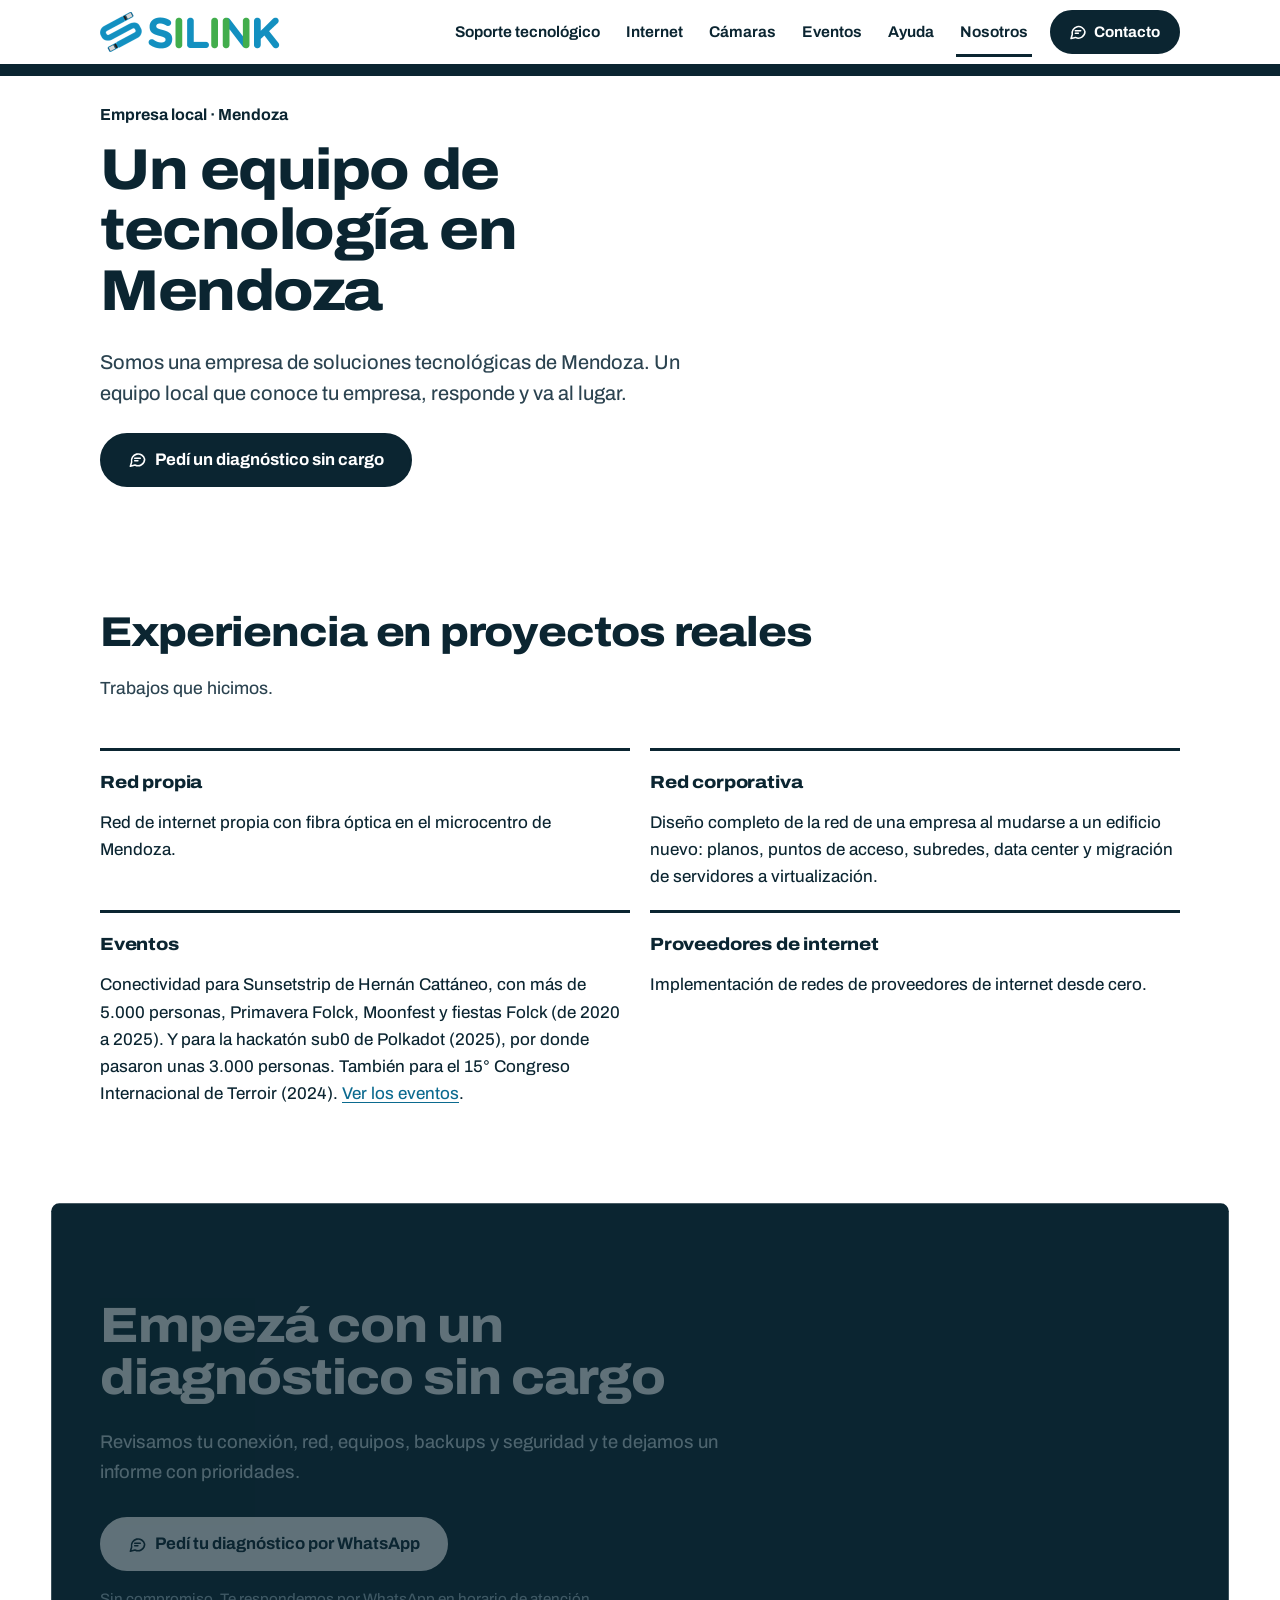
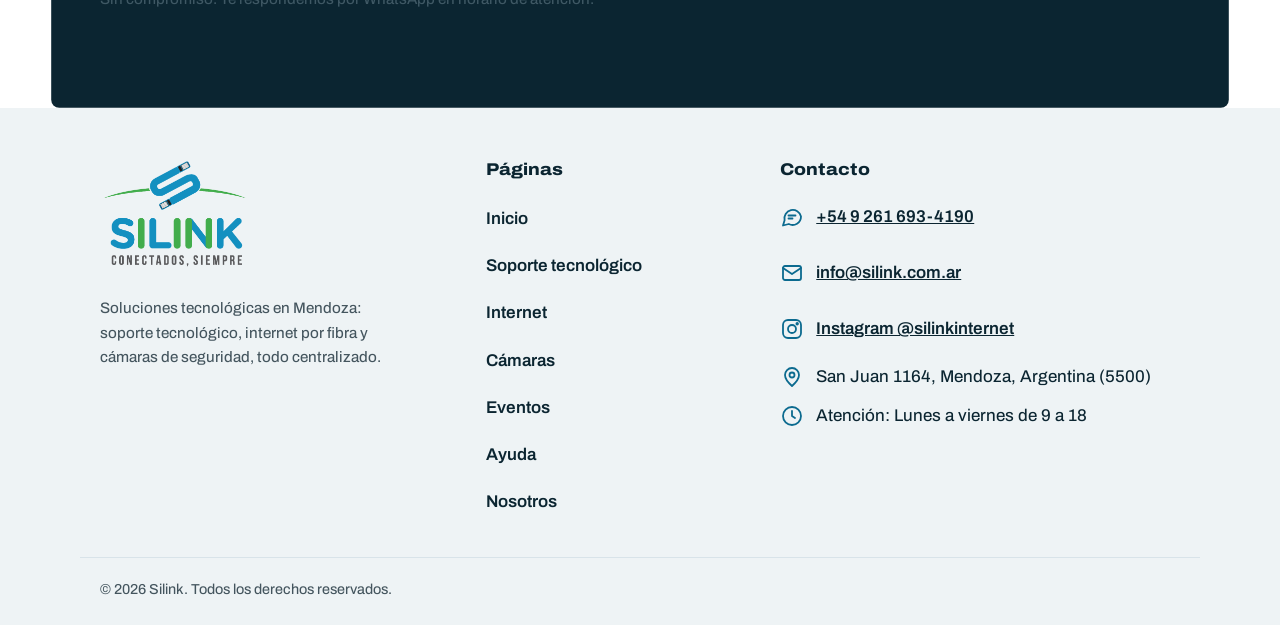
<file: nosotros.html>
<!doctype html>
<html lang="es-AR">
<head>
  <meta charset="utf-8">
  <meta name="viewport" content="width=device-width, initial-scale=1">
  <title>Quiénes somos | Silink, tecnología en Mendoza</title>
  <meta name="description" content="Conocé a Silink: equipo local en Mendoza con experiencia en redes de proveedores de internet, infraestructura empresarial y eventos de más de 5.000 personas.">
  <meta name="theme-color" content="#0A2533">
  <link rel="canonical" href="https://silink.com.ar/nosotros.html">

  <link rel="icon" href="favicon.ico" sizes="48x48">
  <link rel="icon" type="image/png" sizes="32x32" href="assets/favicon-32.png">
  <link rel="apple-touch-icon" href="assets/apple-touch-icon.png">

  <meta property="og:type" content="website">
  <meta property="og:locale" content="es_AR">
  <meta property="og:site_name" content="Silink">
  <meta property="og:title" content="Quiénes somos | Silink, tecnología en Mendoza">
  <meta property="og:description" content="Experiencia en redes de proveedores de internet, infraestructura empresarial y conectividad para eventos, con un equipo local en Mendoza.">
  <meta property="og:url" content="https://silink.com.ar/nosotros.html">
  <meta property="og:image" content="https://silink.com.ar/assets/og-image.png">
  <meta property="og:image:width" content="1200">
  <meta property="og:image:height" content="630">
  <meta property="og:image:alt" content="Silink: soluciones tecnológicas en Mendoza. Todo centralizado.">
  <meta name="twitter:card" content="summary_large_image">
  <meta name="twitter:title" content="Quiénes somos | Silink, tecnología en Mendoza">
  <meta name="twitter:description" content="Experiencia en redes de proveedores de internet, infraestructura empresarial y conectividad para eventos, con un equipo local en Mendoza.">
  <meta name="twitter:image" content="https://silink.com.ar/assets/og-image.png">

  <link rel="preconnect" href="https://fonts.googleapis.com">
  <link rel="preconnect" href="https://fonts.gstatic.com" crossorigin>
  <link rel="stylesheet" href="https://fonts.googleapis.com/css2?family=Archivo:wdth,wght@62..125,100..900&display=swap">
  <link rel="stylesheet" href="css/styles.css">
  <link rel="stylesheet" href="css/marca.css">
  <script>document.documentElement.className += ' js';</script>
</head>
<body data-page="nosotros" class="v2">
<script src="js/layout.js?v=20261127"></script>

<noscript>
  <p class="noscript">Para usar los botones activá JavaScript, o escribinos directo por WhatsApp: <a href="https://wa.me/5492616934190">+54 9 261 693-4190</a>.</p>
</noscript>

<main id="contenido">

  <!-- HERO -->
  <section class="hero hero--page" data-parallax aria-labelledby="hero-title">
    <div class="container hero__inner">
      <div class="hero__copy">
        <p class="eyebrow">Empresa local · Mendoza</p>
        <h1 id="hero-title">Un equipo de tecnología en Mendoza</h1>
        <p class="lead">Somos una empresa de soluciones tecnológicas de Mendoza. Un equipo local que conoce tu empresa, responde y va al lugar.</p>
        <div class="hero__actions">
          <a class="btn btn--wa btn--lg" data-wa="diagnostico" href="#contacto">Pedí un diagnóstico sin cargo</a>
        </div>
      </div>
    </div>
  </section>

  <!-- EXPERIENCIA -->
  <section id="experiencia" class="section" aria-labelledby="exp-title">
    <div class="container">
      <header class="section__head">
        <h2 id="exp-title">Experiencia en proyectos reales</h2>
        <p>Trabajos que hicimos.</p>
      </header>
      <div class="grid grid--2" data-fx-stagger="side">
        <article class="card case">
          <p class="case__tag">Red propia</p>
          <p>Red de internet propia con fibra óptica en el microcentro de Mendoza.</p>
        </article>
        <article class="card case">
          <p class="case__tag">Red corporativa</p>
          <p>Diseño completo de la red de una empresa al mudarse a un edificio nuevo: planos, puntos de acceso, subredes, data center y migración de servidores a virtualización.</p>
        </article>
        <article class="card case">
          <p class="case__tag">Eventos</p>
          <p>Conectividad para Sunsetstrip de Hernán Cattáneo, con más de 5.000 personas, Primavera Folck, Moonfest y fiestas Folck (de 2020 a 2025). Y para la hackatón sub0 de Polkadot (2025), por donde pasaron unas 3.000 personas. También para el 15° Congreso Internacional de Terroir (2024). <a href="eventos.html#experiencia">Ver los eventos</a>.</p>
        </article>
        <article class="card case">
          <p class="case__tag">Proveedores de internet</p>
          <p>Implementación de redes de proveedores de internet desde cero.</p>
        </article>
      </div>
    </div>
  </section>

  <!--
    LO QUE DICEN NUESTROS CLIENTES (oculto hasta tener reseñas reales de Google)
    Para activarlo: descomentá este bloque y reemplazá cada reseña por una real,
    con permiso de quien la escribió. No inventar reseñas ni puntajes.

  <section id="resenas" class="section" aria-labelledby="resenas-title">
    <div class="container">
      <header class="section__head">
        <h2 id="resenas-title">Lo que dicen nuestros clientes</h2>
      </header>
      <div class="reviews__grid">
        <figure class="review">
          <blockquote><p>[Texto de la reseña real]</p></blockquote>
          <figcaption>[Nombre o rubro del cliente] · Reseña en Google</figcaption>
        </figure>
      </div>
    </div>
  </section>
  -->

  <!-- LLAMADO FINAL -->
  <section class="cta" data-scrub aria-labelledby="cta-title">
    <div class="container cta__inner">
      <h2 id="cta-title">Empezá con un diagnóstico sin cargo</h2>
      <p>Revisamos tu conexión, red, equipos, backups y seguridad y te dejamos un informe con prioridades.</p>
      <a class="btn btn--wa btn--lg" data-wa="diagnostico" href="#contacto">Pedí tu diagnóstico por WhatsApp</a>
      <p class="cta__small">Sin compromiso. Te respondemos por WhatsApp en horario de atención.</p>
    </div>
  </section>

</main>

<script src="js/config.js?v=20261127"></script>
<script src="js/main.js?v=20261127"></script>
</body>
</html>
</file>
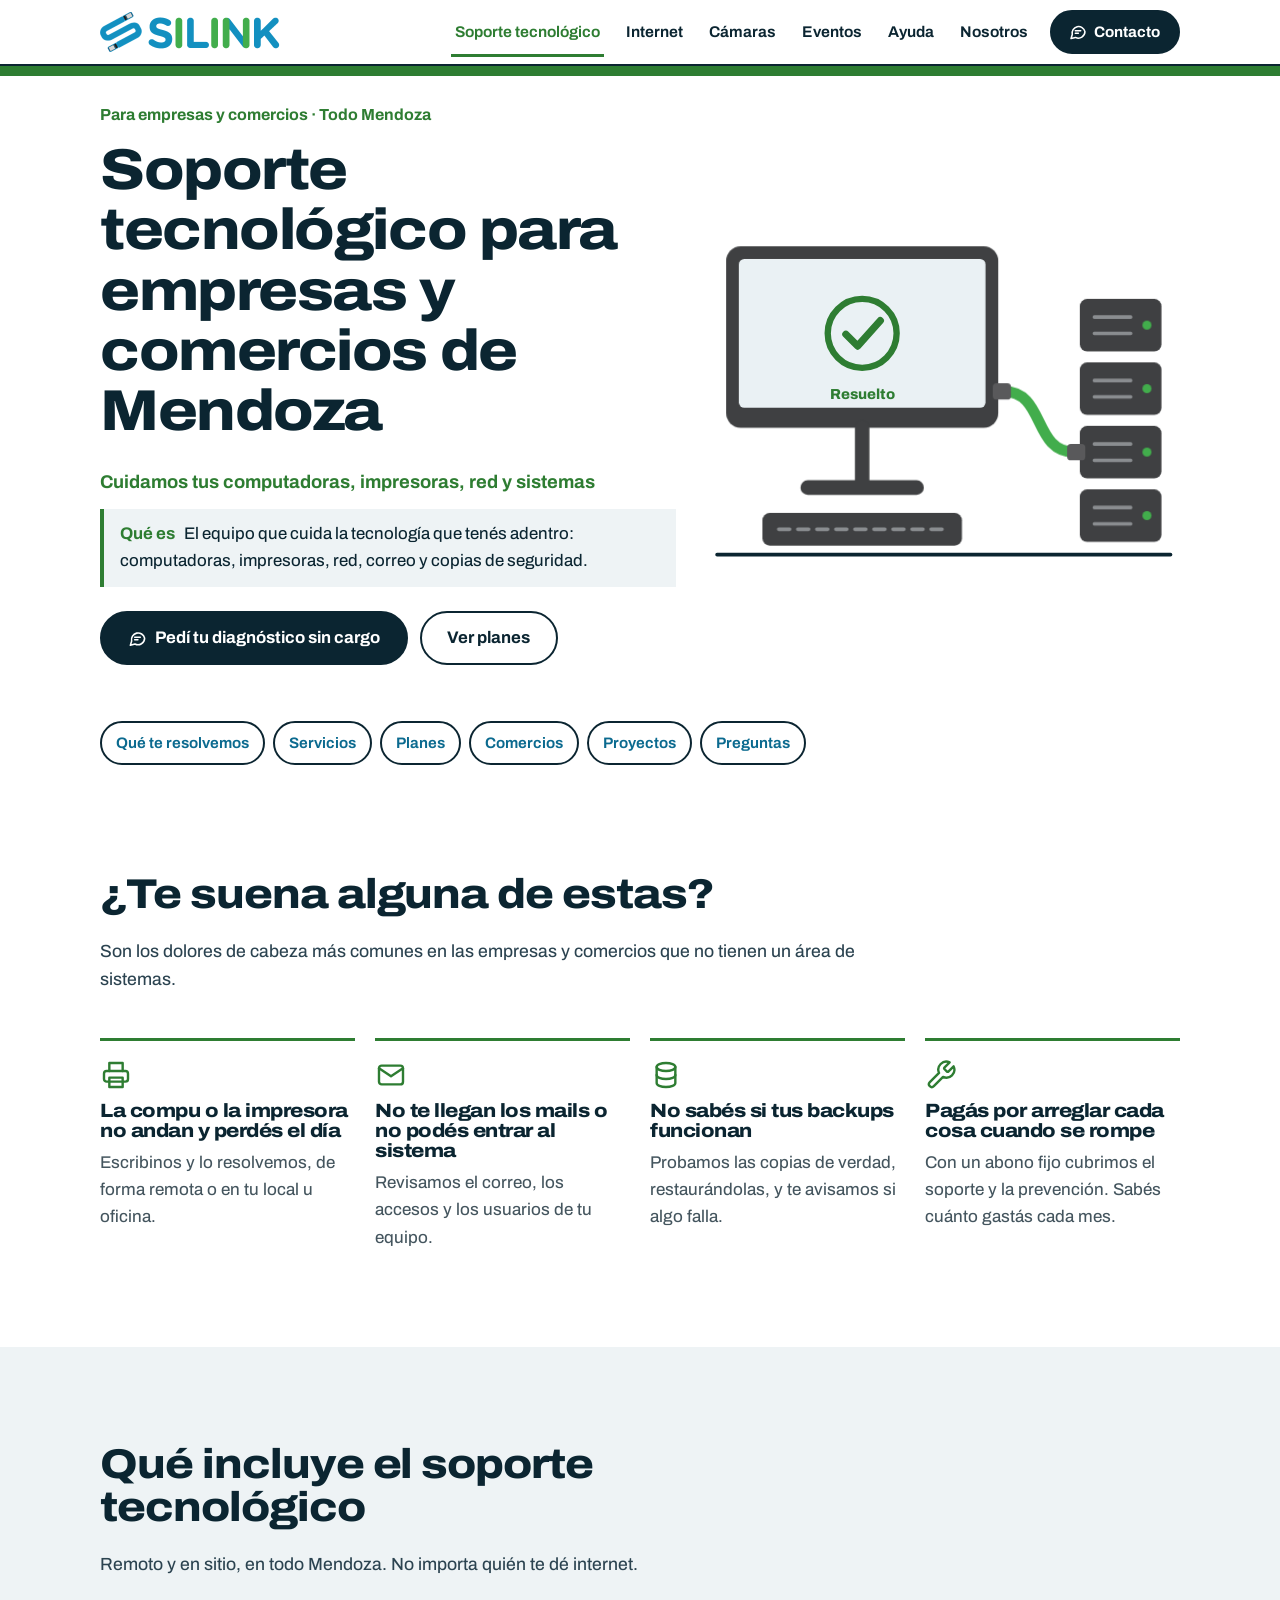
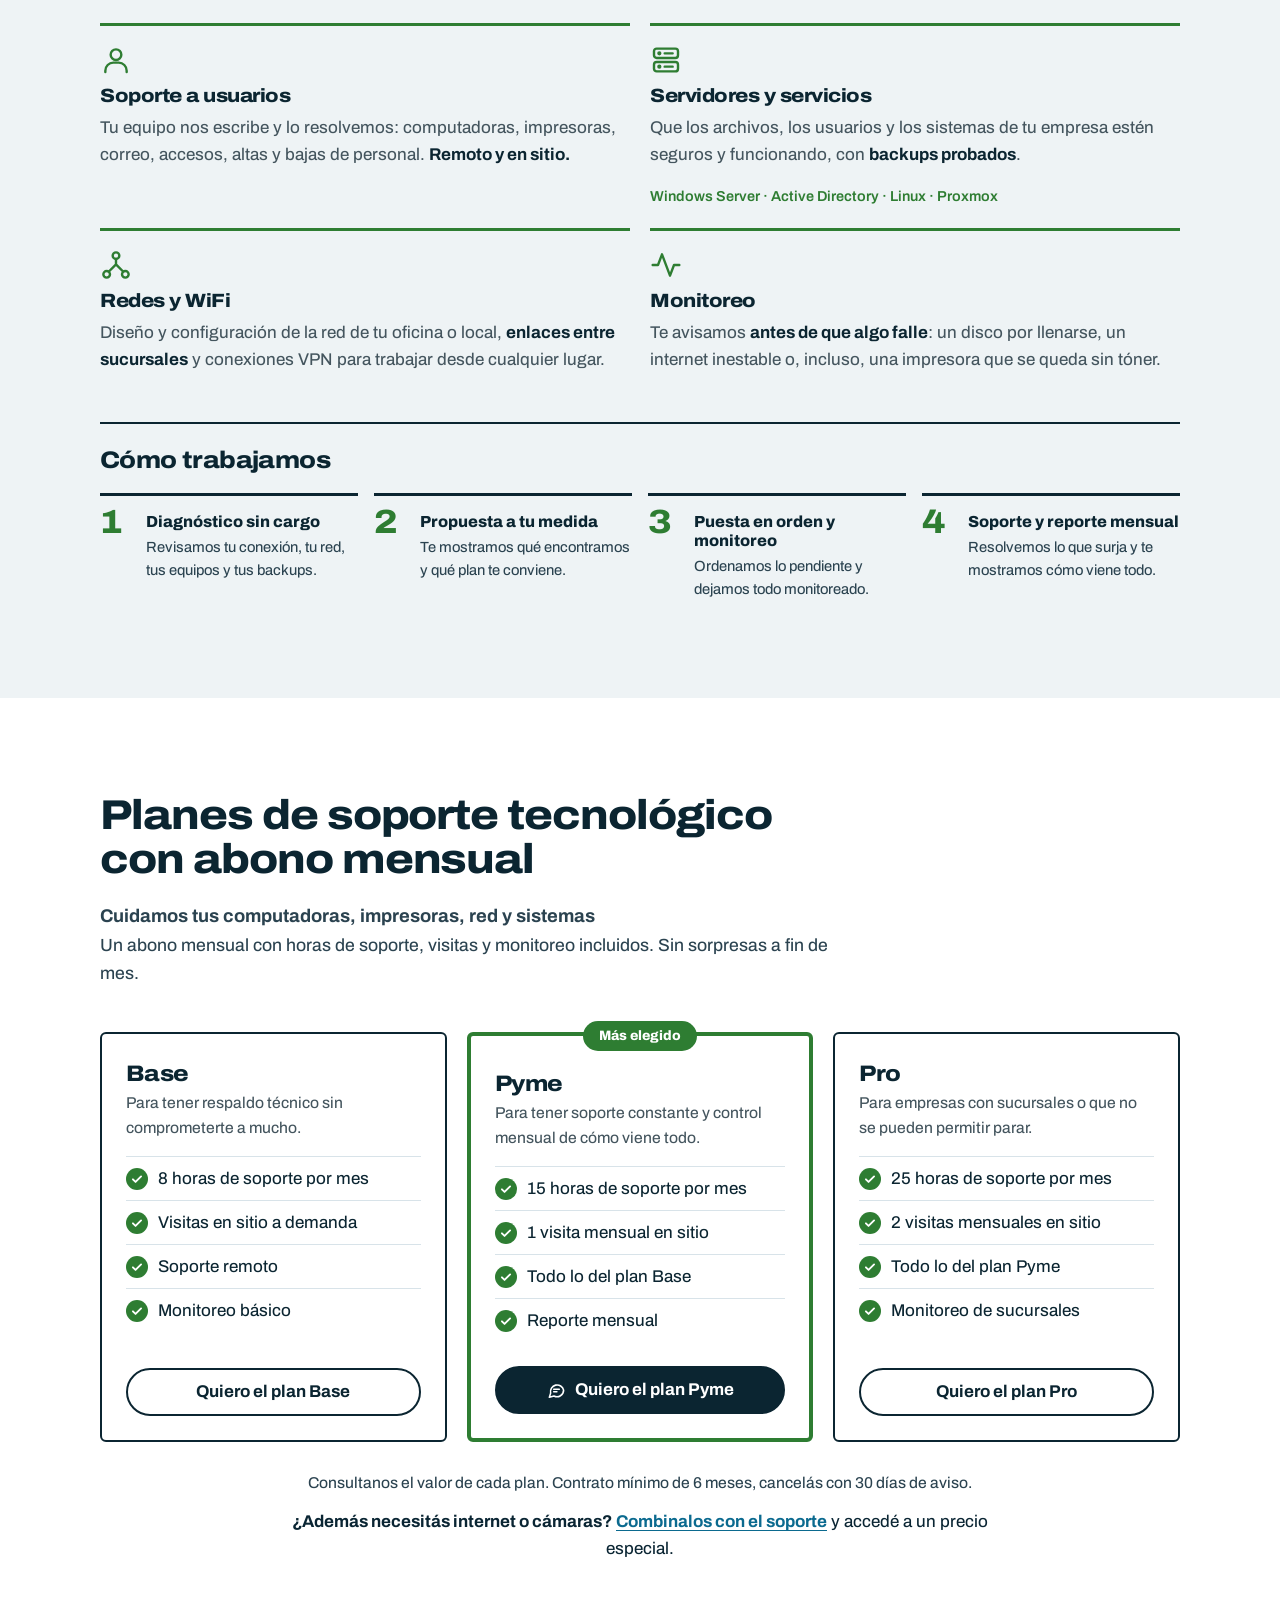
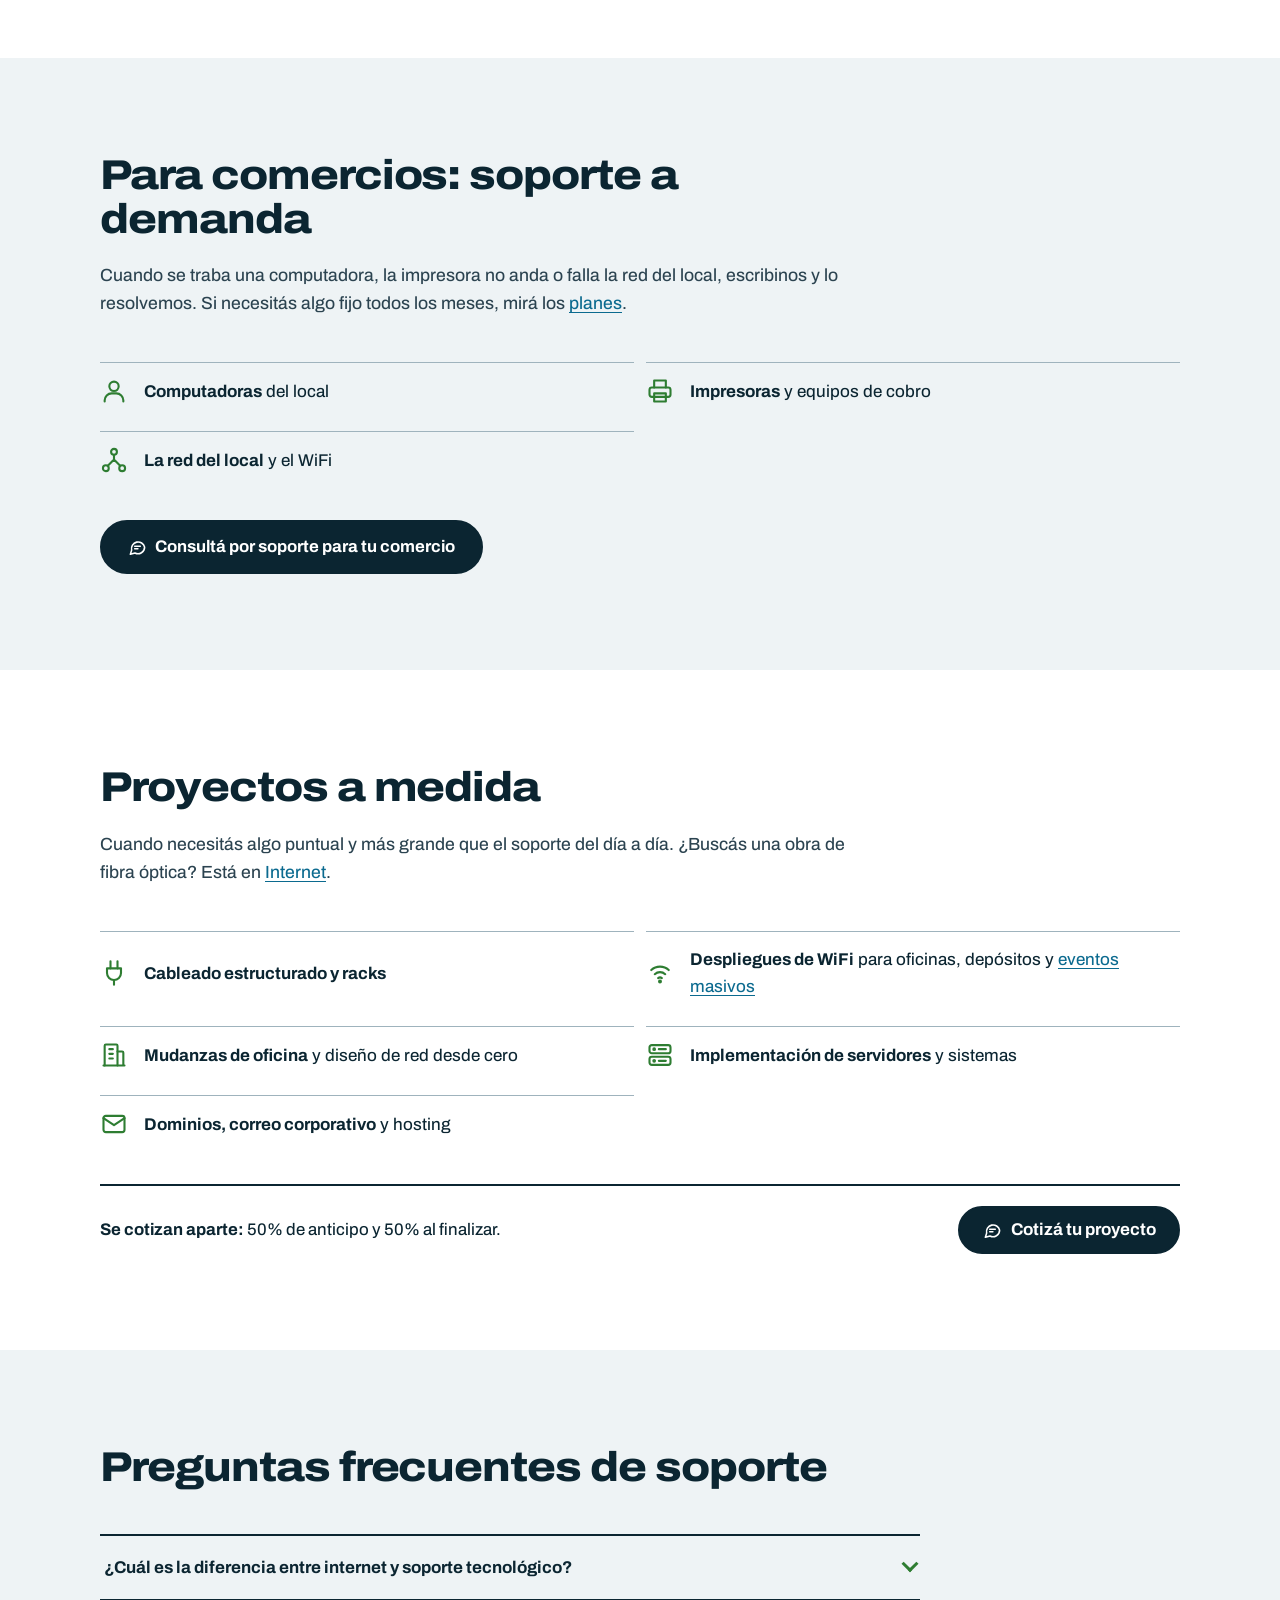
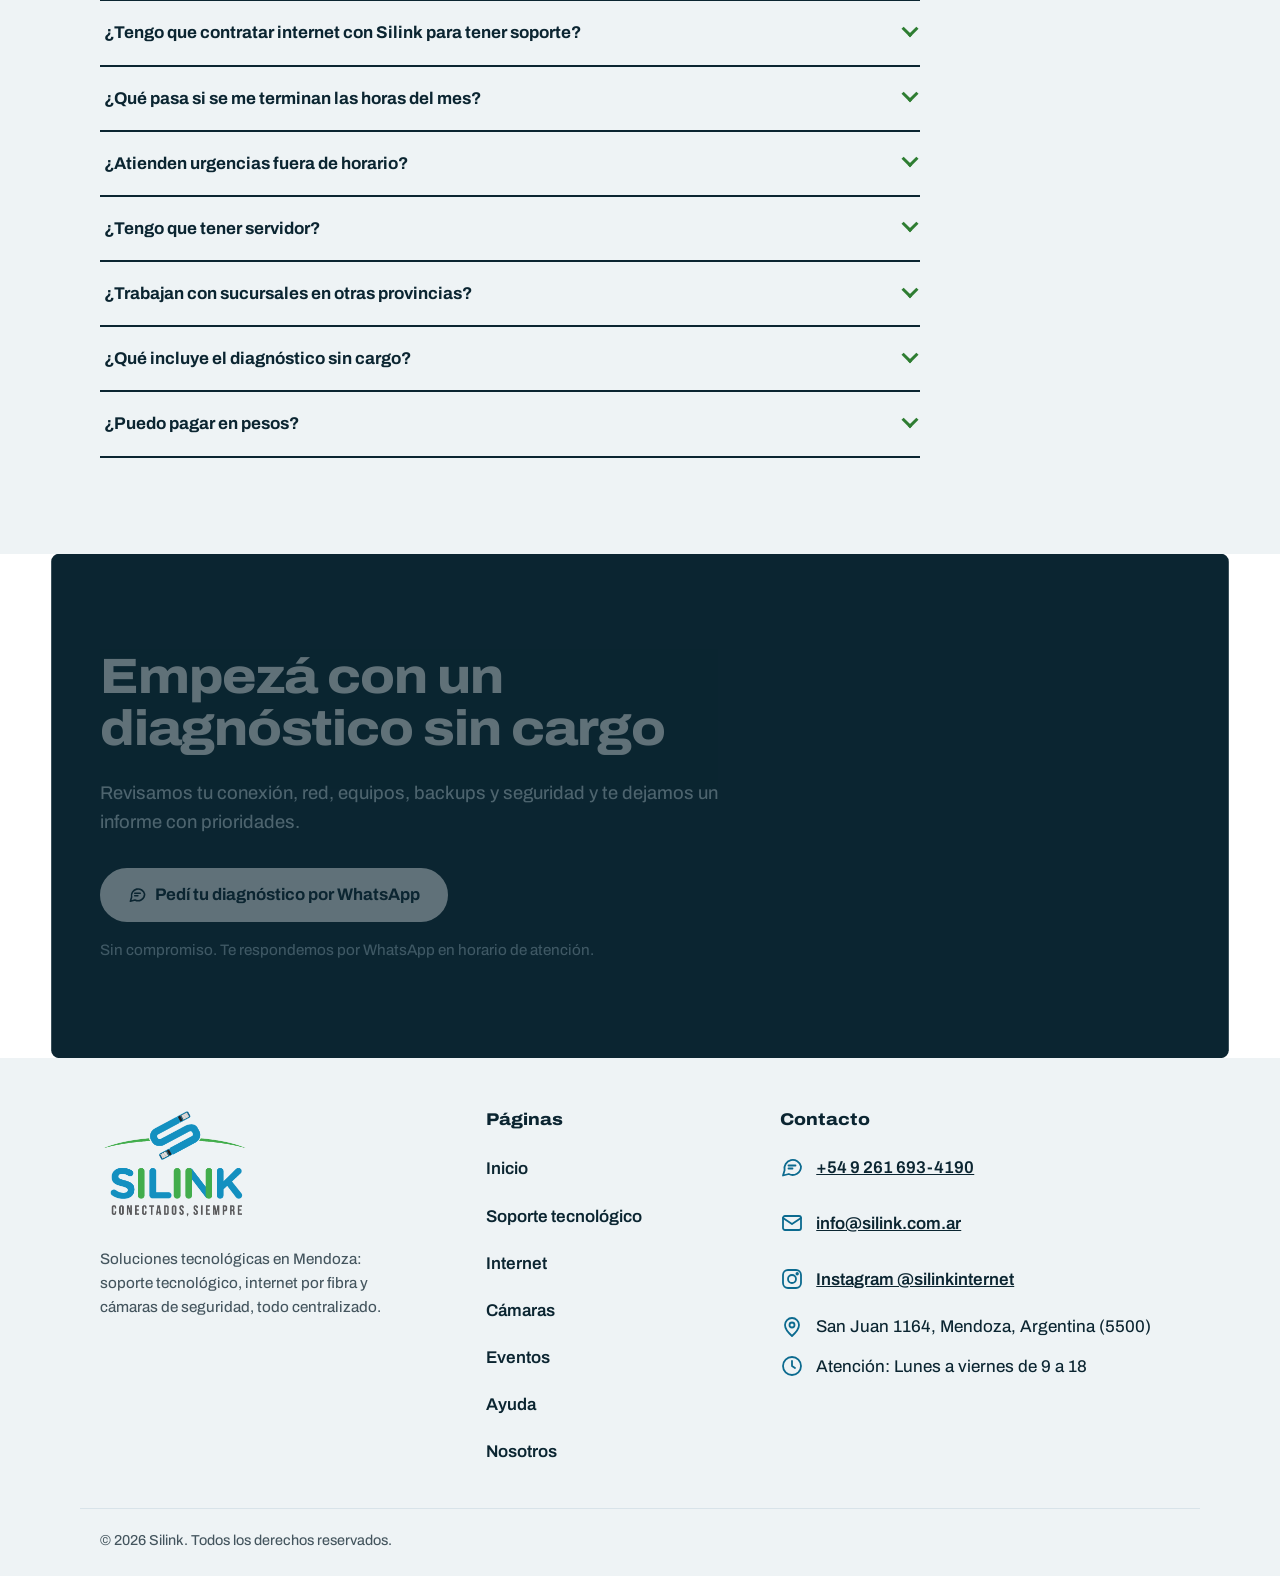
<file: soporte.html>
<!doctype html>
<html lang="es-AR">
<head>
  <meta charset="utf-8">
  <meta name="viewport" content="width=device-width, initial-scale=1">
  <title>Soporte informático y tecnológico en Mendoza | Silink</title>
  <meta name="description" content="Soporte informático para empresas y comercios de Mendoza: computadoras, impresoras, red y sistemas, remoto y en sitio. Pedí tu diagnóstico sin cargo.">
  <meta name="theme-color" content="#0A2533">
  <link rel="canonical" href="https://silink.com.ar/soporte.html">

  <link rel="icon" href="favicon.ico" sizes="48x48">
  <link rel="icon" type="image/png" sizes="32x32" href="assets/favicon-32.png">
  <link rel="apple-touch-icon" href="assets/apple-touch-icon.png">

  <meta property="og:type" content="website">
  <meta property="og:locale" content="es_AR">
  <meta property="og:site_name" content="Silink">
  <meta property="og:title" content="Soporte informático y tecnológico en Mendoza | Silink">
  <meta property="og:description" content="Soporte informático para empresas y comercios de Mendoza, remoto y en sitio, con abono mensual.">
  <meta property="og:url" content="https://silink.com.ar/soporte.html">
  <meta property="og:image" content="https://silink.com.ar/assets/og-image.png">
  <meta property="og:image:width" content="1200">
  <meta property="og:image:height" content="630">
  <meta property="og:image:alt" content="Silink: soluciones tecnológicas en Mendoza. Todo centralizado.">
  <meta name="twitter:card" content="summary_large_image">
  <meta name="twitter:title" content="Soporte informático y tecnológico en Mendoza | Silink">
  <meta name="twitter:description" content="Soporte informático para empresas y comercios de Mendoza, remoto y en sitio, con abono mensual.">
  <meta name="twitter:image" content="https://silink.com.ar/assets/og-image.png">

  <link rel="preconnect" href="https://fonts.googleapis.com">
  <link rel="preconnect" href="https://fonts.gstatic.com" crossorigin>
  <link rel="stylesheet" href="https://fonts.googleapis.com/css2?family=Archivo:wdth,wght@62..125,100..900&display=swap">
  <link rel="stylesheet" href="css/styles.css">
  <link rel="stylesheet" href="css/marca.css">
  <script>document.documentElement.className += ' js';</script>
</head>
<body data-page="soporte" class="v2">
<script src="js/layout.js?v=20261127"></script>

<noscript>
  <p class="noscript">Para ver los planes y usar los botones activá JavaScript, o escribinos directo por WhatsApp: <a href="https://wa.me/5492616934190">+54 9 261 693-4190</a>.</p>
</noscript>

<main id="contenido">

  <!-- HERO -->
  <section class="hero hero--page hero--art" data-parallax aria-labelledby="hero-title">
    <div class="container hero__inner">
      <div class="hero__copy">
        <p class="eyebrow">Para empresas y comercios · Todo Mendoza</p>
        <h1 id="hero-title">Soporte tecnológico para empresas y comercios de Mendoza</h1>
        <p class="tagline" data-bind="textos.bajadaSoporte">Cuidamos tus computadoras, impresoras, red y sistemas</p>
        <p class="que-es"><strong>Qué es</strong> <span data-bind="textos.queEsSoporte">El equipo que cuida la tecnología que tenés adentro: computadoras, impresoras, red, correo y copias de seguridad.</span></p>
        <div class="hero__actions">
          <a class="btn btn--wa btn--lg" data-wa="diagnostico" href="#contacto">Pedí tu diagnóstico sin cargo</a>
          <a class="btn btn--ghost btn--lg" href="#planes">Ver planes</a>
        </div>
      </div>

      <!-- PC + servidor: un problema que se resuelve. Decorativo, se anima una sola vez al cargar. -->
      <div class="hero__art" aria-hidden="true">
        <svg class="art-anim sup-art" viewBox="0 0 520 400" focusable="false">
          <!-- escritorio -->
          <path class="sd" pathLength="1" d="M10 380 H510" fill="none" stroke="#0B2531" stroke-width="4" stroke-linecap="round" style="--d:0s;--t:.7s"/>
          <!-- monitor -->
          <path class="sf" d="M36 40 H304 a16 16 0 0 1 16 16 V224 a16 16 0 0 1 -16 16 H36 a16 16 0 0 1 -16 -16 V56 a16 16 0 0 1 16 -16 Z" fill="#3F4042" style="--d:.1s"/>
          <rect class="sf" x="34" y="54" width="272" height="164" rx="6" fill="#EAF1F4" style="--d:.35s"/>
          <path class="sd" pathLength="1" d="M170 240 V298 M110 306 H230" fill="none" stroke="#3F4042" stroke-width="16" stroke-linecap="round" style="--d:.5s;--t:.5s"/>
          <!-- teclado -->
          <g class="sg" style="--d:.7s">
            <rect x="60" y="334" width="220" height="36" rx="8" fill="#3F4042"/>
            <path d="M78 352 H262" fill="none" stroke="#8A8D90" stroke-width="4" stroke-linecap="round" stroke-dasharray="12 9"/>
          </g>
          <!-- servidor: cuatro unidades -->
          <g class="sg" style="--d:.9s"><rect x="410" y="98" width="90" height="58" rx="8" fill="#3F4042"/><path d="M426 118 H466 M426 136 H466" stroke="#8A8D90" stroke-width="4" stroke-linecap="round"/></g>
          <g class="sg" style="--d:1.05s"><rect x="410" y="168" width="90" height="58" rx="8" fill="#3F4042"/><path d="M426 188 H466 M426 206 H466" stroke="#8A8D90" stroke-width="4" stroke-linecap="round"/></g>
          <g class="sg" style="--d:1.2s"><rect x="410" y="238" width="90" height="58" rx="8" fill="#3F4042"/><path d="M426 258 H466 M426 276 H466" stroke="#8A8D90" stroke-width="4" stroke-linecap="round"/></g>
          <g class="sg" style="--d:1.35s"><rect x="410" y="308" width="90" height="58" rx="8" fill="#3F4042"/><path d="M426 328 H466 M426 346 H466" stroke="#8A8D90" stroke-width="4" stroke-linecap="round"/></g>
          <!-- luces del servidor: rojas (error) con halo que late y pasan a verde al resolverse -->
          <circle class="sh" cx="484" cy="127" r="11" fill="#E5484D" style="--d:1.5s;--g:3s"/>
          <circle class="sl" cx="484" cy="127" r="5" fill="#42AD4C" style="--d:1.5s;--g:3s"/>
          <circle class="sh" cx="484" cy="197" r="11" fill="#E5484D" style="--d:1.65s;--g:3.1s"/>
          <circle class="sl" cx="484" cy="197" r="5" fill="#42AD4C" style="--d:1.65s;--g:3.1s"/>
          <circle class="sh" cx="484" cy="267" r="11" fill="#E5484D" style="--d:1.8s;--g:3.2s"/>
          <circle class="sl" cx="484" cy="267" r="5" fill="#42AD4C" style="--d:1.8s;--g:3.2s"/>
          <circle class="sh" cx="484" cy="337" r="11" fill="#E5484D" style="--d:1.95s;--g:3.3s"/>
          <circle class="sl" cx="484" cy="337" r="5" fill="#42AD4C" style="--d:1.95s;--g:3.3s"/>
          <!-- cable verde: PC → servidor -->
          <path class="sd" pathLength="1" d="M326 200 C372 200 358 267 404 267" fill="none" stroke="#42AD4C" stroke-width="12" stroke-linecap="round" style="--d:1.3s;--t:1s"/>
          <rect class="sf" x="314" y="191" width="20" height="18" rx="4" fill="#59595B" style="--d:1.3s"/>
          <rect class="sf" x="396" y="258" width="20" height="18" rx="4" fill="#59595B" style="--d:2.2s"/>
          <!-- pantalla: aviso que se resuelve -->
          <g class="sw">
            <path d="M170 74 L204 132 H136 Z" fill="#F5B82E" stroke="#0B2531" stroke-width="7" stroke-linejoin="round"/>
            <path d="M170 94 V111" stroke="#0B2531" stroke-width="7" stroke-linecap="round"/>
            <circle cx="170" cy="122" r="3.5" fill="#0B2531"/>
            <rect x="100" y="198" width="140" height="8" rx="4" fill="#C7D3D9"/>
          </g>
          <g class="se">
            <rect x="124" y="146" width="92" height="34" rx="17" fill="#E5484D"/>
            <text x="170" y="169" text-anchor="middle" font-size="18" font-weight="800" fill="#fff" style="font-family:inherit">Error</text>
          </g>
          <path class="sd" pathLength="1" d="M170 98 A38 38 0 0 1 170 174 A38 38 0 0 1 170 98" fill="none" stroke="#2E7D32" stroke-width="7" stroke-linecap="round" style="--d:2.8s;--t:.5s"/>
          <path class="sd" pathLength="1" d="M152 137 L165 150 L190 122" fill="none" stroke="#2E7D32" stroke-width="8" stroke-linecap="round" stroke-linejoin="round" style="--d:3.2s;--t:.4s"/>
          <text class="sf" x="170" y="208" text-anchor="middle" font-size="16" font-weight="800" fill="#2E7D32" style="--d:3.6s;font-family:inherit">Resuelto</text>
        </svg>
      </div>

      <!-- Accesos a las secciones: ocupan todo el ancho, debajo del texto y la ilustración -->
      <ul class="quicknav" aria-label="En esta página">
        <li><a href="#problemas">Qué te resolvemos</a></li>
        <li><a href="#servicios-soporte">Servicios</a></li>
        <li><a href="#planes">Planes</a></li>
        <li><a href="#comercios">Comercios</a></li>
        <li><a href="#proyectos">Proyectos</a></li>
        <li><a href="#preguntas">Preguntas</a></li>
      </ul>
    </div>
  </section>

  <!-- QUÉ TE RESOLVEMOS -->
  <section id="problemas" class="section" aria-labelledby="problemas-title">
    <div class="container">
      <header class="section__head">
        <h2 id="problemas-title">¿Te suena alguna de estas?</h2>
        <p>Son los dolores de cabeza más comunes en las empresas y comercios que no tienen un área de sistemas.</p>
      </header>
      <div class="grid grid--4" data-fx-stagger>
        <article class="card card--problem">
          <span class="icon-badge"><svg class="ico"><use href="#i-printer"/></svg></span>
          <h3>La compu o la impresora no andan y perdés el día</h3>
          <p>Escribinos y lo resolvemos, de forma remota o en tu local u oficina.</p>
        </article>
        <article class="card card--problem">
          <span class="icon-badge"><svg class="ico"><use href="#i-mail"/></svg></span>
          <h3>No te llegan los mails o no podés entrar al sistema</h3>
          <p>Revisamos el correo, los accesos y los usuarios de tu equipo.</p>
        </article>
        <article class="card card--problem">
          <span class="icon-badge"><svg class="ico"><use href="#i-db"/></svg></span>
          <h3>No sabés si tus backups funcionan</h3>
          <p>Probamos las copias de verdad, restaurándolas, y te avisamos si algo falla.</p>
        </article>
        <article class="card card--problem">
          <span class="icon-badge"><svg class="ico"><use href="#i-wrench"/></svg></span>
          <h3>Pagás por arreglar cada cosa cuando se rompe</h3>
          <p>Con un abono fijo cubrimos el soporte y la prevención. Sabés cuánto gastás cada mes.</p>
        </article>
      </div>
    </div>
  </section>

  <!-- SERVICIOS DE SOPORTE -->
  <section id="servicios-soporte" class="section section--soft" aria-labelledby="servicios-title">
    <div class="container">
      <header class="section__head">
        <h2 id="servicios-title">Qué incluye el soporte tecnológico</h2>
        <p>Remoto y en sitio, en todo Mendoza. No importa quién te dé internet.</p>
      </header>
      <div class="grid grid--2" data-fx-stagger="side">
        <article class="card service">
          <span class="icon-badge icon-badge--blue"><svg class="ico"><use href="#i-user"/></svg></span>
          <h3>Soporte a usuarios</h3>
          <p>Tu equipo nos escribe y lo resolvemos: computadoras, impresoras, correo, accesos, altas y bajas de personal. <strong>Remoto y en sitio.</strong></p>
        </article>
        <article class="card service">
          <span class="icon-badge icon-badge--blue"><svg class="ico"><use href="#i-server"/></svg></span>
          <h3>Servidores y servicios</h3>
          <p>Que los archivos, los usuarios y los sistemas de tu empresa estén seguros y funcionando, con <strong>backups probados</strong>.</p>
          <p class="tech">Windows Server · Active Directory · Linux · Proxmox</p>
        </article>
        <article class="card service">
          <span class="icon-badge icon-badge--blue"><svg class="ico"><use href="#i-network"/></svg></span>
          <h3>Redes y WiFi</h3>
          <p>Diseño y configuración de la red de tu oficina o local, <strong>enlaces entre sucursales</strong> y conexiones VPN para trabajar desde cualquier lugar.</p>
        </article>
        <article class="card service">
          <span class="icon-badge icon-badge--blue"><svg class="ico"><use href="#i-pulse"/></svg></span>
          <h3>Monitoreo</h3>
          <p>Te avisamos <strong>antes de que algo falle</strong>: un disco por llenarse, un internet inestable o, incluso, una impresora que se queda sin tóner.</p>
        </article>
      </div>

      <div id="como-trabajamos" class="steps-block">
        <h3 id="como-title">Cómo trabajamos</h3>
        <ol class="steps steps--compact" data-fx-stagger>
        <li>
          <h4>Diagnóstico sin cargo</h4>
          <p>Revisamos tu conexión, tu red, tus equipos y tus backups.</p>
        </li>
        <li>
          <h4>Propuesta a tu medida</h4>
          <p>Te mostramos qué encontramos y qué plan te conviene.</p>
        </li>
        <li>
          <h4>Puesta en orden y monitoreo</h4>
          <p>Ordenamos lo pendiente y dejamos todo monitoreado.</p>
        </li>
        <li>
          <h4>Soporte y reporte mensual</h4>
          <p>Resolvemos lo que surja y te mostramos cómo viene todo.</p>
        </li>
      </ol>
      </div>
    </div>
  </section>

  <!-- PLANES -->
  <section id="planes" class="section" aria-labelledby="planes-title">
    <div class="container">
      <header class="section__head">
        <h2 id="planes-title">Planes de soporte tecnológico con abono mensual</h2>
        <p class="tagline" data-bind="textos.bajadaSoporte">Cuidamos tus computadoras, impresoras, red y sistemas</p>
        <p>Un abono mensual con horas de soporte, visitas y monitoreo incluidos. Sin sorpresas a fin de mes.</p>
      </header>
      <div id="planes-grid" class="plans" data-fx-stagger></div>
      <p class="plans__note">
        Consultanos el valor de cada plan.
        Contrato mínimo de <span data-bind="condiciones.contratoMinimoMeses"></span> meses, cancelás con <span data-bind="condiciones.avisoCancelacionDias"></span> días de aviso.
      </p>
      <p class="plans__combo"><strong>¿Además necesitás internet o cámaras?</strong> <a href="#contacto" data-wa="todoEnUno" data-wa-tel="internet">Combinalos con el soporte</a> y accedé a un precio especial.</p>
    </div>
  </section>

  <!-- COMERCIOS: SOPORTE A DEMANDA -->
  <section id="comercios" class="section section--soft" aria-labelledby="comercios-title">
    <div class="container">
      <header class="section__head">
        <h2 id="comercios-title">Para comercios: soporte a demanda</h2>
        <p>Cuando se traba una computadora, la impresora no anda o falla la red del local, escribinos y lo resolvemos. Si necesitás algo fijo todos los meses, mirá los <a href="#planes">planes</a>.</p>
      </header>
      <ul class="projects">
        <li><svg class="ico"><use href="#i-user"/></svg><span><strong>Computadoras</strong> del local</span></li>
        <li><svg class="ico"><use href="#i-printer"/></svg><span><strong>Impresoras</strong> y equipos de cobro</span></li>
        <li><svg class="ico"><use href="#i-network"/></svg><span><strong>La red del local</strong> y el WiFi</span></li>
      </ul>
      <a class="btn btn--wa btn--lg" data-wa="soporteComercios" href="#contacto">Consultá por soporte para tu comercio</a>
    </div>
  </section>

  <!-- PROYECTOS A MEDIDA -->
  <section id="proyectos" class="section" aria-labelledby="proyectos-title">
    <div class="container">
      <header class="section__head">
        <h2 id="proyectos-title">Proyectos a medida</h2>
        <p>Cuando necesitás algo puntual y más grande que el soporte del día a día. ¿Buscás una obra de fibra óptica? Está en <a href="internet.html#obras">Internet</a>.</p>
      </header>
      <ul class="projects">
        <li><svg class="ico"><use href="#i-cable"/></svg><span><strong>Cableado estructurado y racks</strong></span></li>
        <li><svg class="ico"><use href="#i-wifi"/></svg><span><strong>Despliegues de WiFi</strong> para oficinas, depósitos y <a href="eventos.html">eventos masivos</a></span></li>
        <li><svg class="ico"><use href="#i-building"/></svg><span><strong>Mudanzas de oficina</strong> y diseño de red desde cero</span></li>
        <li><svg class="ico"><use href="#i-server"/></svg><span><strong>Implementación de servidores</strong> y sistemas</span></li>
        <li><svg class="ico"><use href="#i-mail"/></svg><span><strong>Dominios, correo corporativo</strong> y hosting</span></li>
      </ul>
      <div class="projects__foot">
        <p><strong>Se cotizan aparte:</strong> <span data-bind="condiciones.anticipo"></span> de anticipo y <span data-bind="condiciones.saldo"></span> al finalizar.</p>
        <a class="btn btn--wa" data-wa="proyecto" href="#contacto">Cotizá tu proyecto</a>
      </div>
    </div>
  </section>

  <!-- PREGUNTAS FRECUENTES -->
  <section id="preguntas" class="section section--soft" aria-labelledby="faq-title">
    <div class="container container--narrow">
      <header class="section__head">
        <h2 id="faq-title">Preguntas frecuentes de soporte</h2>
      </header>
      <div class="faq">
        <details>
          <summary>¿Cuál es la diferencia entre internet y soporte tecnológico?</summary>
          <p>Internet es como el agua que llega a tu edificio. El soporte tecnológico es el plomero que cuida las cañerías y las canillas de adentro: computadoras, impresoras, red y sistemas. Podés contratar uno, el otro o los dos.</p>
        </details>
        <details>
          <summary>¿Tengo que contratar internet con Silink para tener soporte?</summary>
          <p>No. El soporte funciona con cualquier proveedor de internet. Si contratás los dos con nosotros, tenés un <a href="#contacto" data-wa="todoEnUno" data-wa-tel="internet">precio especial</a>.</p>
        </details>
        <details>
          <summary>¿Qué pasa si se me terminan las horas del mes?</summary>
          <p>Seguimos atendiéndote. Las horas adicionales se cobran aparte y no se factura nada que no hayas aprobado antes.</p>
        </details>
        <details>
          <summary>¿Atienden urgencias fuera de horario?</summary>
          <p>Sí. Se hace con una guardia que se cotiza aparte. Lo definimos de antemano para que, si pasa algo un sábado, sepas a quién escribir y cuánto cuesta.</p>
        </details>
        <details>
          <summary>¿Tengo que tener servidor?</summary>
          <p>No. Muchas pymes trabajan bien sin uno. Si en el diagnóstico vemos que te conviene (archivos compartidos, usuarios centralizados, un sistema de gestión), te lo recomendamos. Si no, no te lo proponemos.</p>
        </details>
        <details>
          <summary>¿Trabajan con sucursales en otras provincias?</summary>
          <p>Sí, en forma remota: el soporte, el monitoreo y las conexiones entre sedes funcionan desde cualquier lugar. Las visitas en sitio están pensadas para Mendoza; fuera de la provincia las coordinamos y cotizamos aparte.</p>
        </details>
        <details>
          <summary>¿Qué incluye el diagnóstico sin cargo?</summary>
          <p>Revisamos tu conexión, tu red, tus equipos, tus backups y tu seguridad, y te dejamos un informe con prioridades: qué es urgente, qué puede esperar y qué conviene mejorar. Sin compromiso de contratar nada.</p>
        </details>
        <details>
          <summary>¿Puedo pagar en pesos?</summary>
          <p>Sí. Podés pagar en pesos o en dólares.</p>
        </details>
      </div>
    </div>
  </section>

  <!-- LLAMADO FINAL -->
  <section class="cta" data-scrub aria-labelledby="cta-title">
    <div class="container cta__inner">
      <h2 id="cta-title">Empezá con un diagnóstico sin cargo</h2>
      <p>Revisamos tu conexión, red, equipos, backups y seguridad y te dejamos un informe con prioridades.</p>
      <a class="btn btn--wa btn--lg" data-wa="diagnostico" href="#contacto">Pedí tu diagnóstico por WhatsApp</a>
      <p class="cta__small">Sin compromiso. Te respondemos por WhatsApp en horario de atención.</p>
    </div>
  </section>

</main>

<script src="js/config.js?v=20261127"></script>
<script src="js/main.js?v=20261127"></script>
</body>
</html>
</file>
<file: css/styles.css>
/* ==========================================================================
   Silink · estilos
   Mobile-first. Los colores salen del logo (azul #1390C0 y verde #42AD4C).
   ========================================================================== */

:root {
  /* Marca */
  --blue: #1390C0;          /* azul del logo (decorativo, fondos grandes) */
  --blue-700: #0B6A8F;      /* azul para texto y botones: contraste AA también sobre franjas grises */
  --blue-900: #0A2533;      /* azul marino para titulares y secciones oscuras */
  --blue-800: #0E4560;
  --green: #42AD4C;         /* acento del logo: botones de WhatsApp */
  --green-hover: #389A42;
  --green-700: #2E7D32;     /* verde para texto/íconos sobre claro */

  /* Neutros */
  --ink: #17262E;
  --muted: #44555E;
  --line: #D8E3E9;
  --soft: #F2F7FA;
  --white: #fff;

  --radius: 16px;
  --shadow: 0 1px 2px rgba(10, 37, 51, .06), 0 8px 24px rgba(10, 37, 51, .07);
  --header-h: 64px;

  --font: system-ui, -apple-system, "Segoe UI", Roboto, "Helvetica Neue", Arial, sans-serif;
}

*, *::before, *::after { box-sizing: border-box; }

html {
  scroll-behavior: smooth;
  scroll-padding-top: calc(var(--header-h) + 8px);
  -webkit-text-size-adjust: 100%;
}

body {
  margin: 0;
  font-family: var(--font);
  font-size: 1.0625rem;
  line-height: 1.6;
  color: var(--ink);
  background: var(--white);
}

[hidden] { display: none !important; }
img, svg { max-width: 100%; }
img { height: auto; display: block; }

h1, h2, h3 { color: var(--blue-900); line-height: 1.2; margin: 0 0 .5em; letter-spacing: -.01em; }
h1 { font-size: clamp(2rem, 8vw, 3.25rem); font-weight: 800; }
h2 { font-size: clamp(1.65rem, 5.5vw, 2.25rem); font-weight: 800; }
h3 { font-size: 1.2rem; font-weight: 700; }
p { margin: 0 0 1em; }
a { color: var(--blue-700); }

.container { width: 100%; max-width: 1120px; margin-inline: auto; padding-inline: 20px; }
.container--narrow { max-width: 820px; }

/* Iconos */
.ico {
  width: 24px; height: 24px; flex: none;
  fill: none; stroke: currentColor; stroke-width: 1.8;
  stroke-linecap: round; stroke-linejoin: round;
}

/* Accesibilidad */
:focus-visible { outline: 3px solid var(--blue-700); outline-offset: 3px; border-radius: 4px; }
.skip-link {
  position: absolute; left: 12px; top: -60px; z-index: 100;
  background: var(--blue-900); color: #fff; padding: 10px 16px; border-radius: 8px;
}
.skip-link:focus { top: 12px; }
.noscript { margin: 0; padding: 12px 20px; background: #FFF4D6; color: #3d3000; text-align: center; font-size: .95rem; }

/* ---------- Botones ---------- */
.btn {
  display: inline-flex; align-items: center; justify-content: center; gap: .5em;
  min-height: 48px; padding: 0 1.4rem;
  border: 2px solid transparent; border-radius: 12px;
  font: inherit; font-weight: 700; text-decoration: none; text-align: center; line-height: 1.2;
  cursor: pointer; transition: background-color .15s, border-color .15s, transform .15s;
}
.btn:active { transform: translateY(1px); }
.btn--lg { min-height: 54px; font-size: 1.05rem; padding-inline: 1.6rem; }
.btn--sm { min-height: 42px; padding-inline: 1.1rem; font-size: .95rem; }
.btn--block { width: 100%; }
.btn--wa { background: var(--green); color: var(--blue-900); }
.btn--wa:hover { background: var(--green-hover); }
.btn--outline { background: #fff; color: var(--blue-700); border-color: var(--blue-700); }
.btn--outline:hover { background: var(--soft); }
.btn--ghost { background: transparent; color: var(--blue-900); border-color: var(--blue-700); }
.btn--ghost:hover { background: rgba(19, 144, 192, .1); }

/* ---------- Header ---------- */
.header {
  position: sticky; top: 0; z-index: 50;
  background: rgba(255, 255, 255, .96);
  backdrop-filter: saturate(1.4) blur(8px);
  border-bottom: 1px solid var(--line);
}
.header .container { max-width: 1240px; }
.header__inner { display: flex; align-items: center; justify-content: space-between; flex-wrap: wrap; min-height: var(--header-h); gap: 8px; }
.brand { display: inline-flex; align-items: center; padding: 6px 0; }
.brand img { height: 36px; width: auto; }

.nav-toggle {
  display: none; width: 44px; height: 44px; padding: 0; align-items: center; justify-content: center;
  background: transparent; border: 1px solid var(--line); border-radius: 10px; cursor: pointer;
}
.nav-toggle__bars, .nav-toggle__bars::before, .nav-toggle__bars::after {
  display: block; width: 20px; height: 2px; background: var(--blue-900); border-radius: 2px; content: ""; transition: transform .2s, opacity .2s;
}
.nav-toggle__bars { position: relative; }
.nav-toggle__bars::before { position: absolute; top: -6px; }
.nav-toggle__bars::after { position: absolute; top: 6px; }
.nav-toggle[aria-expanded="true"] .nav-toggle__bars { background: transparent; }
.nav-toggle[aria-expanded="true"] .nav-toggle__bars::before { transform: translateY(6px) rotate(45deg); }
.nav-toggle[aria-expanded="true"] .nav-toggle__bars::after { transform: translateY(-6px) rotate(-45deg); }

.nav { width: 100%; }
.nav ul { list-style: none; margin: 0; padding: 0; display: flex; flex-wrap: wrap; gap: 4px 16px; }
.nav a:not(.btn) { display: block; padding: 10px 4px; color: var(--ink); text-decoration: none; font-weight: 600; }
.nav a:not(.btn):hover { color: var(--blue-700); text-decoration: underline; text-underline-offset: 4px; }

@media (max-width: 999px) {
  .js .nav-toggle { display: inline-flex; }
  .js .nav {
    display: none; position: absolute; left: 0; right: 0; top: 100%;
    background: #fff; border-bottom: 1px solid var(--line); box-shadow: 0 12px 24px rgba(10, 37, 51, .1);
    padding: 8px 20px 20px;
  }
  .js .nav.is-open { display: block; }
  .js .nav ul { flex-direction: column; gap: 0; }
  .js .nav li:not(.nav__cta) { border-bottom: 1px solid var(--line); }
  .js .nav a:not(.btn) { padding: 14px 4px; font-size: 1.1rem; }
  .js .nav__cta { margin-top: 16px; }
  .js .nav__cta .btn { width: 100%; min-height: 50px; }
}
@media (min-width: 1000px) {
  .nav { width: auto; }
  .nav ul { align-items: center; gap: 4px 18px; flex-wrap: nowrap; }
  .nav a:not(.btn) { font-size: .97rem; }
  .brand img { height: 40px; }
}

/* ---------- Secciones ---------- */
.section { padding: 64px 0; }
.section--soft { background: var(--soft); }
.section__head { max-width: 640px; margin-bottom: 32px; }
.section__head p { color: var(--muted); font-size: 1.1rem; margin: 0; }
@media (min-width: 960px) { .section { padding: 96px 0; } .section__head { margin-bottom: 44px; } }

.grid { display: grid; gap: 16px; }
@media (min-width: 640px) { .grid--2, .grid--3, .grid--4 { grid-template-columns: repeat(2, 1fr); } }
@media (min-width: 900px) { .grid--stack3 { grid-template-columns: repeat(3, 1fr); } }
@media (min-width: 960px) { .grid--3 { grid-template-columns: repeat(3, 1fr); } .grid--4 { grid-template-columns: repeat(4, 1fr); } .grid { gap: 20px; } }

.card { background: #fff; border: 1px solid var(--line); border-radius: var(--radius); padding: 24px; }
.card h3 { margin-bottom: .4em; }
.card p:last-child { margin-bottom: 0; }

.icon-badge {
  display: inline-flex; align-items: center; justify-content: center;
  width: 48px; height: 48px; margin-bottom: 16px; border-radius: 12px;
  background: #FDECEC; color: #B3261E;
}
.icon-badge--blue { background: #E3F3FA; color: var(--blue-700); }
.card--problem .icon-badge { background: #FFF1DC; color: #8A4B00; }
.card--problem p { color: var(--muted); }
.service p { color: var(--muted); }
.service strong { color: var(--ink); }
.tech { font-size: .9rem; color: var(--blue-800) !important; font-weight: 600; margin-top: 12px; }

/* ---------- Hero ---------- */
.hero {
  position: relative; overflow: hidden;
  padding: 28px 0 24px;
  background: linear-gradient(180deg, #E6F4FA 0%, #fff 100%);
}
.hero::after {
  content: ""; position: absolute; left: -10%; right: -10%; bottom: -185px; height: 220px;
  border-top: 4px solid var(--green); border-radius: 50% 50% 0 0 / 100% 100% 0 0; opacity: .5; pointer-events: none;
}
.hero__inner { position: relative; z-index: 1; display: grid; gap: 40px; align-items: center; }
.eyebrow { display: inline-block; margin-bottom: 16px; padding: 6px 12px; border-radius: 999px; background: #fff; border: 1px solid var(--line); color: var(--blue-700); font-weight: 700; font-size: .85rem; }
.lead { font-size: 1.1rem; color: var(--muted); max-width: 34em; }
@media (min-width: 760px) { .lead { font-size: 1.2rem; } }
.hero__actions { display: flex; flex-direction: column; gap: 12px; margin: 24px 0 16px; }
@media (min-width: 560px) { .hero__actions { flex-direction: row; flex-wrap: wrap; } }
.hero__diag { margin: 0; color: var(--muted); font-size: 1rem; }
.hero__diag a { font-weight: 700; }
.chips { list-style: none; margin: 0; padding: 0; display: flex; flex-wrap: wrap; gap: 8px 16px; font-size: .95rem; color: var(--muted); }
.chips li::before { content: ""; display: inline-block; width: 8px; height: 8px; margin-right: 8px; border-radius: 50%; background: var(--green); vertical-align: 1px; }

@media (min-width: 560px) { .hero__actions { flex-direction: row; flex-wrap: wrap; } }
@media (min-width: 960px) {
  .hero { padding: 88px 0 112px; }
  .hero__inner { grid-template-columns: 1.15fr .85fr; gap: 56px; }
}

.status { display: none; margin: 0; padding: 20px; background: #fff; border: 1px solid var(--line); border-radius: 20px; box-shadow: var(--shadow); }
.status__head { display: flex; align-items: center; gap: 10px; flex-wrap: wrap; padding-bottom: 14px; border-bottom: 1px solid var(--line); color: var(--blue-900); }
.status__dot { width: 12px; height: 12px; border-radius: 50%; background: var(--green); box-shadow: 0 0 0 4px rgba(66, 173, 76, .25); }
.status__ok { margin-left: auto; font-size: .85rem; font-weight: 700; color: var(--green-700); }
.status__list { list-style: none; margin: 0; padding: 0; }
.status__list li { display: grid; grid-template-columns: 24px 1fr; gap: 4px 12px; align-items: center; padding: 12px 0; border-bottom: 1px solid var(--line); color: var(--ink); }
.status__list li:last-child { border-bottom: 0; }
.status__list .ico { color: var(--blue-700); }
.tag { grid-column: 2; justify-self: start; font-style: normal; font-size: .82rem; font-weight: 700; padding: 3px 10px; border-radius: 999px; }
.tag--ok { background: #E4F4E6; color: #1F6B27; }
.tag--warn { background: #FFF1DC; color: #7A4300; }
.status figcaption { margin-top: 12px; font-size: .8rem; color: var(--muted); }

/* ---------- Planes ---------- */
.plans { display: grid; gap: 20px; }
@media (min-width: 900px) { .plans { grid-template-columns: repeat(3, 1fr); align-items: stretch; } }

.plan {
  position: relative; display: flex; flex-direction: column;
  background: #fff; border: 1px solid var(--line); border-radius: 20px; padding: 28px 24px 24px;
}
.plan--featured { border: 2px solid var(--blue-700); box-shadow: var(--shadow); padding-top: 36px; }
@media (min-width: 900px) { .plan--featured { transform: translateY(-8px); margin-bottom: -8px; } }
.plan__badge {
  position: absolute; top: -15px; left: 50%; transform: translateX(-50%);
  margin: 0; padding: 4px 16px; border-radius: 999px; white-space: nowrap;
  background: var(--green); color: var(--blue-900); font-size: .85rem; font-weight: 800;
}
.plan__name { font-size: 1.4rem; margin-bottom: .2em; }
.plan__for { color: var(--muted); font-size: .98rem; min-height: 3.2em; }
.plan__price { display: flex; align-items: baseline; gap: 6px; margin: 4px 0 20px; color: var(--blue-900); }
.plan__currency { font-weight: 700; color: var(--muted); }
.plan__amount { font-size: 3rem; font-weight: 800; line-height: 1; letter-spacing: -.02em; }
.plan__period { color: var(--muted); }
.plan__list { list-style: none; margin: 0 0 24px; padding: 0; flex: 1; }
.plan__list li, .checklist li { position: relative; padding: 8px 0 8px 32px; border-top: 1px solid var(--line); }
.plan__list li::before, .checklist li::before {
  content: ""; position: absolute; left: 0; top: 11px; width: 22px; height: 22px;
  background: no-repeat center / 14px url("data:image/svg+xml,%3Csvg xmlns='http://www.w3.org/2000/svg' viewBox='0 0 24 24' fill='none' stroke='%23fff' stroke-width='3.2' stroke-linecap='round' stroke-linejoin='round'%3E%3Cpath d='m5 12.5 4.5 4.5L19 7.5'/%3E%3C/svg%3E"), var(--green-700);
  border-radius: 50%;
}
.plans__note { margin: 28px auto 0; max-width: 760px; text-align: center; color: var(--muted); font-size: .98rem; }
.plans__combo { margin: 12px auto 0; max-width: 760px; text-align: center; color: var(--blue-900); }
.checklist { list-style: none; margin: 0; padding: 0; }

/* ---------- Internet: tarjetas con botón ---------- */
.card--action { display: flex; flex-direction: column; }
.card--action p { flex: 1; }
.card--action .btn { margin-top: 8px; }

/* ---------- Cobertura ---------- */
.coverage { display: grid; gap: 32px; align-items: start; }
.lead-sm { font-size: 1.15rem; color: var(--muted); }
.zones { margin-top: 24px; padding: 20px 24px; background: var(--soft); border-radius: var(--radius); }
.zones h3, .zones h4 { margin: 0 0 8px; font-size: 1.05rem; }
.zones ul { margin: 0; padding-left: 1.2em; }
@media (min-width: 960px) { .coverage { grid-template-columns: 1fr 1fr; gap: 56px; } }

.form { box-shadow: var(--shadow); }
.form h3 { margin-bottom: 16px; }
.field { margin-bottom: 16px; }
.field label { display: block; margin-bottom: 6px; font-weight: 700; color: var(--blue-900); }
.field .opt { font-weight: 400; color: var(--muted); }
.field input, .field select {
  width: 100%; min-height: 50px; padding: 0 14px;
  font: inherit; font-size: 1rem; color: var(--ink);
  background: #fff; border: 2px solid #8AA3B1; border-radius: 12px;
}
.field input:focus-visible, .field select:focus-visible { outline: 3px solid var(--blue-700); outline-offset: 2px; border-color: var(--blue-700); }
.form__error { margin: 0 0 16px; padding: 10px 14px; border-radius: 10px; background: #FDECEC; color: #8C1D18; font-weight: 600; }
.form__hint { margin: 12px 0 0; font-size: .9rem; color: var(--muted); text-align: center; }
.form__status { margin: 12px 0 0; padding: 10px 14px; border-radius: 10px; background: #E4F4E6; color: #1F6B27; font-weight: 600; text-align: center; }
.form__status a { color: #1F6B27; }

/* ---------- Todo en uno (sección oscura) ---------- */
.section--dark { background: linear-gradient(160deg, var(--blue-900) 0%, var(--blue-800) 100%); color: #D5E7EF; }
.section--dark h2, .section--dark h3 { color: #fff; }
.section--dark .section__head p { color: #BCD6E2; }
.bundle { background: rgba(255, 255, 255, .07); border-color: rgba(255, 255, 255, .2); }
.bundle__for { color: #BCD6E2; }
.bundle .checklist li { border-top-color: rgba(255, 255, 255, .15); color: #fff; }
.bundle__foot { display: flex; flex-direction: column; align-items: flex-start; gap: 16px; margin-top: 32px; padding: 24px; border: 2px dashed rgba(255, 255, 255, .3); border-radius: var(--radius); }
.bundle__foot p { margin: 0; font-size: 1.1rem; color: #fff; font-weight: 600; }
@media (min-width: 760px) { .bundle__foot { flex-direction: row; align-items: center; justify-content: space-between; } }
.section--dark :focus-visible { outline-color: #fff; }

/* ---------- Proyectos ---------- */
.projects { list-style: none; margin: 0 0 32px; padding: 0; display: grid; gap: 12px; }
.projects li { display: flex; align-items: center; gap: 16px; padding: 16px 20px; background: var(--soft); border-radius: 14px; }
.projects .ico { color: var(--blue-700); width: 28px; height: 28px; }
@media (min-width: 760px) { .projects { grid-template-columns: repeat(2, 1fr); } }
.projects__foot { display: flex; flex-direction: column; align-items: flex-start; gap: 16px; padding: 24px; border: 2px dashed var(--line); border-radius: var(--radius); }
.projects__foot p { margin: 0; font-size: 1.05rem; }
@media (min-width: 760px) { .projects__foot { flex-direction: row; align-items: center; justify-content: space-between; } }

/* ---------- Pasos ---------- */
.steps { list-style: none; margin: 0; padding: 0; display: grid; gap: 16px; counter-reset: paso; }
.steps li { position: relative; padding: 24px 24px 24px 80px; background: #fff; border: 1px solid var(--line); border-radius: var(--radius); counter-increment: paso; }
.steps li::before {
  content: counter(paso); position: absolute; left: 20px; top: 22px;
  display: grid; place-items: center; width: 44px; height: 44px; border-radius: 50%;
  background: var(--blue-700); color: #fff; font-weight: 800; font-size: 1.2rem;
}
.steps h3 { font-size: 1.1rem; margin-bottom: .3em; }
.steps p { margin: 0; color: var(--muted); }
@media (min-width: 960px) {
  .steps { grid-template-columns: repeat(4, 1fr); gap: 20px; }
  .steps li { padding: 84px 24px 24px; }
  .steps li::before { left: 24px; top: 24px; }
}

/* ---------- Casos / quién está detrás ---------- */
.case__tag { display: inline-block; margin-bottom: 12px !important; padding: 4px 12px; border-radius: 999px; background: #E3F3FA; color: var(--blue-800); font-weight: 700; font-size: .85rem; }
.case p:not(.case__tag) { color: var(--ink); }

.about { display: grid; gap: 20px; padding: 28px; background: var(--blue-900); color: #E8F1F5; border-radius: 20px; }
.about h3 { color: #fff; }
.about a { color: #9FD8F0; }
.about p { margin-bottom: .8em; }
.about strong { color: #fff; }
.about .tech { color: #9FD8F0 !important; margin: 0; }
.about__avatar { display: grid; place-items: center; width: 72px; height: 72px; border-radius: 50%; background: var(--blue); color: #fff; font-weight: 800; font-size: 1.5rem; letter-spacing: .02em; }
@media (min-width: 760px) { .about { grid-template-columns: auto 1fr; gap: 28px; padding: 36px; } .about__avatar { width: 88px; height: 88px; font-size: 1.8rem; } }

/* ---------- FAQ ---------- */
.faq { display: grid; gap: 12px; }
.faq details { background: #fff; border: 1px solid var(--line); border-radius: 14px; }
.faq summary {
  display: flex; align-items: center; justify-content: space-between; gap: 16px;
  min-height: 60px; padding: 14px 20px; cursor: pointer; list-style: none; font-weight: 700; color: var(--blue-900);
}
.faq summary::-webkit-details-marker { display: none; }
.faq summary::after {
  content: ""; flex: none; width: 12px; height: 12px;
  border-right: 3px solid var(--blue-700); border-bottom: 3px solid var(--blue-700);
  transform: rotate(45deg) translate(-3px, -3px); transition: transform .2s;
}
.faq details[open] summary::after { transform: rotate(-135deg) translate(-3px, -3px); }
.faq details[open] summary { border-bottom: 1px solid var(--line); }
.faq details p { margin: 0; padding: 16px 20px 20px; color: var(--muted); }
.faq summary:focus-visible { outline-offset: -3px; border-radius: 14px; }

/* ---------- Llamado final ---------- */
.cta { padding: 72px 0; text-align: center; background: linear-gradient(160deg, var(--blue-900) 0%, var(--blue-800) 100%); color: #D5E7EF; }
.cta h2 { color: #fff; }
.cta__inner { max-width: 760px; }
.cta__inner > p { font-size: 1.15rem; }
.cta .btn { margin: 12px 0 8px; }
.cta__small { font-size: .95rem !important; color: #A9C6D4; margin: 8px 0 0; }
@media (min-width: 960px) { .cta { padding: 104px 0; } }

/* ---------- Footer ---------- */
.footer { background: var(--soft); padding: 48px 0 24px; }
.footer__inner { display: grid; gap: 32px; }
.footer__h { margin: 0 0 12px; font-weight: 800; color: var(--blue-900); }
.footer__nav ul { list-style: none; margin: 0; padding: 0; display: grid; gap: 6px; }
.footer__nav a { color: var(--ink); font-weight: 600; text-decoration: none; padding: 4px 0; display: inline-block; }
.footer__nav a:hover, .footer__nav a[aria-current="page"] { color: var(--blue-700); text-decoration: underline; text-underline-offset: 4px; }
.footer__about { margin: 14px 0 0; max-width: 300px; font-size: .95rem; color: var(--muted); }
.footer__list { list-style: none; margin: 0; padding: 0; display: grid; gap: 12px; align-content: start; }
.footer__list li { display: flex; align-items: center; gap: 12px; }
.footer__list .ico { color: var(--blue-700); }
.footer__list a { color: var(--ink); font-weight: 600; }
.footer__legal { margin: 32px auto 0; padding-top: 20px; border-top: 1px solid var(--line); font-size: .9rem; color: var(--muted); }
@media (min-width: 760px) { .footer__inner { grid-template-columns: 1.1fr .8fr 1.3fr; gap: 48px; align-items: start; } }
@media (max-width: 999px) { .footer { padding-bottom: 96px; } }

/* ---------- Botón flotante de WhatsApp (solo mobile) ---------- */
.fab { display: none; }
@media (max-width: 999px) {
  .js .fab {
    display: grid; place-items: center;
    position: fixed; z-index: 40;
    right: calc(16px + env(safe-area-inset-right)); bottom: calc(16px + env(safe-area-inset-bottom));
    width: 52px; height: 52px; border-radius: 50%;
    background: var(--green); color: var(--blue-900);
    box-shadow: 0 4px 14px rgba(10, 37, 51, .28);
    opacity: 0; transform: translateY(16px); pointer-events: none;
    transition: opacity .2s, transform .2s;
  }
  .js .fab.is-visible { opacity: 1; transform: none; pointer-events: auto; }
  .fab .ico { width: 26px; height: 26px; stroke-width: 2; }
}

/* ==========================================================================
   Jerarquía de dos líneas: Internet + Soporte informático
   ========================================================================== */
.sr-only { position: absolute; width: 1px; height: 1px; margin: -1px; padding: 0; overflow: hidden; clip: rect(0, 0, 0, 0); white-space: nowrap; border: 0; }

.btn--blue { background: var(--blue-700); color: #fff; }
.btn--blue:hover { background: #0B6589; }
.btn--light { background: #fff; color: var(--blue-900); }
.btn--light:hover { background: #E3F3FA; }

/* Hero: el panel solo se muestra desde tablet para que el celular llegue rápido a "Dos servicios" */
.hero::after { display: none; }
@media (min-width: 760px) { .status { display: block; } .hero { padding: 56px 0 56px; } .hero::after { display: block; } }
@media (min-width: 960px) { .hero { padding: 80px 0 56px; } }
.status__group { padding-top: 12px; }
.status__label { margin: 0 0 2px; font-size: .75rem; font-weight: 800; letter-spacing: .08em; text-transform: uppercase; color: var(--blue-700); }
.status__list li { padding: 10px 0; }

/* Dos servicios */
.section--duo { padding: 32px 0 48px; }
.duo { display: grid; gap: 16px; }
.duo__card { display: flex; flex-direction: column; padding: 24px; background: #fff; border: 1px solid var(--line); border-top: 5px solid var(--blue); border-radius: var(--radius); box-shadow: var(--shadow); }
.duo__card--sup { border-top-color: var(--green); }
.duo__card h3 { font-size: 1.35rem; }
.duo__card .icon-badge { margin-bottom: 12px; }
.duo__card .checklist { flex: 1; margin: 4px 0 20px; }
.icon-badge--green { background: #E4F4E6; color: var(--green-700); }
.combo { display: flex; flex-direction: column; align-items: flex-start; gap: 12px; margin-top: 20px; padding: 20px 24px; border-radius: var(--radius); background: linear-gradient(160deg, var(--blue-900) 0%, var(--blue-800) 100%); color: #fff; }
.combo p { margin: 0; font-size: 1.1rem; }
@media (min-width: 760px) {
  .section--duo { padding: 40px 0 72px; }
  .duo { grid-template-columns: 1fr 1fr; gap: 24px; }
  .duo__card { padding: 32px; }
  .combo { flex-direction: row; align-items: center; justify-content: space-between; padding: 24px 32px; }
}

/* Celular: tarjetas más compactas para que hero + "Dos servicios" entren en dos pantallas */
@media (max-width: 759px) {
  .duo { gap: 12px; }
  .duo__card { padding: 16px 18px 18px; }
  .duo__card h3 { font-size: 1.25rem; margin-bottom: .2em; }
  .duo__card .icon-badge { width: 40px; height: 40px; margin-bottom: 8px; }
  .duo__card .checklist { margin: 2px 0 14px; font-size: .97rem; line-height: 1.45; }
  .duo__card .checklist li { padding: 5px 0 5px 30px; }
  .duo__card .checklist li::before { top: 8px; width: 20px; height: 20px; }
  .combo { margin-top: 12px; padding: 16px 18px; }
  .combo .btn { min-height: 44px; }
}

/* Problemas: etiqueta de línea */
.card--problem .card__tag { display: inline-block; margin: 0 0 12px; padding: 2px 10px; border-radius: 999px; background: var(--soft); border: 1px solid var(--line); color: var(--blue-800); font-size: .75rem; font-weight: 800; letter-spacing: .05em; text-transform: uppercase; }

/* Secciones de cada línea (mismo molde para Internet y Soporte informático) */
.line__head { max-width: 720px; }
.section__head .line__tag { display: inline-block; margin: 0 0 12px; padding: 6px 14px; border-radius: 999px; font-size: .85rem; font-weight: 800; letter-spacing: .05em; text-transform: uppercase; color: #fff; }
.line__tag--net { background: var(--blue-700); }
.line__tag--sup { background: var(--green-700); }
.line__cta { display: flex; flex-direction: column; align-items: flex-start; gap: 16px; margin-top: 40px; padding: 24px; background: #fff; border: 1px solid var(--line); border-left: 6px solid var(--blue); border-radius: var(--radius); }
#soporte .line__cta { border-left-color: var(--green); }
.line__cta p { margin: 0; font-size: 1.1rem; }
@media (min-width: 760px) { .line__cta { flex-direction: row; align-items: center; justify-content: space-between; } }

/* Cobertura dentro de Internet */
.coverage-wrap { margin-top: 40px; padding: 24px; background: var(--soft); border-radius: 20px; }
.coverage-wrap .zones { background: #fff; }
.coverage__title { font-size: 1.5rem; }
.form__title { margin: 0 0 16px; font-size: 1.2rem; line-height: 1.2; color: var(--blue-900); }
@media (min-width: 960px) { .coverage-wrap { padding: 40px; } }

/* Proyectos a medida (lista corta dentro de Soporte informático) */
.projects-block { margin-top: 40px; padding: 24px; background: #fff; border: 1px solid var(--line); border-radius: var(--radius); }
.projects-block h3 { font-size: 1.2rem; margin-bottom: 12px; }
.projects--short { margin: 0 0 16px; gap: 8px; }
.projects--short li { padding: 8px 12px; gap: 12px; font-size: .98rem; }
.projects--short .ico { width: 22px; height: 22px; }
.projects-block__note { margin: 0; color: var(--muted); }
.section--soft .projects li { background: #fff; border: 1px solid var(--line); }

/* Nosotros */
.people { display: grid; gap: 20px; margin-top: 32px; }
@media (min-width: 960px) { .people--2 { grid-template-columns: 1fr 1fr; } .people--2 .about { grid-template-columns: 1fr; } }

/* FAQ en dos bloques */
.faq-title { margin: 32px 0 12px; font-size: 1.15rem; color: var(--blue-800); }
.section__head + .faq-title { margin-top: 0; }

/* Cómo trabajamos: franja corta de 4 pasos */
.steps-strip { padding: 48px 0; background: #fff; border-top: 1px solid var(--line); }
.steps-strip h2 { font-size: 1.4rem; margin-bottom: 20px; }
.steps--compact li { padding: 16px 16px 16px 64px; }
.steps--compact li::before { left: 14px; top: 14px; width: 36px; height: 36px; font-size: 1rem; }
.steps--compact h3 { font-size: 1rem; }
.steps--compact p { font-size: .92rem; }
@media (min-width: 960px) { .steps--compact { gap: 16px; } .steps--compact li { padding: 16px 16px 16px 64px; } .steps--compact li::before { left: 14px; top: 14px; } }

/* ==========================================================================
   Sitio por tipo de cliente (multipágina)
   ========================================================================== */
/* Menú: página activa */
.nav a[aria-current="page"] { color: var(--blue-700); box-shadow: inset 0 -3px 0 var(--blue-700); }

/* Inicio: ¿Para quién es? */
.audience { display: flex; flex-direction: column; padding: 24px; background: #fff; border: 1px solid var(--line); border-top: 5px solid var(--blue); border-radius: var(--radius); box-shadow: var(--shadow); }
.audience h3 { font-size: 1.3rem; }
.audience p { flex: 1; color: var(--muted); }
.audience .btn { margin-top: 8px; }
.audience .icon-badge { background: #E3F3FA; color: var(--blue-700); }

/* Héroes de páginas internas */
.hero--page .hero__copy { max-width: 760px; }
.quicknav { list-style: none; margin: 20px 0 0; padding: 0; display: flex; flex-wrap: wrap; gap: 8px; }
.quicknav a { display: inline-block; padding: 8px 14px; border: 1px solid var(--line); border-radius: 999px; background: #fff; color: var(--blue-900); font-weight: 600; font-size: .95rem; text-decoration: none; }
.quicknav a:hover { border-color: var(--blue-700); color: var(--blue-700); }

/* Inicio: accesos por tipo de cliente dentro del hero (2x2) */
.eyebrow { margin-bottom: 14px; }
.quick-grid { list-style: none; margin: 24px 0 16px; padding: 0; display: grid; grid-template-columns: 1fr 1fr; gap: 10px; max-width: 520px; }
.quick { display: flex; align-items: center; gap: 12px; min-height: 64px; padding: 10px 14px; background: #fff; border: 2px solid var(--line); border-radius: 14px; color: var(--blue-900); font-weight: 700; line-height: 1.2; text-decoration: none; box-shadow: var(--shadow); transition: border-color .15s, transform .15s; }
.quick:hover { border-color: var(--blue-700); }
.quick:active { transform: translateY(1px); }
.quick .ico { color: var(--blue-700); width: 26px; height: 26px; }

/* Inicio: Qué hace cada servicio */
.section__head:has(.analogy) { max-width: 760px; }
.svc { display: flex; flex-direction: column; padding: 24px; background: #fff; border: 1px solid var(--line); border-top: 5px solid var(--blue); border-radius: var(--radius); box-shadow: var(--shadow); }
.svc--sup { border-top-color: var(--green); }
.svc--cam { border-top-color: var(--blue-800); }
.svc h3 { margin: 0 0 8px; font-size: 1.15rem; letter-spacing: .06em; text-transform: uppercase; }
.svc .icon-badge { margin-bottom: 12px; }
.tagline { margin: 0 0 12px; font-weight: 700; color: var(--green-700); }
.svc__list { margin: 0; display: grid; gap: 14px; }
.svc__list div { padding-top: 12px; border-top: 1px solid var(--line); }
.svc__list dt { margin-bottom: 2px; font-size: .78rem; font-weight: 800; letter-spacing: .08em; text-transform: uppercase; color: var(--blue-700); }
.svc__list dd { margin: 0; color: var(--ink); }
.projects-strip { display: flex; align-items: flex-start; gap: 14px; margin-top: 16px; padding: 14px 18px; background: var(--soft); border: 1px solid var(--line); border-radius: 14px; }
.projects-strip .ico { color: var(--blue-700); margin-top: 2px; }
.projects-strip p { margin: 0; }
.services-close { display: flex; flex-direction: column; align-items: flex-start; gap: 16px; margin-top: 32px; padding: 24px; background: #fff; border: 1px solid var(--line); border-left: 6px solid var(--green); border-radius: var(--radius); }
.services-close p { margin: 0; font-size: 1.1rem; }
@media (min-width: 760px) { .services-close { flex-direction: row; align-items: center; justify-content: space-between; } }
.section--strip { padding: 32px 0; }

/* "Qué es" bajo los títulos de Internet y Soporte informático en Empresas y Comercios */
.que-es { margin: 12px 0 0 !important; padding: 12px 16px; background: var(--soft); border-left: 4px solid var(--blue); border-radius: 10px; color: var(--ink) !important; font-size: 1.05rem !important; }
.que-es strong { color: var(--blue-700); text-transform: uppercase; font-size: .8rem; letter-spacing: .08em; margin-right: 6px; }
.section--soft .que-es { background: #fff; }
.que-es + p { margin-top: 12px !important; }
.section__head .tagline { margin: 4px 0 0; font-size: 1.15rem; }

/* ==========================================================================
   Estructura "una marca, dos puertas": Soporte informático + Internet
   ========================================================================== */
/* Inicio: las dos puertas (mismo tamaño y peso) */
.section--doors { padding: 8px 0 40px; }
.doors { display: grid; gap: 16px; }
.door { display: flex; flex-direction: column; padding: 24px; background: #fff; border: 1px solid var(--line); border-top: 6px solid var(--green); border-radius: var(--radius); box-shadow: var(--shadow); }
.door--net { border-top-color: var(--blue); }
.door .icon-badge { margin-bottom: 12px; }
.door h2 { margin: 0 0 4px; font-size: 1.6rem; }
.door .tagline { margin: 0 0 12px; }
.door__for { margin: 0 0 16px; color: var(--muted); flex: 1; }
.door__actions { display: grid; gap: 10px; }
@media (min-width: 760px) { .section--doors { padding: 16px 0 56px; } .doors { grid-template-columns: 1fr 1fr; gap: 24px; } .door { padding: 32px; } }

/* Inicio: accesos más angostos a Cámaras y Juntos */
.strips { display: grid; gap: 12px; margin-top: 16px; }
.strip-link { display: flex; align-items: center; gap: 14px; padding: 16px 18px; background: var(--soft); border: 1px solid var(--line); border-radius: 14px; color: var(--ink); text-decoration: none; }
.strip-link:hover { border-color: var(--blue-700); }
.strip-link .ico { color: var(--blue-700); width: 28px; height: 28px; }
.strip-link strong { display: block; color: var(--blue-900); }
.strip-link span { color: var(--muted); font-size: .97rem; }
.strip-link .btn { margin-left: auto; flex: none; }
@media (max-width: 559px) { .strip-link { flex-wrap: wrap; } .strip-link .btn { margin-left: 0; width: 100%; } }
@media (min-width: 900px) { .strips { grid-template-columns: 1fr 1fr; gap: 16px; } }

/* Franja de la analogía (agua y plomero) */
.analogy-band { padding: 28px 0; background: var(--soft); border-block: 1px solid var(--line); }
.analogy-band p { margin: 0; max-width: 820px; font-size: 1.2rem; line-height: 1.5; }
.analogy-band strong { color: var(--blue-700); }

/* Páginas de servicio: segmentos dentro de Internet */
.segment { scroll-margin-top: calc(var(--header-h) + 8px); }
.segment__label { display: inline-block; margin: 0 0 10px; padding: 4px 12px; border-radius: 999px; background: #E3F3FA; color: var(--blue-800); font-size: .8rem; font-weight: 800; letter-spacing: .06em; text-transform: uppercase; }
.segment__cta { margin-top: 20px; }
.gains-title { margin: 32px 0 12px; font-size: 1.2rem; }
.svc .svc__list { flex: 1; }
.svc__link { margin-top: 20px; }
.segment .coverage-wrap.segment__cta { margin-top: 40px; }
.hero--page .tagline { margin: 0 0 8px; font-size: 1.15rem; }
.hero--page .eyebrow { margin-bottom: 14px; }
.tagline--net { color: var(--blue-700); }
.adelanto__title { margin-bottom: .3em; font-size: 1.5rem; }
#nosotros-adelanto .services-close p { margin: 0; }

/* Tarjetas sueltas y espaciados */
.card--narrow { max-width: 640px; }
.bundle--single { max-width: 560px; }
.grid--after { margin-top: 20px; }
.bundle .icon-badge { background: rgba(255, 255, 255, .12); color: #fff; }

/* Notas destacadas */
.callout { margin-top: 20px; padding: 14px 18px; border-radius: 12px; background: var(--soft); border-left: 4px solid var(--blue); }
.callout p { margin: 0; }
.section--soft .callout { background: #fff; }
.note-link { margin: 20px 0 0; color: var(--muted); }

/* Bloques de dos columnas (texto + tarjeta) */
.split { display: grid; gap: 24px; align-items: start; }
@media (min-width: 960px) { .split { grid-template-columns: 1fr 1fr; gap: 48px; } }

/* Edificios: qué gana el edificio */
.gains { list-style: none; margin: 0; padding: 0; display: grid; gap: 12px; }
.gains li { display: flex; gap: 14px; align-items: flex-start; padding: 16px 18px; background: #fff; border: 1px solid var(--line); border-radius: 14px; }
.gains .ico { color: var(--green-700); margin-top: 2px; }

/* Ayuda: guías con pasos numerados */
.guides { display: grid; gap: 20px; }
.guide { padding: 24px; background: #fff; border: 1px solid var(--line); border-radius: var(--radius); }
.guide__head { display: flex; align-items: center; gap: 14px; margin-bottom: 8px; }
.guide__head .icon-badge { margin: 0; flex: none; }
.guide h2 { margin: 0; font-size: 1.35rem; }
.guide__steps { list-style: none; margin: 16px 0; padding: 0; counter-reset: paso; }
.guide__steps li { position: relative; padding: 2px 0 14px 46px; counter-increment: paso; }
.guide__steps li::before { content: counter(paso); position: absolute; left: 0; top: 0; display: grid; place-items: center; width: 32px; height: 32px; border-radius: 50%; background: var(--blue-700); color: #fff; font-weight: 800; font-size: .95rem; }
.guide__steps li:last-child { padding-bottom: 0; }
.guide .btn { margin-top: 8px; }

/* Reseñas de clientes (bloque preparado, oculto hasta tener reseñas reales) */
.reviews__grid { display: grid; gap: 16px; }
.review { margin: 0; padding: 24px; background: #fff; border: 1px solid var(--line); border-radius: var(--radius); }
.review blockquote { margin: 0 0 12px; }
.review figcaption { font-weight: 700; color: var(--blue-900); }
@media (min-width: 960px) { .reviews__grid { grid-template-columns: repeat(3, 1fr); } }

@media (prefers-reduced-motion: reduce) {
  html { scroll-behavior: auto; }
  *, *::before, *::after { transition: none !important; }
}
</file>
<file: css/marca.css>
/* ==========================================================================
   Inicio · sistema visual "un cable, tres líneas"
   Se carga solo en index.html y todo cuelga de body.v2.
   Color = servicio:  Internet azul · Soporte informático verde · Cámaras grafito.
   ========================================================================== */

body.v2 {
  --ink: #0B2531;          /* texto y botones */
  --mist: #EEF3F5;         /* franjas */
  --net: #0B6A8F;         /* Internet (profundo, cumple AA sobre blanco y sobre franjas grises) */
  --net-logo: #1390C0;    /* azul del logo: solo ilustración */
  --sup: #2E7D32;         /* Soporte informático (profundo) */
  --sup-logo: #42AD4C;    /* verde del logo: solo ilustración */
  --cam: #3F4042;         /* Cámaras (gris del logo, profundo) */
  font-family: "Archivo", system-ui, -apple-system, "Segoe UI", Roboto, "Helvetica Neue", Arial, sans-serif;
  font-weight: 450;
  color: var(--ink);
}

/* ---------- Tipografía ---------- */
.v2 h1, .v2 h2, .v2 h3 {
  font-family: inherit;
  font-weight: 800;
  font-stretch: 112%;
  letter-spacing: -.025em;
  line-height: 1.05;
  color: var(--ink);
}
.v2 h1 { font-size: clamp(2.15rem, 8.4vw, 4rem); margin-bottom: .45em; }
.v2 h2 { font-size: clamp(1.7rem, 5vw, 2.6rem); }
.v2 .lead { max-width: 32em; font-size: 1.15rem; line-height: 1.55; color: #2B4350; }
@media (min-width: 760px) { .v2 .lead { font-size: 1.25rem; } }

/* ---------- Botones: píldora, color Tinta, ícono de chat ---------- */
.v2 .btn { border-radius: 999px; font-weight: 700; font-stretch: 100%; }
.v2 .btn--wa { background: var(--ink); color: #fff; border-color: var(--ink); }
.v2 .btn--wa:hover { background: #17394A; border-color: #17394A; }
.v2 .btn--wa::before {
  content: ""; flex: none; width: 1.15em; height: 1.15em;
  background: no-repeat center / contain url("data:image/svg+xml,%3Csvg xmlns='http://www.w3.org/2000/svg' viewBox='0 0 24 24' fill='none' stroke='%23fff' stroke-width='2' stroke-linecap='round' stroke-linejoin='round'%3E%3Cpath d='M21 11.5a8.4 8.4 0 0 1-12.2 7.5L3 20.5l1.6-5.2A8.4 8.4 0 1 1 21 11.5z'/%3E%3Cpath d='M8.5 10.5h7M8.5 13.5h4'/%3E%3C/svg%3E");
}
.v2 .fab { background: var(--ink); color: #fff; box-shadow: 0 0 0 3px #fff, 0 4px 14px rgba(11, 37, 49, .35); }
.v2 :focus-visible { outline-color: var(--net); }

/* ---------- Header y footer ---------- */
.v2 .header { background: #fff; border-bottom: 2px solid var(--ink); backdrop-filter: none; }
.v2 .nav a:not(.btn) { font-weight: 650; }
.v2 .nav a:not(.btn):hover { color: var(--net); }
.v2 .footer { background: var(--mist); }

/* ---------- Hero: flat, sin degradados ---------- */
.v2 .hero { padding: 28px 0 8px; background: #fff; }
.v2 .hero::after { display: none; }
.v2 .hero__inner { display: grid; gap: 4px; align-items: center; }
.v2 .hero .strand { display: none; }
@media (min-width: 900px) { .v2 .hero .strand { display: flex; } }
.v2 .strand { display: flex; gap: 8px; margin-top: 26px; }
.v2 .strand span { display: block; width: 56px; height: 8px; border-radius: 999px; }
.v2 .strand__sup { background: var(--sup-logo); }
.v2 .strand__net { background: var(--net-logo); }
.v2 .strand__cam { background: var(--cam); }

/* Cable: horizontal en celular, vertical en desktop */
.v2 .cable { display: grid; place-items: center; }
.v2 .cable__v { display: none; width: 100%; max-width: 420px; height: auto; }
.v2 .cable__h { display: block; width: 100%; max-width: 520px; height: auto; }
@media (min-width: 900px) {
  .v2 .hero { padding: 56px 0 16px; }
  .v2 .hero__inner { grid-template-columns: 1.2fr .8fr; gap: 24px; }
  .v2 .cable__v { display: block; }
  .v2 .cable__h { display: none; }
}

/* Una sola animación: el cable se dibuja al cargar */
.v2 .cable__tube, .v2 .cable__shine { stroke-dasharray: 1 1.1; stroke-dashoffset: 1.1; animation: cable-draw 1.5s .2s cubic-bezier(.4, 0, .2, 1) forwards; }
.v2 .cable__shine { animation-delay: .25s; }
.v2 .cable__arc { animation: cable-fade .9s both; }
.v2 .cable__plug { animation: cable-fade .5s 1.4s both; }
@keyframes cable-draw { to { stroke-dashoffset: 0; } }
@keyframes cable-fade { from { opacity: 0; } to { opacity: 1; } }
@media (prefers-reduced-motion: reduce) {
  .v2 .cable__tube, .v2 .cable__shine { animation: none; stroke-dasharray: none; stroke-dashoffset: 0; }
  .v2 .cable__arc, .v2 .cable__plug { animation: none; opacity: 1; }
}

/* ---------- Las dos puertas: paneles sólidos por servicio ---------- */
.v2 .section--doors { padding: 12px 0 48px; }
@media (min-width: 760px) { .v2 .section--doors { padding: 24px 0 72px; } }
.v2 .door { border: 0; border-radius: 6px; box-shadow: none; padding: 26px 24px; color: #fff; }
.v2 .door--sup { background: var(--sup); }
.v2 .door--net { background: var(--net); }
.v2 .door h2 { margin-bottom: .2em; color: #fff; font-size: clamp(1.7rem, 4.4vw, 2.3rem); }
.v2 .door .tagline { color: #fff; font-weight: 700; }
.v2 .door .door__for { color: rgba(255, 255, 255, .94); }
.v2 .door .icon-badge { background: rgba(255, 255, 255, .18); color: #fff; border-radius: 999px; }
.v2 .door .btn--blue { background: #fff; color: var(--ink); border-color: #fff; }
.v2 .door .btn--blue:hover { background: #EAF1F4; }
.v2 .door .btn--outline { background: transparent; color: #fff; border-color: rgba(255, 255, 255, .9); }
.v2 .door .btn--outline:hover { background: rgba(255, 255, 255, .14); }
@media (min-width: 760px) { .v2 .door { padding: 34px 32px; } }

/* ---------- Franjas: Cámaras (grafito) y Juntos (las tres líneas) ---------- */
.v2 .strips { gap: 12px; margin-top: 12px; }
.v2 .strip-link { border: 2px solid var(--ink); border-radius: 6px; background: #fff; color: var(--ink); }
.v2 .strip-link:hover { border-color: var(--ink); background: var(--mist); }
.v2 .strip-link strong { color: var(--ink); font-stretch: 112%; font-weight: 800; letter-spacing: -.01em; }
.v2 .strip-link > div > span { color: #2B4350; }
.v2 .strip-link .btn { background: transparent; color: var(--ink); border-color: var(--ink); font-size: .95rem; }
.v2 .strip-link .ico { color: var(--ink); }
.v2 .strip-link--cam { background: var(--cam); border-color: var(--cam); color: #fff; }
.v2 .strip-link--cam:hover { background: #2F3032; border-color: #2F3032; }
.v2 .strip-link--cam strong, .v2 .strip-link--cam > div > span { color: #fff; }
.v2 .strip-link--cam .ico { color: #fff; }
.v2 .strip-link--cam .btn { color: #fff; border-color: #fff; }
/* Eventos: franja a todo el ancho, en tinta */
.v2 .strip-link--events { grid-column: 1 / -1; background: var(--ink); border-color: var(--ink); color: #fff; text-decoration: none; }
.v2 .strip-link--events:hover { background: #17394A; border-color: #17394A; }
.v2 .strip-link--events strong, .v2 .strip-link--events > div > span, .v2 .strip-link--events .ico { color: #fff; }
.v2 .strip-link--events .btn { color: #fff; border-color: #fff; }
.v2 .strip-link--events:focus-visible { outline-color: var(--net-logo); }
.v2 .strand--stack { flex-direction: column; gap: 5px; margin: 0; flex: none; }
.v2 .strand--stack span { width: 34px; height: 7px; }

/* ---------- La diferencia: una declaración tipográfica ---------- */
.v2 .analogy-band { padding: 44px 0; background: var(--mist); border: 0; }
.v2 .analogy-band p { max-width: 34em; font-size: clamp(1.3rem, 3.4vw, 1.85rem); font-weight: 600; line-height: 1.32; letter-spacing: -.012em; color: var(--ink); }
.v2 .analogy-band strong { color: var(--ink); font-weight: 800; font-stretch: 112%; }

/* ---------- Por qué Silink: filas con regla, sin cajas ---------- */
.v2 #por-que { padding: 56px 0; }
.v2 #por-que .section__head h2 { margin-bottom: 0; }
.v2 #por-que .card { padding: 18px 0 0; background: none; border: 0; border-top: 3px solid var(--ink); border-radius: 0; box-shadow: none; }
.v2 #por-que .icon-badge { width: auto; height: auto; margin-bottom: 10px; padding: 0; background: none; color: var(--ink); }
.v2 #por-que .icon-badge .ico { width: 32px; height: 32px; }
.v2 #por-que .card p { color: #2B4350; }
.v2 #por-que .card h3 { font-size: 1.3rem; }

/* ---------- Quiénes somos: adelanto ---------- */
.v2 #nosotros-adelanto { margin-top: 56px; }
.v2 #nosotros-adelanto .services-close { padding: 24px 0 0; background: none; border: 0; border-top: 3px solid var(--ink); border-radius: 0; }
.v2 .adelanto__title { font-size: 1.6rem; }
/* El azul significa Internet: los botones de navegación general van en Tinta */
.v2 #nosotros-adelanto .btn--blue { background: var(--ink); border-color: var(--ink); }
.v2 #nosotros-adelanto .btn--blue:hover { background: #17394A; }

/* ---------- Llamado final: plano, a la izquierda ---------- */
.v2 .cta { padding: 64px 0; background: var(--ink); text-align: left; }
.v2 .cta__inner { max-width: 1120px; }
.v2 .cta__inner > * { max-width: 40rem; }
.v2 .cta h2 { color: #fff; font-size: clamp(2rem, 6vw, 3.1rem); }
.v2 .cta p { color: #C9D9E0; }
.v2 .cta .btn--wa { background: #fff; color: var(--ink); border-color: #fff; }
.v2 .cta .btn--wa:hover { background: #EAF1F4; }
.v2 .cta .btn--wa::before {
  background-image: url("data:image/svg+xml,%3Csvg xmlns='http://www.w3.org/2000/svg' viewBox='0 0 24 24' fill='none' stroke='%230B2531' stroke-width='2' stroke-linecap='round' stroke-linejoin='round'%3E%3Cpath d='M21 11.5a8.4 8.4 0 0 1-12.2 7.5L3 20.5l1.6-5.2A8.4 8.4 0 1 1 21 11.5z'/%3E%3Cpath d='M8.5 10.5h7M8.5 13.5h4'/%3E%3C/svg%3E");
}
.v2 .cta .cta__small { color: #9FB8C4; }
@media (min-width: 960px) { .v2 .cta { padding: 96px 0; } }

/* ==========================================================================
   Capa global: páginas internas (mismo sistema que el Inicio)
   Cada página toma el color de su servicio con --accent.
   ========================================================================== */
body.v2 { --accent: var(--ink); }
body.v2[data-page="soporte"] { --accent: var(--sup); }
body.v2[data-page="internet"] { --accent: var(--net); }
body.v2[data-page="camaras"] { --accent: var(--cam); }

.v2 :focus-visible { outline-color: var(--accent); }
.v2 .section--dark :focus-visible, .v2 .cta :focus-visible, .v2 .door :focus-visible, .v2 .strip-link--cam :focus-visible { outline-color: #fff; }
.v2 .nav a[aria-current="page"] { color: var(--accent); box-shadow: inset 0 -3px 0 var(--accent); }

/* Fondos planos y títulos de sección */
.v2 .section--soft { background: var(--mist); }
.v2 .section__head p { color: #2B4350; }
.v2 .lead-sm, .v2 .note-link, .v2 .plans__note { color: #2B4350; }

/* Héroe de página interna: franja del color del servicio arriba */
.v2 .hero--page { padding: 44px 0 44px; background: #fff; }
.v2 .hero--page::before { content: ""; position: absolute; inset: 0 0 auto 0; height: 10px; background: var(--accent); }
/* Héroe con ilustración (Soporte): texto a la izquierda, PC + servidor a la derecha */
.v2 .hero--art .hero__inner { display: grid; gap: 28px; align-items: center; }
.v2 .hero__art { display: grid; place-items: center; }
.v2 .hero__art svg { width: 100%; max-width: 360px; height: auto; }
@media (min-width: 900px) {
  .v2 .hero--art .hero__inner { grid-template-columns: 1.1fr .9fr; gap: 32px; }
  .v2 .hero__art svg { max-width: 580px; }
}

/* Una sola secuencia, cuando la ilustración entra en pantalla (clase is-play, puesta por main.js):
   aparecen los equipos, se conecta el cable y el aviso queda resuelto.
   Sin JavaScript o con "reducir movimiento" se ve directamente el estado final (resuelto). */
.v2 .art-anim .sg { transform-box: fill-box; transform-origin: left center; }
.v2 .art-anim .sw { opacity: 0; }
.js .v2 .art-anim .sf { opacity: 0; animation: sup-fade .5s var(--d, 0s) forwards paused; }
.js .v2 .art-anim .sd { stroke-dasharray: 1 1.1; stroke-dashoffset: 1.1; animation: sup-draw var(--t, .6s) var(--d, 0s) cubic-bezier(.4, 0, .2, 1) forwards paused; }
.js .v2 .art-anim .sg { transform: scaleX(0); animation: sup-grow .35s var(--d, 0s) cubic-bezier(.3, 0, .2, 1) forwards paused; }
.js .v2 .art-anim .sw { animation: sup-warn 1.9s 1s forwards paused; }
/* Cartel rojo "Error": aparece con un pequeño salto y se va cuando el aviso se resuelve */
.v2 .art-anim .se { opacity: 0; transform-box: fill-box; transform-origin: center; }
.js .v2 .art-anim .se { animation: sup-banner var(--t, 1.55s) var(--d, 1.35s) forwards paused; }
/* Luces del servidor: rojas con halo que late (error) y verdes al resolverse */
.v2 .art-anim .sh { opacity: 0; }
.js .v2 .art-anim .sl { opacity: 0; fill: #E5484D; animation: sup-fade .4s var(--d, 0s) forwards paused, sup-blink .25s calc(var(--d, 0s) + .5s) 4 alternate paused, sup-led .3s var(--g, 3s) forwards paused; }
.js .v2 .art-anim .sh { animation: sup-halo .4s var(--d, 0s) forwards paused, sup-pulse .25s calc(var(--d, 0s) + .5s) 4 alternate paused, sup-halo-off .3s var(--g, 3s) forwards paused; }
.js .v2 .art-anim.is-play .sf, .js .v2 .art-anim.is-play .sd, .js .v2 .art-anim.is-play .sg, .js .v2 .art-anim.is-play .sw, .js .v2 .art-anim.is-play .sl, .js .v2 .art-anim.is-play .sh, .js .v2 .art-anim.is-play .se { animation-play-state: running; }
.v2 .art-anim .sp { transform-box: fill-box; transform-origin: center; }
.v2 .art-anim .sy { transform-box: fill-box; transform-origin: 50% 0; }
.js .v2 .art-anim .sp { opacity: 0; animation: sup-pop .45s var(--d, 0s) cubic-bezier(.3, 0, .2, 1) forwards paused; }
.js .v2 .art-anim .sy { transform: scaleY(0); animation: sup-reveal .6s var(--d, 0s) cubic-bezier(.3, 0, .2, 1) forwards paused; }
.js .v2 .art-anim .sk { fill: #C7D3D9; animation: sup-lit .4s var(--d, 0s) forwards paused; }
.js .v2 .art-anim .sr { opacity: 0; animation: sup-fade .2s var(--d, 0s) forwards paused, sup-blink .3s calc(var(--d, 0s) + .3s) 6 alternate paused; }
.js .v2 .art-anim.is-play .sp, .js .v2 .art-anim.is-play .sy, .js .v2 .art-anim.is-play .sk, .js .v2 .art-anim.is-play .sr { animation-play-state: running; }
@keyframes sup-pop { from { opacity: 0; transform: scale(.7); } to { opacity: 1; transform: scale(1); } }
@keyframes sup-reveal { to { transform: scaleY(1); } }
@keyframes sup-lit { to { fill: #1390C0; } }
@keyframes sup-fade { to { opacity: 1; } }
@keyframes sup-draw { to { stroke-dashoffset: 0; } }
@keyframes sup-grow { to { transform: scaleX(1); } }
@keyframes sup-warn { 0% { opacity: 0; } 20%, 80% { opacity: 1; } 100% { opacity: 0; } }
@keyframes sup-banner { 0% { opacity: 0; transform: scale(.7); } 14% { opacity: 1; transform: scale(1.06); } 22% { opacity: 1; transform: scale(1); } 85% { opacity: 1; } 100% { opacity: 0; } }
@keyframes sup-blink { from { opacity: 1; } to { opacity: .25; } }
@keyframes sup-led { to { fill: #42AD4C; } }
@keyframes sup-halo { to { opacity: .3; } }
@keyframes sup-pulse { from { opacity: .3; } to { opacity: .08; } }
@keyframes sup-halo-off { to { opacity: 0; } }
@media (prefers-reduced-motion: reduce) {
  .js .v2 .art-anim .sf { opacity: 1; animation: none; }
  .js .v2 .art-anim .sd { stroke-dasharray: none; stroke-dashoffset: 0; animation: none; }
  .js .v2 .art-anim .sg { transform: none; animation: none; }
  .js .v2 .art-anim .sw { opacity: 0; animation: none; }
  .js .v2 .art-anim .sl { opacity: 1; fill: #42AD4C; animation: none; }
  .js .v2 .art-anim .sh { opacity: 0; animation: none; }
  .js .v2 .art-anim .se { opacity: 0; animation: none; }
  .js .v2 .art-anim .sp { opacity: 1; animation: none; }
  .js .v2 .art-anim .sy { transform: none; animation: none; }
  .js .v2 .art-anim .sk { fill: #1390C0; animation: none; }
  .js .v2 .art-anim .sr { opacity: 1; animation: none; }
}
/* Franja de las tres líneas: abre la sección "Todo junto" del Inicio */
.v2 .strand-band { position: absolute; inset: 0 0 auto 0; height: 10px; background: linear-gradient(90deg, var(--sup-logo) 0 33.34%, var(--net-logo) 33.34% 66.67%, var(--cam) 66.67%); }
.v2 .juntos { position: relative; padding: 80px 0 64px; }
.v2 .juntos__actions { display: flex; flex-direction: column; gap: 12px; margin: 0 0 44px; }
@media (min-width: 560px) { .v2 .juntos__actions { flex-direction: row; flex-wrap: wrap; } }
@media (min-width: 960px) { .v2 .juntos { padding: 112px 0 96px; } }
.v2 .hero--page .hero__copy { max-width: 880px; }
.v2 .hero--page h1 { font-size: clamp(2rem, 7.2vw, 3.5rem); }
@media (min-width: 960px) { .v2 .hero--page { padding: 76px 0 72px; } }
.v2 .eyebrow { display: block; margin: 0 0 12px; padding: 0; background: none; border: 0; border-radius: 0; color: var(--accent); font-size: 1rem; font-weight: 700; }
.v2 .tagline { color: var(--accent); }
.v2 .tagline--net { color: var(--net); }
.v2 .que-es { background: var(--mist); border-left: 4px solid var(--accent); border-radius: 0; }
.v2 .section--soft .que-es { background: #fff; }
.v2 .que-es strong { color: var(--accent); font-size: inherit; letter-spacing: 0; text-transform: none; }

/* Botones */
.v2 .btn--outline, .v2 .btn--ghost { background: transparent; color: var(--ink); border-color: var(--ink); }
.v2 .btn--outline:hover, .v2 .btn--ghost:hover { background: var(--mist); }
.v2 .btn--blue { background: var(--accent); color: #fff; border-color: var(--accent); }
.v2 .btn--blue:hover { filter: brightness(.9); }
.v2 .quicknav a { background: none; border: 2px solid var(--ink); border-radius: 999px; color: var(--ink); font-weight: 650; }
.v2 .quicknav a:hover { background: var(--ink); border-color: var(--ink); color: #fff; }

/* Íconos: sin fondo, del color del servicio */
.v2 .icon-badge, .v2 .icon-badge--blue, .v2 .icon-badge--green { width: auto; height: auto; margin-bottom: 10px; padding: 0; background: none; border-radius: 0; color: var(--accent); }
.v2 .icon-badge { align-self: flex-start; }
.v2 .icon-badge .ico { width: 32px; height: 32px; }
.v2 .door .icon-badge { width: 48px; height: 48px; padding: 0; align-items: center; justify-content: center; }
.v2 .door .icon-badge .ico { width: 26px; height: 26px; }

/* Contenido informativo: regla superior en lugar de tarjetas */
.v2 .card { padding: 18px 0 0; background: none; border: 0; border-top: 3px solid var(--accent); border-radius: 0; box-shadow: none; }
.v2 .card--problem .card__tag { padding: 0; background: none; border: 0; color: var(--accent); font-size: .95rem; letter-spacing: 0; text-transform: none; }
.v2 .case__tag { padding: 0; background: none; color: var(--ink); font-size: 1.1rem; font-weight: 800; font-stretch: 112%; letter-spacing: -.01em; }
.v2 .segment__label, .v2 .section__head .line__tag { display: inline-block; margin: 0 0 12px; padding: 0 0 6px; background: none; border-bottom: 4px solid var(--accent); border-radius: 0; color: var(--ink); font-size: .95rem; font-weight: 800; letter-spacing: 0; text-transform: none; }
.v2 .section__head .line__tag--net { border-bottom-color: var(--net-logo); }
.v2 .section__head .line__tag--sup { border-bottom-color: var(--sup-logo); }
.v2 .service .tech { color: var(--accent) !important; }
.v2 .callout { background: var(--mist); border-left: 4px solid var(--accent); border-radius: 0; }
.v2 .section--soft .callout { background: #fff; }

/* Listas y filas */
.v2 .projects li, .v2 .section--soft .projects li { background: none; border: 0; border-top: 1px solid #9FB3BD; border-radius: 0; padding: 14px 0; }
.v2 .projects .ico { color: var(--accent); }
.v2 .projects__foot, .v2 .projects-block, .v2 .line__cta, .v2 .services-close { padding: 20px 0 0; background: none; border: 0; border-top: 2px solid var(--ink); border-radius: 0; }
.v2 .projects-strip { background: var(--mist); border: 0; border-left: 4px solid var(--accent); border-radius: 0; }
.v2 .gains li { background: none; border: 0; border-top: 1px solid #9FB3BD; border-radius: 0; padding: 14px 0; }
.v2 .gains .ico { color: var(--accent); }
.v2 .plan__list li::before, .v2 .checklist li::before { background-color: var(--accent); }

/* Las tres columnas de Juntos */
.v2 .svc { padding: 18px 0 0; background: none; border: 0; border-top: 6px solid var(--net-logo); border-radius: 0; box-shadow: none; }
.v2 .svc--sup { border-top-color: var(--sup-logo); }
.v2 .svc--cam { border-top-color: var(--cam); }
.v2 .svc--sup .icon-badge { color: var(--sup); }
.v2 .svc--net .icon-badge { color: var(--net); }
.v2 .svc--cam .icon-badge { color: var(--cam); }
.v2 .svc h3 { font-size: 1.5rem; letter-spacing: -.02em; text-transform: none; }
.v2 .svc__list dt { color: var(--accent); font-size: .95rem; font-weight: 800; letter-spacing: 0; text-transform: none; }
.v2 .svc--sup .svc__list dt { color: var(--sup); }
.v2 .svc--net .svc__list dt { color: var(--net); }
.v2 .svc--cam .svc__list dt { color: var(--cam); }

/* Planes: cajas de acción, planas y con borde de Tinta */
.v2 .plan { background: #fff; border: 2px solid var(--ink); border-radius: 6px; box-shadow: none; }
.v2 .plan--featured { border: 4px solid var(--sup); transform: none; margin-bottom: 0; box-shadow: none; }
.v2 .plan__badge { background: var(--sup); color: #fff; font-stretch: 100%; }
.v2 .plan__amount { font-weight: 800; font-stretch: 112%; }
.v2 .plans__combo a { color: var(--ink); font-weight: 700; }

/* Paquetes (sección oscura) */
.v2 .section--dark { background: var(--ink); color: #C9D9E0; }
.v2 .section--dark h2, .v2 .section--dark h3 { color: #fff; }
.v2 .section--dark .section__head p { color: #C9D9E0; }
.v2 .section--dark .btn--wa { background: #fff; color: var(--ink); border-color: #fff; }
.v2 .section--dark .btn--wa:hover { background: #EAF1F4; }
.v2 .section--dark .btn--wa::before { background-image: url("data:image/svg+xml,%3Csvg xmlns='http://www.w3.org/2000/svg' viewBox='0 0 24 24' fill='none' stroke='%230B2531' stroke-width='2' stroke-linecap='round' stroke-linejoin='round'%3E%3Cpath d='M21 11.5a8.4 8.4 0 0 1-12.2 7.5L3 20.5l1.6-5.2A8.4 8.4 0 1 1 21 11.5z'/%3E%3Cpath d='M8.5 10.5h7M8.5 13.5h4'/%3E%3C/svg%3E"); }
.v2 .bundle { padding: 22px; background: none; border: 2px solid rgba(255, 255, 255, .35); border-radius: 6px; }
.v2 .bundle .checklist li { border-top-color: rgba(255, 255, 255, .2); }
.v2 .bundle .checklist li::before { background-color: var(--sup-logo); }
.v2 .bundle__for { color: #C9D9E0; }
.v2 .bundle__foot { padding: 24px 0 0; border: 0; border-top: 2px solid rgba(255, 255, 255, .35); border-radius: 0; }

/* Preguntas frecuentes: lista con reglas */
.v2 .faq { gap: 0; }
.v2 .faq details { background: none; border: 0; border-top: 2px solid var(--ink); border-radius: 0; }
.v2 .faq details:last-child { border-bottom: 2px solid var(--ink); }
.v2 .faq summary { padding: 18px 4px; color: var(--ink); }
.v2 .faq summary::after { border-color: var(--accent); }
.v2 .faq details[open] summary { border-bottom: 0; }
.v2 .faq details p { padding: 0 4px 20px; color: #2B4350; }
.v2 .faq-title { color: var(--ink); font-weight: 800; font-stretch: 112%; letter-spacing: -.015em; }

/* Cómo trabajamos: una secuencia real, con números grandes */
.v2 .steps-strip { background: var(--mist); border: 0; }
.v2 .steps li, .v2 .steps--compact li { padding: 16px 0 0 46px; background: none; border: 0; border-top: 3px solid var(--ink); border-radius: 0; }
.v2 .steps li::before, .v2 .steps--compact li::before { left: 0; top: 10px; width: auto; height: auto; background: none; color: var(--accent); font-size: 2.1rem; font-weight: 800; font-stretch: 112%; line-height: 1; }
.v2 .steps p { color: #2B4350; }

/* Formularios */
.v2 .coverage-wrap { background: var(--mist); border-radius: 6px; }
.v2 .coverage-wrap .zones { background: #fff; border-radius: 6px; }
.v2 .form.card { padding: 24px; background: #fff; border: 2px solid var(--ink); border-radius: 6px; box-shadow: none; }
.v2 .field label { color: var(--ink); }
.v2 .field input, .v2 .field select { border: 2px solid var(--ink); border-radius: 6px; }
.v2 .field input:focus-visible, .v2 .field select:focus-visible { outline: 3px solid var(--accent); border-color: var(--accent); }
.v2 .form__error, .v2 .form__status { border-radius: 6px; }

/* Ayuda y Nosotros */
.v2 .guide { padding: 20px 0 0; background: none; border: 0; border-top: 4px solid var(--ink); border-radius: 0; }
.v2 .guide h2 { font-size: 1.5rem; }
.v2 .guide__steps li::before { background: var(--ink); }
.v2 .about { background: var(--ink); border-radius: 6px; }
.v2 .about__avatar { background: var(--net-logo); font-stretch: 112%; }
.v2 .footer__h { color: var(--ink); font-stretch: 112%; font-weight: 800; }
.v2 .footer__nav a[aria-current="page"] { color: var(--ink); text-decoration-color: var(--ink); }

/* ==========================================================================
   Alineación y centrado: una sola grilla de 1120 px para todo el sitio
   ========================================================================== */
/* El encabezado usa el mismo ancho que el contenido: logo y texto arrancan en el mismo borde */
.v2 .header .container { max-width: 1120px; }

/* Los títulos de sección no se parten antes de tiempo */
.v2 .section__head { max-width: 760px; }

/* Preguntas frecuentes: mismo borde izquierdo que el resto; solo la lista se limita para leerse bien */
.v2 .container--narrow { max-width: 1120px; }
.v2 .container--narrow .faq, .v2 .container--narrow .faq-title { max-width: 820px; }

/* "Cómo trabajamos" en blanco: no se funde con las preguntas (fondo gris azulado) de arriba */
.v2 .steps-strip { background: #fff; }

/* Héroe con ilustración: los accesos ocupan todo el ancho, debajo de las dos columnas */
.v2 .hero--art .quicknav { grid-column: 1 / -1; margin-top: 8px; }
/* ==========================================================================
   Revisión de calidad: contraste, tamaño de toque y micro-interacciones
   ========================================================================== */
/* Títulos sobre fondo oscuro: la regla global de h3 los dejaba en tinta sobre tinta */
.v2 .about h3, .v2 .section--dark h2, .v2 .section--dark h3, .v2 .cta h2 { color: #fff; }

/* Guías de Ayuda: el título de cada guía es h3 */
.v2 .guide h3 { font-size: 1.5rem; margin: 0; }

/* Enlaces dentro de texto: azul profundo (AA) y subrayado; en fondos oscuros, blanco */
.v2 main p a:not(.btn), .v2 main li a:not(.btn):not(.strip-link) { color: var(--net); text-underline-offset: 3px; }
.v2 .section--dark p a:not(.btn), .v2 .cta p a:not(.btn), .v2 .about p a:not(.btn), .v2 .door p a:not(.btn) { color: #fff; }
.v2 .strip-link--cam, .v2 .strip-link--cam * { text-decoration: none; }

/* Zonas de toque de 44 px o más */
.v2 .nav a:not(.btn) { padding-block: 13px; }
.v2 .btn--sm { min-height: 44px; }
.v2 .footer__nav ul { gap: 0; }
.v2 .footer__nav a { padding: 10px 0; }
.v2 .footer a:not(.btn) { min-height: 44px; display: inline-flex; align-items: center; }
.v2 .quicknav a { min-height: 44px; display: inline-flex; align-items: center; }

/* Micro-interacciones: botones se levantan al pasar y se hunden al presionar; los accesos suben 2 px */
.v2 .btn, .v2 .strip-link, .v2 .door { transition: transform .18s ease, background-color .18s ease, border-color .18s ease, box-shadow .18s ease; }
@media (hover: hover) {
  .v2 .btn:hover { transform: translateY(-1px); }
  .v2 .strip-link:hover { transform: translateY(-2px); }
  .v2 .nav a:not(.btn), .v2 .footer__nav a { background: linear-gradient(currentColor, currentColor) no-repeat 0 100% / 0 2px; transition: background-size .2s ease, color .15s ease; text-decoration: none; }
  .v2 .nav a:not(.btn):hover, .v2 .footer__nav a:hover { background-size: 100% 2px; text-decoration: none; }
}
.v2 .btn:active { transform: translateY(1px); }

/* Entrada de cada página: la barra de color del héroe se dibuja una vez */
@keyframes barDraw { from { transform: scaleX(0); } to { transform: scaleX(1); } }
.js .v2 .hero--page::before { transform-origin: left center; animation: barDraw .7s cubic-bezier(.2, .7, .2, 1) both; }
@media (prefers-reduced-motion: reduce) {
  .v2 .btn, .v2 .strip-link, .v2 .door { transition: none; }
  .v2 .btn:hover, .v2 .strip-link:hover, .v2 .btn:active { transform: none; }
  .js .v2 .hero--page::before { animation: none; }
}

/* Inicio: héroe más compacto en escritorio (el botón de cada puerta entra en la primera pantalla) */
@media (min-width: 900px) {
  .v2 .hero { padding: 36px 0 12px; }
  .v2 .hero h1 { font-size: clamp(2.6rem, 4.6vw, 3.6rem); }
  .v2 .cable__v { max-height: 320px; width: auto; justify-self: center; }
}
/* Analogía dentro de "Nuestros servicios" */
/* La línea ocupa todo el ancho; el texto se corta antes para leerse cómodo */
.v2 .analogy { margin: 40px 0 0; padding: 24px max(0px, calc(100% - 36em)) 0 0; border-top: 2px solid var(--ink); font-size: clamp(1.25rem, 3vw, 1.6rem); font-weight: 600; line-height: 1.34; letter-spacing: -.012em; color: var(--ink); }
.v2 .analogy strong { font-weight: 800; font-stretch: 112%; }
.v2 #por-que { padding-bottom: 56px; }

/* Soporte: "Cómo trabajamos" dentro de "Qué incluye" */
.v2 .steps-block { margin-top: 48px; padding-top: 24px; border-top: 2px solid var(--ink); }
.v2 .steps-block > h3 { font-size: 1.5rem; margin-bottom: 20px; }
.v2 .steps h4 { font-size: 1rem; margin: 0 0 .3em; font-weight: 800; line-height: 1.2; color: var(--ink); }

/* ==========================================================================
   Inicio: movimiento al desplazarse (lo activa js/main.js; sin JS o con
   "reducir movimiento" la página queda en su estado final)
   ========================================================================== */
/* Profundidad en el héroe: texto, cable y arco se mueven a distinta velocidad al bajar */
.fx .hero[data-parallax] .hero__copy { transform: translateY(calc(var(--p, 0) * 18px)); }
.fx .hero[data-parallax] .cable { transform: translateY(calc(var(--p, 0) * -44px)); }
.fx .hero[data-parallax] .cable__arc { transform: translateY(calc(var(--p, 0) * 30px)); }

/* Entradas: cada bloque llega de un lado distinto */
.fx.js .v2 [data-fx] { opacity: 0; }
.fx.js .v2 [data-fx="up"] { transform: translateY(26px); }
.fx.js .v2 [data-fx="left"] { transform: translateX(-36px); }
.fx.js .v2 [data-fx="right"] { transform: translateX(36px); }
.fx.js .v2 [data-fx].is-in {
  opacity: 1; transform: none;
  transition: opacity .6s ease, transform .7s cubic-bezier(.2, .7, .2, 1);
  transition-delay: var(--d, 0ms);
}

/* La analogía se "escribe" palabra por palabra con el scroll */
.fx .v2 .analogy .w { color: rgba(11, 37, 49, .3); transition: color .25s ease; }
.fx .v2 .analogy .w.on { color: var(--ink); }

/* El llamado al diagnóstico se abre de tarjeta a ancho completo: es el momento fuerte del Inicio */
.fx .cta[data-scrub] { clip-path: inset(0 calc((1 - var(--p, 1)) * 4vw) round calc((1 - var(--p, 1)) * 8px)); }
.fx .cta[data-scrub] .cta__inner { opacity: calc(.35 + var(--p, 1) * .65); }

/* Las tres líneas de la marca se dibujan al llegar a "Juntos" */
.fx .strand-band[data-scrub] { transform: scaleX(var(--p, 1)); transform-origin: left center; }
/* Las entradas laterales no generan scroll horizontal */
.fx .v2 main { overflow-x: clip; }
@media (max-width: 759px) {
  .fx.js .v2 [data-fx="left"] { transform: translateX(-20px); }
  .fx.js .v2 [data-fx="right"] { transform: translateX(20px); }
}

/* Páginas interiores: la ilustración del héroe sube más lento que el texto */
.fx .hero--page[data-parallax] .hero__art { transform: translateY(calc(var(--p, 0) * -30px)); }

/* ---------- Ajustes de revision ---------- */
/* Franjas con la misma separacion que las dos puertas: los bordes quedan alineados */
@media (min-width: 900px) { .v2 .strips { gap: 24px; margin-top: 24px; } }
/* El boton de "Quienes somos" en una sola linea */
.v2 .services-close .btn { flex: none; white-space: nowrap; }
/* Camaras: la ficha del servicio se ve igual que las tarjetas vecinas */
.v2 main .grid .svc { border-top-width: 3px; }
.v2 main .grid .svc h3 { font-size: 1.2rem; }

/* ==========================================================================
   Eventos: el predio de noche. La senal llega al publico en tandas, una vez.
   ========================================================================== */
body.v2[data-page="eventos"] { --accent: var(--net); }
.v2 .hero--events { padding-bottom: 40px; }
.v2 .venue { position: relative; background: var(--ink); overflow: hidden; }
/* La altura sigue la proporción del dibujo (1200×440); en el celular recorta los costados */
.v2 .venue__svg { display: block; width: 100%; max-width: 1440px; margin-inline: auto; height: clamp(260px, 36.7vw, 528px); }
@media (max-width: 759px) { .v2 .venue { padding-top: 56px; } }
.v2 .venue__chip-wrap { position: absolute; left: 0; right: 0; top: 16px; display: flex; justify-content: flex-start; }
.v2 .venue__chip { display: inline-flex; align-items: center; gap: 10px; margin: 0; padding: 8px 16px; border-radius: 999px; background: #fff; color: var(--ink); font-size: .9rem; font-weight: 700; }
.v2 .venue__dot { width: 10px; height: 10px; border-radius: 50%; background: var(--sup-logo); }
.v2 .ev-wave { fill: var(--net-logo); }
.js .v2 .art-anim .ev-wave { fill: #2C4A59; animation: ev-on .45s var(--d, 0s) forwards paused; }
.js .v2 .art-anim.is-play .ev-wave { animation-play-state: running; }
@keyframes ev-on { to { fill: #1390C0; } }
/* El aviso del monitoreo late tres veces al cargar */
.js .v2 .venue__dot { animation: sup-blink .6s 3.6s 6 alternate; }
@media (prefers-reduced-motion: reduce) {
  .js .v2 .art-anim .ev-wave { fill: #1390C0; animation: none; }
  .js .v2 .venue__dot { animation: none; }
}

/* Cartel de eventos: los nombres en grande, como la grilla de un festival */
.v2 .lineup { list-style: none; margin: 0; padding: 0; }
.v2 .lineup__item { display: grid; gap: 20px; align-items: center; padding: 28px 0; border-top: 2px solid rgba(255, 255, 255, .28); }
.v2 .lineup__item:last-child { border-bottom: 2px solid rgba(255, 255, 255, .28); }
.v2 .lineup__item h3 { margin: 0; color: #fff; font-size: clamp(2rem, 7.2vw, 4.2rem); font-stretch: 125%; line-height: 1; letter-spacing: -.03em; overflow-wrap: anywhere; }
.v2 .lineup__item--main h3 { font-size: clamp(2.5rem, 11vw, 7rem); color: #7CCBE9; }
.v2 .lineup__item p { margin: 10px 0 0; max-width: 32em; font-size: 1.15rem; color: #C9D9E0; }
.v2 .lineup__item figure { margin: 0; }
.v2 .lineup__photo img { display: block; width: 100%; aspect-ratio: 3 / 2; object-fit: cover; border-radius: 6px; }
.v2 .lineup__item .lineup__credit { margin: 0; font-size: .85rem; color: #9FB8C4; max-width: none; }
.v2 .lineup__photo .lineup__credit { margin-top: 6px; }
/* Galeria: en el celular la primera foto va grande y las otras dos al lado */
.v2 .lineup__gallery { display: flex; flex-wrap: wrap; gap: 8px; }
.v2 .lineup__gallery figure { flex: var(--r, 1) 1 0; min-width: 0; }
.v2 .lineup__gallery figure:first-child { flex-basis: 100%; }
/* Si son exactamente dos, van una al lado de la otra también en el celular */
.v2 .lineup__gallery figure:first-child:nth-last-of-type(2) { flex-basis: 0; }
/* Si son cuatro: en el celular las dos primeras a todo el ancho y las otras dos juntas */
.v2 .lineup__gallery figure:first-child:nth-last-of-type(4) + figure { flex-basis: 100%; }
.v2 .lineup__gallery img { display: block; width: 100%; height: auto; border-radius: 6px; }
.v2 .lineup__gallery .lineup__credit { flex-basis: 100%; }
@media (min-width: 760px) {
  .v2 .lineup__gallery { gap: 12px; }
  .v2 .lineup__gallery figure:first-child { flex-basis: 0; }
  /* Ninguna foto supera los 400 px de alto: las verticales no ocupan media pantalla */
  .v2 .lineup__gallery figure { max-width: calc(var(--r, 1) * 400px); }
  /* Cuatro fotos: grilla de dos por dos */
  .v2 .lineup__gallery figure:first-child:nth-last-of-type(4),
  .v2 .lineup__gallery figure:first-child:nth-last-of-type(4) ~ figure { flex-basis: calc(50% - 6px); max-width: none; }
}

/* Eventos: lo que se hizo en las fiestas, una sola vez arriba del cartel */
.v2 .alcance { margin: 0 0 48px; }
.v2 .alcance h3 { margin: 0 0 16px; font-size: 1.35rem; max-width: 28em; }
.v2 .alcance ul { list-style: none; margin: 0; padding: 0; display: grid; gap: 0 24px; }
@media (min-width: 560px) { .v2 .alcance ul { grid-template-columns: 1fr 1fr; } }
@media (min-width: 960px) { .v2 .alcance ul { grid-template-columns: repeat(4, 1fr); } }
.v2 .alcance li { display: flex; gap: 10px; align-items: flex-start; padding: 14px 0; border-top: 1px solid rgba(255, 255, 255, .22); color: #E3EDF1; line-height: 1.45; }
.v2 .alcance .ico { flex: none; width: 20px; height: 20px; margin-top: 1px; color: #7CCBE9; }

/* ---------- Eventos: todo sobre un mismo eje central ---------- */
body.v2[data-page="eventos"] .hero--events .hero__inner { display: block; }
body.v2[data-page="eventos"] .hero--events .hero__copy { max-width: 46rem; margin-inline: auto; text-align: center; }
body.v2[data-page="eventos"] .hero--events .lead { margin-inline: auto; }
body.v2[data-page="eventos"] .hero--events .hero__actions { justify-content: center; }
body.v2[data-page="eventos"] .venue { padding-top: 0; }
body.v2[data-page="eventos"] .venue__chip-wrap { position: static; justify-content: center; padding-top: 24px; }
body.v2[data-page="eventos"] main .section__head { margin-inline: auto; text-align: center; }
body.v2[data-page="eventos"] main .section__head p { margin-inline: auto; }
body.v2[data-page="eventos"] #incluye .card { text-align: center; }
body.v2[data-page="eventos"] #incluye .icon-badge { margin-inline: auto; }
body.v2[data-page="eventos"] .alcance { text-align: center; }
body.v2[data-page="eventos"] .alcance h3 { margin-inline: auto; }
body.v2[data-page="eventos"] .alcance li { flex-direction: column; align-items: center; gap: 8px; }
body.v2[data-page="eventos"] .lineup__item { grid-template-columns: minmax(0, 1fr); text-align: center; }
body.v2[data-page="eventos"] .lineup__item p { margin-inline: auto; }
body.v2[data-page="eventos"] .lineup__photo { width: 100%; max-width: 760px; margin-inline: auto; }
body.v2[data-page="eventos"] .lineup__photo img { aspect-ratio: auto; height: auto; }
body.v2[data-page="eventos"] .lineup__gallery { justify-content: center; }
body.v2[data-page="eventos"] #consulta .coverage { display: block; max-width: 620px; margin-inline: auto; }
body.v2[data-page="eventos"] #consulta .coverage__copy { margin-bottom: 28px; text-align: center; }
body.v2[data-page="eventos"] #consulta .coverage__copy p { margin-inline: auto; }
body.v2[data-page="eventos"] #consulta .coverage__title { font-size: clamp(1.7rem, 5vw, 2.6rem); }
body.v2[data-page="eventos"] #consulta .form__title, body.v2[data-page="eventos"] #consulta .form__hint, body.v2[data-page="eventos"] #consulta .form__status { text-align: center; }

/* Eventos: fotos propias del equipo, a la misma altura y centradas */
.v2 .crew { display: grid; gap: 20px; max-width: 940px; margin-inline: auto; justify-items: center; }
.v2 .crew figure { margin: 0; width: 100%; text-align: center; }
.v2 .crew__monitor { max-width: 420px; }
.v2 .crew img { display: block; width: 100%; height: auto; border-radius: 6px; }
.v2 .crew figcaption { margin-top: 10px; font-size: .98rem; color: #2B4350; }
@media (min-width: 760px) {
  /* columnas segun la proporcion de cada foto (4:3 y 3:4): quedan igual de altas */
  .v2 .crew { grid-template-columns: 1.333fr .75fr; align-items: start; }
  .v2 .crew__monitor { max-width: none; }
}
</file>
